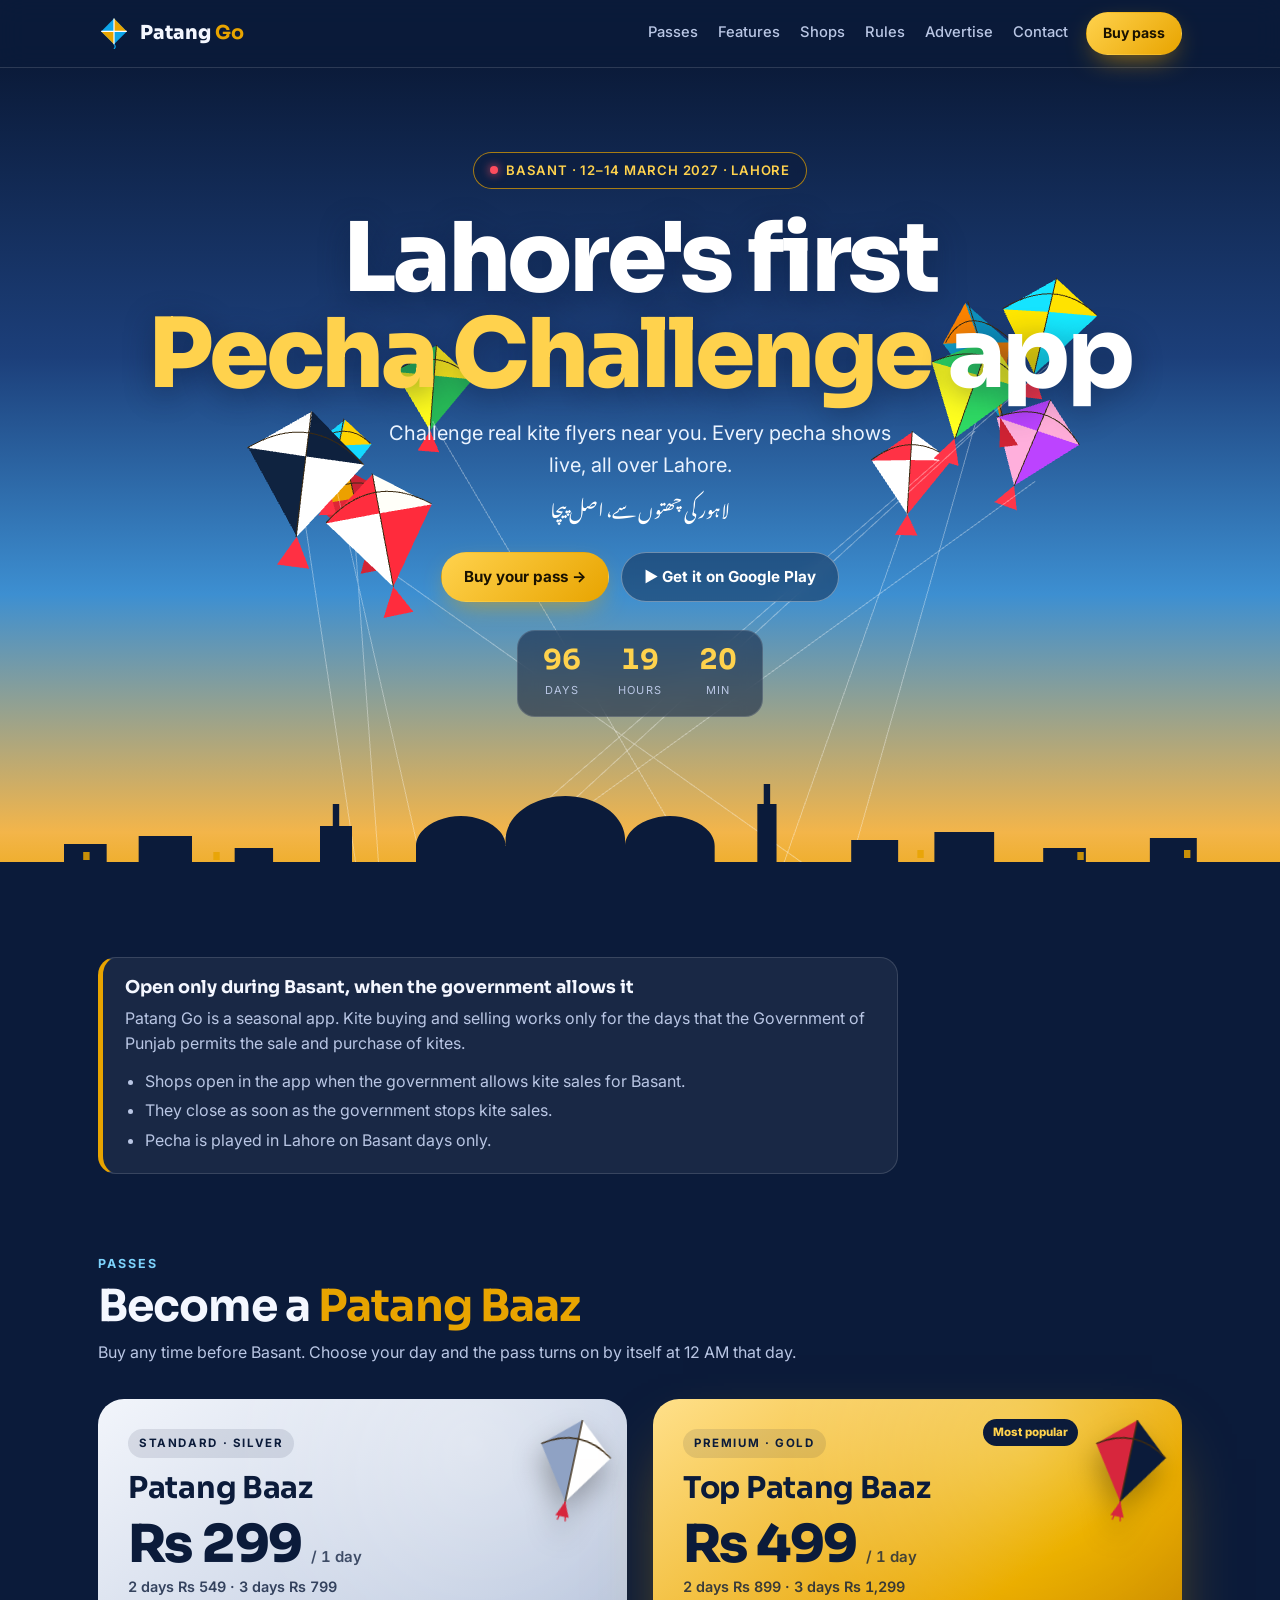
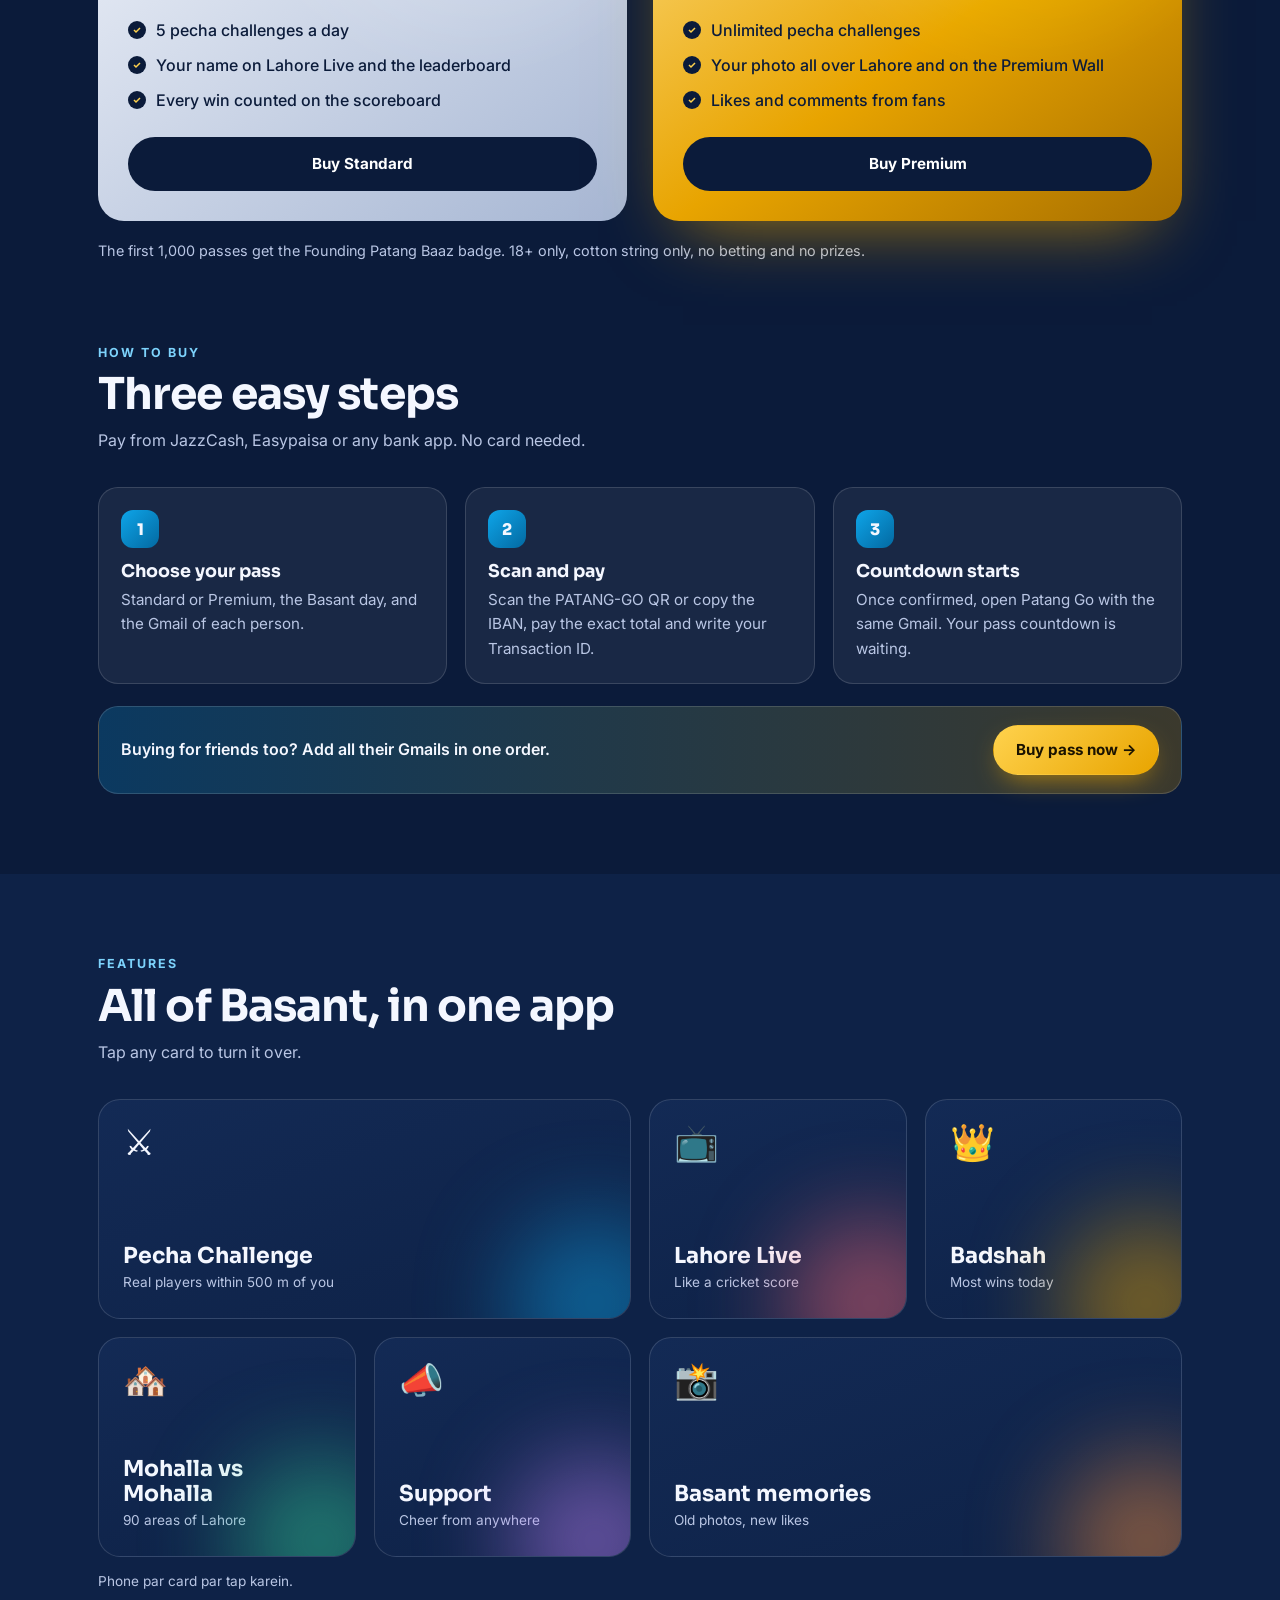
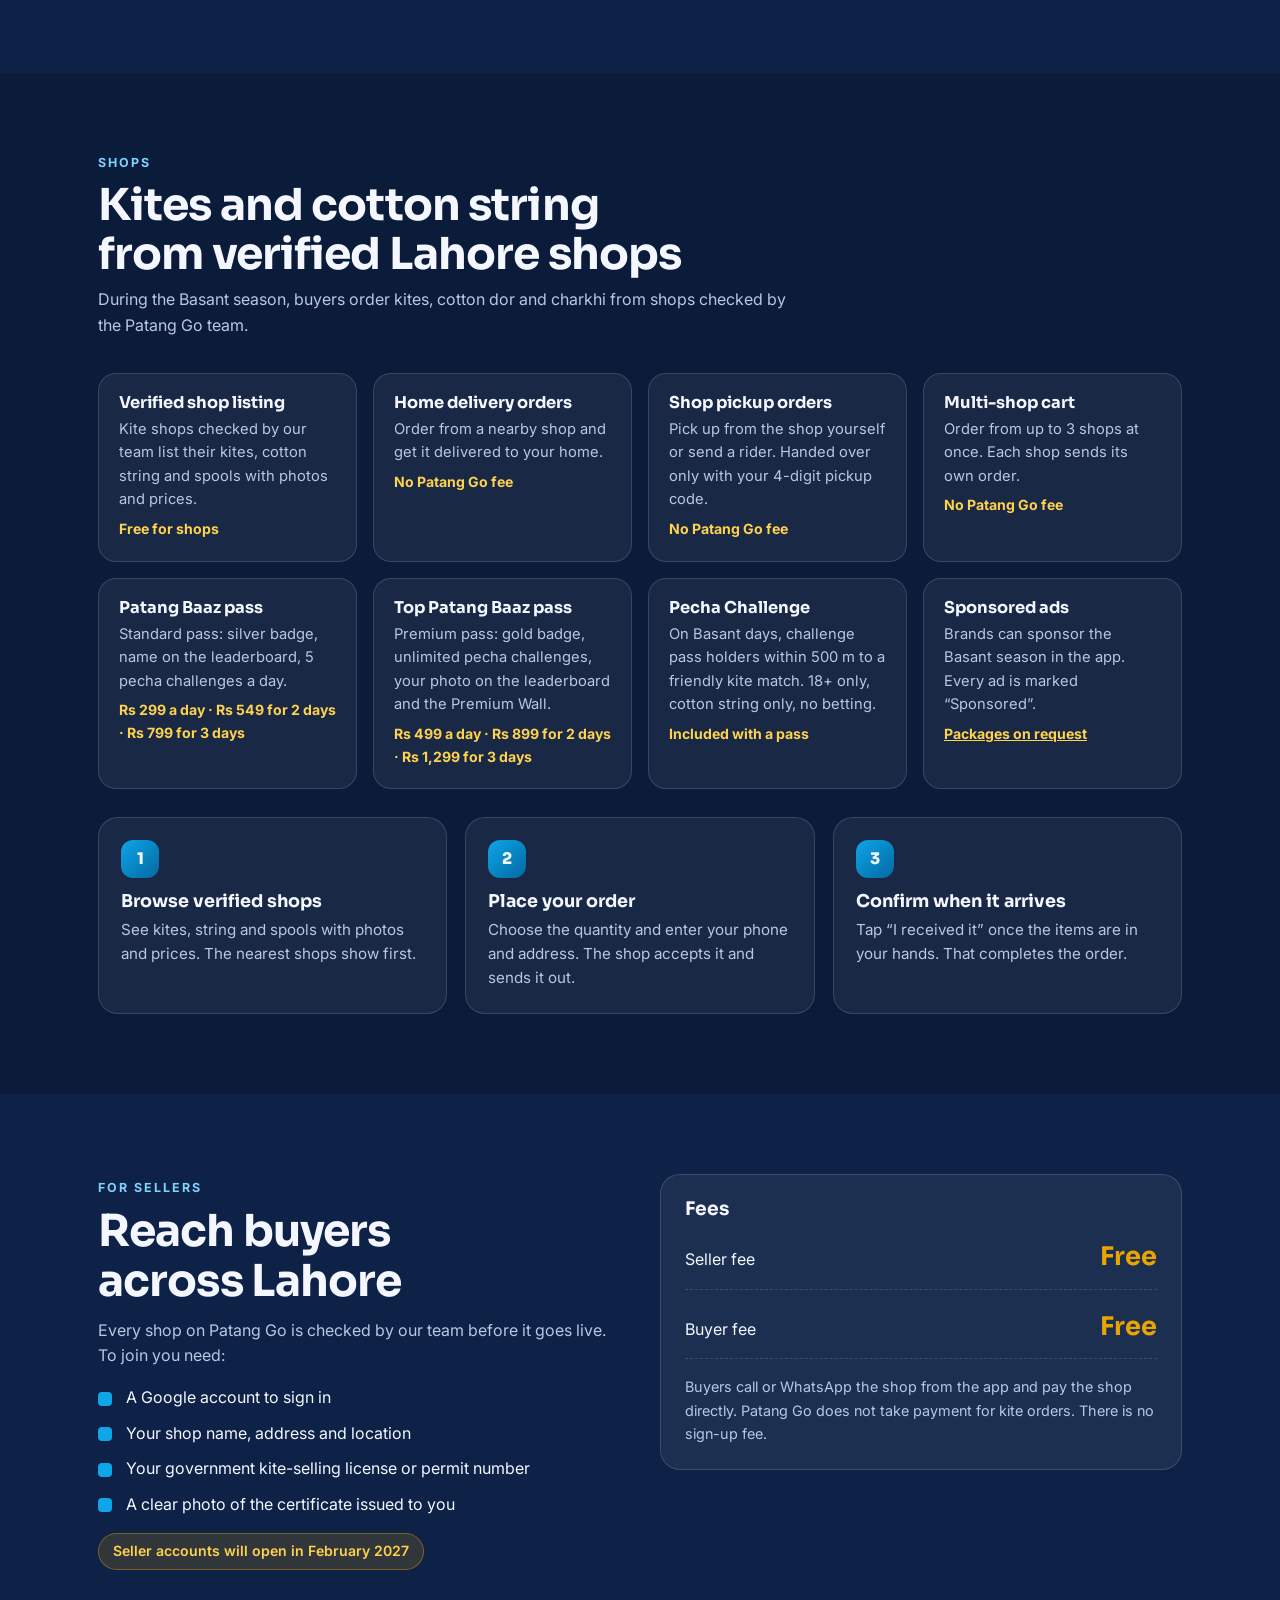
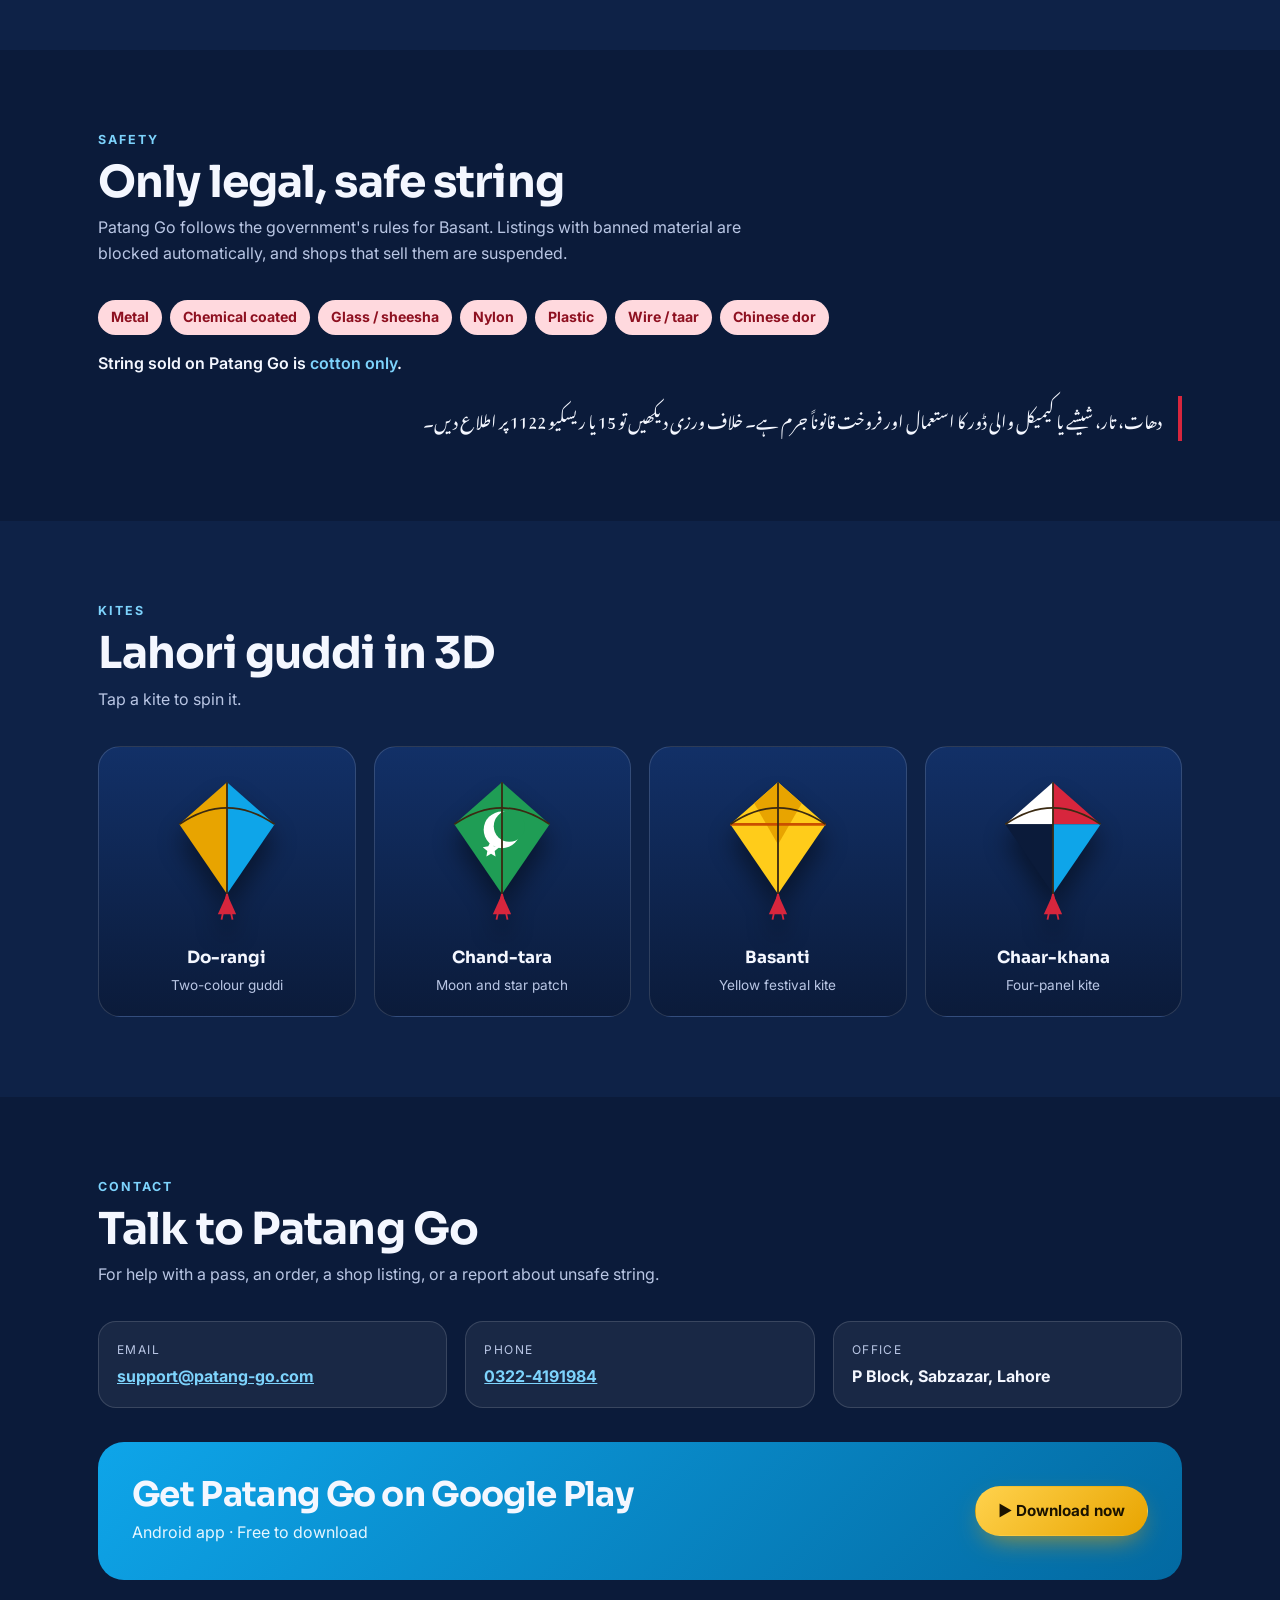
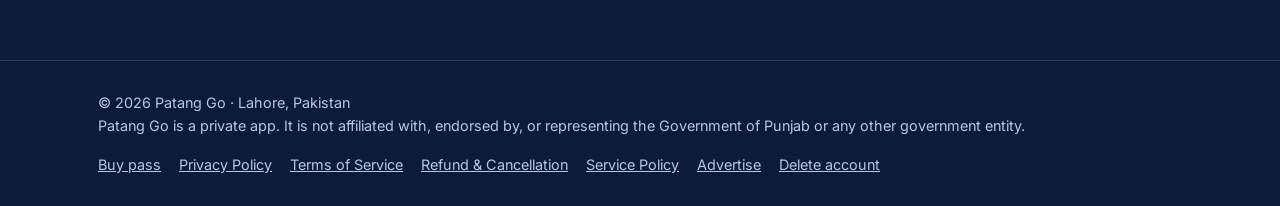
<file: index.html>
<!doctype html>
<html lang="en">
<head>
<meta charset="utf-8">
<meta name="viewport" content="width=device-width, initial-scale=1, viewport-fit=cover">
<title>Patang Go</title>
<meta name="description" content="Patang Go: Lahore's first Pecha Challenge app for Basant. Buy your Patang Baaz pass, follow every pecha live, and order kites and cotton string from verified Lahore shops.">
<!-- Launch tak Google search se chhupi: launch par ye line hata dein -->
<meta name="robots" content="noindex, nofollow">
<meta name="theme-color" content="#0B1B3A">
<link rel="preconnect" href="https://fonts.googleapis.com">
<link rel="preconnect" href="https://fonts.gstatic.com" crossorigin>
<link rel="stylesheet" href="https://fonts.googleapis.com/css2?family=Sora:wght@600;700;800&family=Inter:wght@400;500;600;700&family=Noto+Nastaliq+Urdu:wght@500&display=swap">
<style>
/* Layout: sticky glass nav; dusk Lahore sky hero (blue to gold) with 3D kites over a rooftop
   skyline; then passes, how to buy, features, shops, sellers, rules, kites, contact on navy. */
:root{
  --sky:#0EA5E9; --sky-soft:#7DD3FC; --gold:#E8A400; --gold-soft:#FFD24D;
  --navy:#0B1B3A; --navy2:#132A55; --navy3:#0E2247;
  --cream:#FFF6DF; --ink:#F4F7FF; --muted:#B9C6E4; --line:rgba(255,255,255,.14); --glass:rgba(255,255,255,.06);
  --red:#D7263D; --red-soft:#FFD9DE; --on-gold:#1A1200;
  --display:'Sora','Segoe UI',system-ui,sans-serif; --body:'Inter','Segoe UI',system-ui,sans-serif;
  --urdu:'Noto Nastaliq Urdu','Jameel Noori Nastaleeq',serif;
  color-scheme:dark;
}
*,*::before,*::after{box-sizing:border-box}
html{scroll-behavior:smooth}
body{margin:0;background:var(--navy);color:var(--ink);font-family:var(--body);font-size:16px;line-height:1.6;overflow-x:hidden}
img{max-width:100%;display:block}
a{color:inherit}
p{margin:0}
h1,h2,h3,h4{font-family:var(--display);line-height:1.12;margin:0;text-wrap:balance}
.wrap{max-width:1120px;margin:0 auto;padding-left:max(18px,env(safe-area-inset-left,0px));padding-right:max(18px,env(safe-area-inset-right,0px))}
a:focus-visible,button:focus-visible{outline:3px solid var(--gold-soft);outline-offset:3px}

/* NAV */
.top{position:sticky;top:0;z-index:20;background:rgba(11,27,58,.72);backdrop-filter:blur(14px);-webkit-backdrop-filter:blur(14px);border-bottom:1px solid var(--line);padding-top:env(safe-area-inset-top,0px)}
.top .wrap{display:flex;align-items:center;gap:18px;padding-block:12px}
.brand{display:flex;align-items:center;gap:10px;text-decoration:none}
.brand svg{width:32px;height:32px;flex:none}
.brand span{font-family:var(--display);font-weight:800;font-size:1.2rem}
.brand b{color:var(--gold)}
.nav{display:flex;gap:20px;margin-left:auto;font-size:.92rem}
.nav a{color:var(--muted);text-decoration:none;font-weight:500}
.nav a:hover{color:var(--ink)}
@media (max-width:900px){.nav{display:none}.top .btn{margin-left:auto}}

.btn{display:inline-flex;align-items:center;justify-content:center;gap:8px;border-radius:999px;font-weight:700;text-decoration:none;padding:12px 22px;font-size:.95rem;border:1.5px solid transparent;white-space:nowrap;transition:transform .15s,box-shadow .2s}
.btn:hover{transform:translateY(-1px)}
.btn-gold{background:linear-gradient(135deg,var(--gold-soft),var(--gold));color:var(--on-gold);box-shadow:0 10px 28px -10px rgba(232,164,0,.8)}
.btn-ghost{background:rgba(11,27,58,.45);border-color:rgba(255,255,255,.35);color:#fff;backdrop-filter:blur(6px)}
.btn-navy{background:var(--navy);color:#fff}
.btn-sm{padding:9px 16px;font-size:.88rem}

/* HERO */
.hero{position:relative;overflow:hidden;min-height:640px;background:linear-gradient(180deg,#0B1B3A 0%,#1C3F7A 34%,#3D8FD1 62%,#F3B54A 90%,#E8A400 100%)}
#sky{position:absolute;inset:0;width:100%;height:100%;display:block}
.skyline{position:absolute;left:0;right:0;bottom:-1px;width:100%;height:160px;display:block;pointer-events:none}
.hero-text{position:relative;z-index:2;padding-block:84px 200px;text-align:center;pointer-events:none}
.chip{display:inline-flex;gap:8px;align-items:center;background:rgba(11,27,58,.55);border:1px solid rgba(232,164,0,.7);color:var(--gold-soft);font-weight:600;font-size:.82rem;letter-spacing:.06em;text-transform:uppercase;padding:7px 16px;border-radius:999px;backdrop-filter:blur(6px)}
.chip i{width:8px;height:8px;border-radius:50%;background:#ff4d5e;box-shadow:0 0 10px #ff4d5e}
.hero h1{font-weight:800;font-size:clamp(44px,9vw,96px);letter-spacing:-.035em;line-height:1;margin:22px 0 14px;color:#fff;text-shadow:0 6px 30px rgba(11,27,58,.45)}
.hero h1 em{font-style:normal;color:var(--gold-soft)}
.hero .tag{font-size:clamp(16px,2.2vw,20px);max-width:40ch;margin:0 auto;color:#EAF3FF}
.urdu{font-family:var(--urdu);direction:rtl;line-height:2.2}
.hero .urdu{font-size:18px;margin-top:6px;color:#fff}
.hero-cta{pointer-events:auto;display:flex;gap:12px;justify-content:center;flex-wrap:wrap;margin-top:26px}
.count{pointer-events:auto;display:inline-flex;gap:2px;margin-top:28px;background:rgba(11,27,58,.55);border:1px solid var(--line);border-radius:18px;padding:6px;backdrop-filter:blur(10px)}
.count div{padding:8px 16px;min-width:76px}
.count b{display:block;font-family:var(--display);font-size:28px;line-height:1.1;color:var(--gold-soft);font-variant-numeric:tabular-nums}
.count small{font-size:11px;letter-spacing:.1em;text-transform:uppercase;color:var(--muted)}

/* SECTIONS */
section.band{padding-block:80px}
section.alt{background:var(--navy3)}
.head{display:grid;gap:8px;margin-bottom:34px;max-width:44rem}
.eyebrow{font-size:.78rem;letter-spacing:.16em;text-transform:uppercase;color:var(--sky-soft);font-weight:700}
h2{font-size:clamp(30px,4.6vw,44px);letter-spacing:-.02em}
h2 em{font-style:normal;color:var(--gold)}
.head p{color:var(--muted)}

/* Season notice */
.season{border:1px solid var(--line);border-left:5px solid var(--gold);border-radius:18px;padding:20px 22px;background:var(--glass);display:grid;gap:8px;max-width:50rem}
.season h3{font-size:1.1rem}
.season p,.season li{color:var(--muted)}
.season ul{margin:4px 0 0;padding-left:20px;display:grid;gap:4px}

/* PASSES */
.passes{display:grid;grid-template-columns:repeat(auto-fit,minmax(min(100%,320px),1fr));gap:26px;perspective:1200px}
.tilt{position:relative;border-radius:26px;padding:30px;color:var(--navy);transform-style:preserve-3d;transition:transform .15s ease-out;min-width:0;overflow:hidden}
.tilt.std{background:linear-gradient(145deg,#F2F5FB,#A6B6D3)}
.tilt.prem{background:linear-gradient(145deg,#FFE08A,#E8A400 55%,#A76F00);box-shadow:0 30px 70px -30px rgba(232,164,0,.7)}
.tilt .shine{position:absolute;inset:0;pointer-events:none;background:radial-gradient(circle at var(--mx,70%) var(--my,10%),rgba(255,255,255,.6),transparent 45%);mix-blend-mode:soft-light}
.tilt .lift{position:relative;transform:translateZ(40px)}
.tier{display:inline-block;font-size:.72rem;font-weight:700;letter-spacing:.14em;text-transform:uppercase;padding:5px 11px;border-radius:999px;background:rgba(11,27,58,.1)}
.tilt h3{font-size:30px;margin-top:14px;letter-spacing:-.01em}
.price{font-family:var(--display);font-size:52px;font-weight:800;line-height:1;margin:14px 0 4px;letter-spacing:-.03em;font-variant-numeric:tabular-nums}
.price small{font-size:15px;font-family:var(--body);font-weight:600;letter-spacing:0;opacity:.75}
.more{font-size:.9rem;font-weight:600;opacity:.8;font-variant-numeric:tabular-nums}
.tilt ul{list-style:none;padding:0;margin:20px 0 24px;display:grid;gap:9px}
.tilt li{display:flex;gap:10px;align-items:flex-start;font-weight:500}
.tilt li::before{content:"";flex:none;width:18px;height:18px;margin-top:3px;border-radius:50%;background:var(--navy) url("data:image/svg+xml,%3Csvg xmlns='http://www.w3.org/2000/svg' viewBox='0 0 24 24'%3E%3Cpath d='M6 12l4 4 8-8' stroke='%23FFD24D' stroke-width='3' fill='none'/%3E%3C/svg%3E") center/12px no-repeat}
.tilt .btn{width:100%;padding:14px}
.mini{position:absolute;right:14px;top:16px;width:82px;transform:translateZ(70px) rotate(12deg);filter:drop-shadow(0 14px 14px rgba(0,0,0,.3))}
.pop{position:absolute;top:20px;right:104px;font-size:.72rem;font-weight:800;background:var(--navy);color:var(--gold-soft);padding:4px 10px;border-radius:999px}
.pass-note{margin-top:18px;color:var(--muted);font-size:.9rem}

/* HOW TO BUY */
.steps{display:grid;grid-template-columns:repeat(3,minmax(0,1fr));gap:18px;list-style:none;margin:0;padding:0;counter-reset:s}
.steps li{background:var(--glass);border:1px solid var(--line);border-radius:20px;padding:22px;min-width:0;counter-increment:s}
.steps li::before{content:counter(s);font-family:var(--display);font-weight:800;width:38px;height:38px;border-radius:12px;display:grid;place-items:center;background:linear-gradient(135deg,var(--sky),#0369A1);margin-bottom:14px}
.steps h3{font-size:1.1rem;margin-bottom:6px}
.steps p{color:var(--muted);font-size:.95rem}
.buybar{margin-top:22px;display:flex;flex-wrap:wrap;gap:12px;align-items:center;justify-content:space-between;background:linear-gradient(90deg,rgba(14,165,233,.22),rgba(232,164,0,.22));border:1px solid var(--line);border-radius:20px;padding:18px 22px}
.buybar p{font-weight:600}

/* FEATURES (flip) */
.bento{display:grid;grid-template-columns:repeat(4,minmax(0,1fr));grid-auto-rows:220px;gap:18px}
.flip{perspective:1000px;cursor:pointer;background:none;border:0;padding:0;color:inherit;font:inherit;text-align:left;min-width:0}
.flip.wide{grid-column:span 2}
.flip .in{display:block;position:relative;width:100%;height:100%;transform-style:preserve-3d;transition:transform .8s cubic-bezier(.2,.8,.2,1)}
.flip:hover .in,.flip.on .in{transform:rotateY(180deg)}
.face{position:absolute;inset:0;border-radius:22px;padding:24px;backface-visibility:hidden;-webkit-backface-visibility:hidden;display:flex;flex-direction:column;justify-content:space-between;overflow:hidden}
.front{background:linear-gradient(160deg,var(--navy2),var(--navy3));border:1px solid var(--line)}
.front::after{content:"";position:absolute;width:170px;height:170px;right:-50px;bottom:-70px;border-radius:50%;background:var(--c,var(--sky));filter:blur(48px);opacity:.5}
.ico{font-size:36px;line-height:1}
.ft{display:block;font-family:var(--display);font-weight:700;font-size:22px;line-height:1.15}
.fp{display:block}
.front .fp{margin-top:4px;color:var(--muted);font-size:.85rem}
.back{background:var(--c,var(--sky));color:var(--navy);transform:rotateY(180deg)}
.back .fp{font-weight:600}
.hint{font-size:.85rem;color:var(--muted);margin-top:14px}

/* SHOPS / services */
.services{display:grid;grid-template-columns:repeat(4,minmax(0,1fr));gap:16px;margin:0;padding:0;list-style:none}
.services li{border:1px solid var(--line);background:var(--glass);border-radius:18px;padding:20px;display:grid;gap:6px;align-content:start;min-width:0}
.services h3{font-size:1.02rem}
.services p{color:var(--muted);font-size:.92rem}
.services .tagp{font-weight:700;color:var(--gold-soft);font-size:.88rem}
.services .tagp a{color:var(--gold-soft)}
.order-steps{margin-top:28px}

/* SELLERS */
.split{display:grid;grid-template-columns:1fr 1fr;gap:40px;align-items:start}
.split>*{min-width:0}
.checklist{list-style:none;padding:0;margin:16px 0 0;display:grid;gap:10px}
.checklist li{padding-left:28px;position:relative}
.checklist li::before{content:"";position:absolute;left:0;top:.42em;width:14px;height:14px;border-radius:4px;background:var(--sky)}
.fees{border:1px solid var(--line);border-radius:20px;padding:24px;display:grid;gap:16px;background:var(--glass)}
.fee-row{display:flex;justify-content:space-between;align-items:baseline;gap:16px;border-bottom:1px dashed var(--line);padding-bottom:12px}
.fee-row strong{font-family:var(--display);font-size:1.6rem;color:var(--gold)}
.fees .note{font-size:.9rem;color:var(--muted)}
.soon{display:inline-block;margin-top:16px;font-size:.88rem;background:rgba(232,164,0,.16);color:var(--gold-soft);border:1px solid rgba(232,164,0,.4);border-radius:999px;padding:6px 14px;font-weight:600}

/* RULES */
.banned{display:flex;flex-wrap:wrap;gap:8px}
.banned span{background:var(--red-soft);color:#8E1020;font-weight:700;font-size:.88rem;padding:6px 13px;border-radius:999px}
.allowed{margin-top:16px;font-weight:600}
.allowed em{font-style:normal;color:var(--sky-soft)}
.notice{margin-top:20px;border-right:4px solid var(--red);padding:4px 16px 4px 0;font-size:1.05rem}

/* KITES */
.gallery{display:grid;grid-template-columns:repeat(4,minmax(0,1fr));gap:18px}
.kcard{background:linear-gradient(180deg,#123067,var(--navy));border:1px solid var(--line);border-radius:22px;padding:18px;text-align:center;perspective:700px;min-width:0}
.kcard .stage{height:170px;display:grid;place-items:center}
.kcard svg{width:110px;height:150px;transform-style:preserve-3d;animation:sway 5s ease-in-out infinite;filter:drop-shadow(0 16px 12px rgba(0,0,0,.45))}
.kcard:nth-child(2) svg{animation-delay:-1.2s}.kcard:nth-child(3) svg{animation-delay:-2.4s}.kcard:nth-child(4) svg{animation-delay:-3.6s}
.kcard:hover svg{animation:spin 1.4s linear infinite}
.kcard b{font-family:var(--display);font-size:1.05rem;display:block;margin-top:10px}
.kcard span{font-size:.85rem;color:var(--muted)}
@keyframes sway{0%,100%{transform:rotateY(-28deg) rotateZ(-6deg) translateY(0)}50%{transform:rotateY(28deg) rotateZ(6deg) translateY(-10px)}}
@keyframes spin{to{transform:rotateY(360deg)}}

/* CONTACT */
.contact{display:grid;grid-template-columns:repeat(3,minmax(0,1fr));gap:18px}
.contact div{display:grid;gap:4px;min-width:0;background:var(--glass);border:1px solid var(--line);border-radius:18px;padding:18px}
.contact .label{font-size:.75rem;color:var(--muted);text-transform:uppercase;letter-spacing:.12em}
.contact .value{font-weight:700;overflow-wrap:anywhere;user-select:all}
.contact a{color:var(--sky-soft)}

/* APP BAND */
.appband{background:linear-gradient(135deg,var(--sky),#0369A1);border-radius:26px;padding:34px;display:flex;flex-wrap:wrap;gap:20px;align-items:center;justify-content:space-between}
.appband h2{font-size:clamp(24px,3.6vw,34px)}
.appband p{color:#E6F6FF;margin-top:6px}

footer{border-top:1px solid var(--line);padding-block:30px;font-size:.9rem;color:var(--muted)}
footer .wrap{display:flex;justify-content:space-between;gap:16px;flex-wrap:wrap}
footer nav{display:flex;gap:18px;flex-wrap:wrap}
footer a{color:var(--muted)}
footer a:hover{color:var(--ink)}

@media (max-width:900px){
  .bento{grid-template-columns:repeat(2,minmax(0,1fr))}
  .services,.gallery{grid-template-columns:repeat(2,minmax(0,1fr))}
  .steps,.split,.contact{grid-template-columns:1fr}
  section.band{padding-block:60px}
}
@media (max-width:520px){
  .bento{grid-template-columns:1fr;grid-auto-rows:170px}.flip.wide{grid-column:auto}
  .services{grid-template-columns:1fr}
  .hero-text{padding-block:60px 180px}
  .pop{right:96px}
}
@media (prefers-reduced-motion:reduce){
  html{scroll-behavior:auto}
  .kcard svg,.kcard:hover svg{animation:none}
  .flip .in,.tilt,.btn{transition:none}
}
</style>
</head>
<body>
<header class="top">
  <div class="wrap">
    <a class="brand" href="./"><svg viewBox="0 0 40 40" aria-hidden="true"><path d="M20 2 L36 18 L20 34 L4 18 Z" fill="#0EA5E9"/><path d="M20 2 L36 18 L20 18 Z" fill="#E8A400"/><path d="M4 18 L20 18 L20 34 Z" fill="#E8A400"/><path d="M20 2 V34 M4 18 H36" stroke="#fff" stroke-width="1.5"/><path d="M20 34 q3 3 0 6" stroke="#0EA5E9" stroke-width="1.5" fill="none"/></svg><span>Patang <b>Go</b></span></a>
    <nav class="nav" aria-label="Main">
      <a href="#passes">Passes</a>
      <a href="#features">Features</a>
      <a href="#shops">Shops</a>
      <a href="#rules">Rules</a>
      <a href="advertise.html">Advertise</a>
      <a href="#contact">Contact</a>
    </nav>
    <a class="btn btn-gold btn-sm" href="pass.html">Buy pass</a>
  </div>
</header>

<main>
<section class="hero" id="top">
  <canvas id="sky" aria-hidden="true"></canvas>
  <svg class="skyline" viewBox="0 0 1200 160" preserveAspectRatio="none" aria-hidden="true">
    <path fill="#0B1B3A" d="M0 160V104h60V86h40v18h30V78h50v26h40V90h36v14h44V68h12V46h6v22h12v36h60V88c0-18 22-30 42-30s42 12 42 30v-6c0-26 28-44 56-44s56 18 56 44v6c0-18 22-30 42-30s42 12 42 30v16h40V46h6V26h6v20h6v58h70V82h44v22h34V74h56v30h46V90h40v14h60V80h44v24H1200V160z"/>
    <g fill="#E8A400" opacity=".85"><rect x="78" y="94" width="6" height="8"/><rect x="200" y="94" width="6" height="8"/><rect x="860" y="92" width="6" height="8"/><rect x="1010" y="94" width="6" height="8"/><rect x="1110" y="92" width="6" height="8"/></g>
  </svg>
  <div class="wrap hero-text">
    <span class="chip"><i></i>Basant · 12–14 March 2027 · Lahore</span>
    <h1>Lahore's first<br><em>Pecha Challenge</em> app</h1>
    <p class="tag">Challenge real kite flyers near you. Every pecha shows live, all over Lahore.</p>
    <p class="urdu" lang="ur">لاہور کی چھتوں سے، اصل پیچا</p>
    <div class="hero-cta">
      <a class="btn btn-gold" href="pass.html">Buy your pass →</a>
      <a class="btn btn-ghost" href="https://play.google.com/store/apps/details?id=com.patanggo.patang_go" target="_blank" rel="noopener">▶ Get it on Google Play</a>
    </div>
    <div class="count" aria-label="Countdown to Basant">
      <div><b id="cd-d">–</b><small>days</small></div>
      <div><b id="cd-h">–</b><small>hours</small></div>
      <div><b id="cd-m">–</b><small>min</small></div>
    </div>
  </div>
</section>

<section class="band" id="season" style="padding-block:40px 0">
  <div class="wrap">
    <div class="season" role="note" aria-label="Season notice">
      <h3>Open only during Basant, when the government allows it</h3>
      <p>Patang Go is a seasonal app. Kite buying and selling works only for the days that the
        Government of Punjab permits the sale and purchase of kites.</p>
      <ul>
        <li>Shops open in the app when the government allows kite sales for Basant.</li>
        <li>They close as soon as the government stops kite sales.</li>
        <li>Pecha is played in Lahore on Basant days only.</li>
      </ul>
    </div>
  </div>
</section>

<section class="band" id="passes">
  <div class="wrap">
    <div class="head">
      <span class="eyebrow">Passes</span>
      <h2>Become a <em>Patang Baaz</em></h2>
      <p>Buy any time before Basant. Choose your day and the pass turns on by itself at 12 AM that day.</p>
    </div>
    <div class="passes">
      <article class="tilt std">
        <div class="shine"></div>
        <svg class="mini" viewBox="0 0 120 160" aria-hidden="true"><use href="#kite-silver"/></svg>
        <div class="lift">
          <span class="tier">Standard · Silver</span>
          <h3>Patang Baaz</h3>
          <div class="price">Rs 299 <small>/ 1 day</small></div>
          <div class="more">2 days Rs 549 · 3 days Rs 799</div>
          <ul><li>5 pecha challenges a day</li><li>Your name on Lahore Live and the leaderboard</li><li>Every win counted on the scoreboard</li></ul>
          <a class="btn btn-navy" href="pass.html">Buy Standard</a>
        </div>
      </article>
      <article class="tilt prem">
        <div class="shine"></div>
        <span class="pop">Most popular</span>
        <svg class="mini" viewBox="0 0 120 160" aria-hidden="true"><use href="#kite-gold"/></svg>
        <div class="lift">
          <span class="tier">Premium · Gold</span>
          <h3>Top Patang Baaz</h3>
          <div class="price">Rs 499 <small>/ 1 day</small></div>
          <div class="more">2 days Rs 899 · 3 days Rs 1,299</div>
          <ul><li>Unlimited pecha challenges</li><li>Your photo all over Lahore and on the Premium Wall</li><li>Likes and comments from fans</li></ul>
          <a class="btn btn-navy" href="pass.html">Buy Premium</a>
        </div>
      </article>
    </div>
    <p class="pass-note">The first 1,000 passes get the Founding Patang Baaz badge. 18+ only, cotton string only, no betting and no prizes.</p>
  </div>
</section>

<section class="band" style="padding-top:0">
  <div class="wrap">
    <div class="head">
      <span class="eyebrow">How to buy</span>
      <h2>Three easy steps</h2>
      <p>Pay from JazzCash, Easypaisa or any bank app. No card needed.</p>
    </div>
    <ol class="steps">
      <li><h3>Choose your pass</h3><p>Standard or Premium, the Basant day, and the Gmail of each person.</p></li>
      <li><h3>Scan and pay</h3><p>Scan the PATANG-GO QR or copy the IBAN, pay the exact total and write your Transaction ID.</p></li>
      <li><h3>Countdown starts</h3><p>Once confirmed, open Patang Go with the same Gmail. Your pass countdown is waiting.</p></li>
    </ol>
    <div class="buybar"><p>Buying for friends too? Add all their Gmails in one order.</p><a class="btn btn-gold" href="pass.html">Buy pass now →</a></div>
  </div>
</section>

<section class="band alt" id="features">
  <div class="wrap">
    <div class="head">
      <span class="eyebrow">Features</span>
      <h2>All of Basant, in one app</h2>
      <p>Tap any card to turn it over.</p>
    </div>
    <div class="bento">
      <button class="flip wide" type="button" style="--c:#0EA5E9"><span class="in">
        <span class="face front"><span class="ico">⚔️</span><span><span class="ft">Pecha Challenge</span><span class="fp">Real players within 500 m of you</span></span></span>
        <span class="face back"><span class="ft">Pecha Challenge</span><span class="fp">See players near you, send a challenge, write the same number on both kites and fly. Whoever cuts the kite wins.</span></span>
      </span></button>
      <button class="flip" type="button" style="--c:#FF6B7A"><span class="in">
        <span class="face front"><span class="ico">📺</span><span><span class="ft">Lahore Live</span><span class="fp">Like a cricket score</span></span></span>
        <span class="face back"><span class="ft">Lahore Live</span><span class="fp">Who is playing, who won, and the Badshah of the day, for everyone in Pakistan.</span></span>
      </span></button>
      <button class="flip" type="button" style="--c:#E8A400"><span class="in">
        <span class="face front"><span class="ico">👑</span><span><span class="ft">Badshah</span><span class="fp">Most wins today</span></span></span>
        <span class="face back"><span class="ft">Badshah</span><span class="fp">Lahore ka Badshah and Basant ka Badshah, with photo.</span></span>
      </span></button>
      <button class="flip" type="button" style="--c:#34D399"><span class="in">
        <span class="face front"><span class="ico">🏘️</span><span><span class="ft">Mohalla vs Mohalla</span><span class="fp">90 areas of Lahore</span></span></span>
        <span class="face back"><span class="ft">Mohalla vs Mohalla</span><span class="fp">Your wins count for your mohalla. Share your mohalla card.</span></span>
      </span></button>
      <button class="flip" type="button" style="--c:#C084FC"><span class="in">
        <span class="face front"><span class="ico">📣</span><span><span class="ft">Support</span><span class="fp">Cheer from anywhere</span></span></span>
        <span class="face back"><span class="ft">Support</span><span class="fp">Pick a side in a live match, like and comment, become Top Supporter.</span></span>
      </span></button>
      <button class="flip wide" type="button" style="--c:#FB923C"><span class="in">
        <span class="face front"><span class="ico">📸</span><span><span class="ft">Basant memories</span><span class="fp">Old photos, new likes</span></span></span>
        <span class="face back"><span class="ft">Basant memories</span><span class="fp">Share your old Basant photos with all of Lahore and get likes and comments.</span></span>
      </span></button>
    </div>
    <p class="hint">Phone par card par tap karein.</p>
  </div>
</section>

<section class="band" id="shops">
  <div class="wrap">
    <div class="head">
      <span class="eyebrow">Shops</span>
      <h2>Kites and cotton string from verified Lahore shops</h2>
      <p>During the Basant season, buyers order kites, cotton dor and charkhi from shops checked by the Patang Go team.</p>
    </div>
    <ul class="services">
      <li><h3>Verified shop listing</h3><p>Kite shops checked by our team list their kites, cotton string and spools with photos and prices.</p><span class="tagp">Free for shops</span></li>
      <li><h3>Home delivery orders</h3><p>Order from a nearby shop and get it delivered to your home.</p><span class="tagp">No Patang Go fee</span></li>
      <li><h3>Shop pickup orders</h3><p>Pick up from the shop yourself or send a rider. Handed over only with your 4-digit pickup code.</p><span class="tagp">No Patang Go fee</span></li>
      <li><h3>Multi-shop cart</h3><p>Order from up to 3 shops at once. Each shop sends its own order.</p><span class="tagp">No Patang Go fee</span></li>
      <li><h3>Patang Baaz pass</h3><p>Standard pass: silver badge, name on the leaderboard, 5 pecha challenges a day.</p><span class="tagp">Rs 299 a day · Rs 549 for 2 days · Rs 799 for 3 days</span></li>
      <li><h3>Top Patang Baaz pass</h3><p>Premium pass: gold badge, unlimited pecha challenges, your photo on the leaderboard and the Premium Wall.</p><span class="tagp">Rs 499 a day · Rs 899 for 2 days · Rs 1,299 for 3 days</span></li>
      <li><h3>Pecha Challenge</h3><p>On Basant days, challenge pass holders within 500 m to a friendly kite match. 18+ only, cotton string only, no betting.</p><span class="tagp">Included with a pass</span></li>
      <li><h3>Sponsored ads</h3><p>Brands can sponsor the Basant season in the app. Every ad is marked “Sponsored”.</p><span class="tagp"><a href="advertise.html">Packages on request</a></span></li>
    </ul>
    <div class="order-steps">
      <ol class="steps">
        <li><h3>Browse verified shops</h3><p>See kites, string and spools with photos and prices. The nearest shops show first.</p></li>
        <li><h3>Place your order</h3><p>Choose the quantity and enter your phone and address. The shop accepts it and sends it out.</p></li>
        <li><h3>Confirm when it arrives</h3><p>Tap “I received it” once the items are in your hands. That completes the order.</p></li>
      </ol>
    </div>
  </div>
</section>

<section class="band alt" id="sellers">
  <div class="wrap split">
    <div>
      <span class="eyebrow">For sellers</span>
      <h2 style="margin-top:8px">Reach buyers across Lahore</h2>
      <p style="margin-top:12px;color:var(--muted)">Every shop on Patang Go is checked by our team before it goes live. To join you need:</p>
      <ul class="checklist">
        <li>A Google account to sign in</li>
        <li>Your shop name, address and location</li>
        <li>Your government kite-selling license or permit number</li>
        <li>A clear photo of the certificate issued to you</li>
      </ul>
      <span class="soon">Seller accounts will open in February 2027</span>
    </div>
    <div class="fees" role="group" aria-label="Fees">
      <h3>Fees</h3>
      <div class="fee-row"><span>Seller fee</span><strong>Free</strong></div>
      <div class="fee-row"><span>Buyer fee</span><strong>Free</strong></div>
      <p class="note">Buyers call or WhatsApp the shop from the app and pay the shop directly. Patang Go does not take payment for kite orders. There is no sign-up fee.</p>
    </div>
  </div>
</section>

<section class="band" id="rules">
  <div class="wrap">
    <div class="head">
      <span class="eyebrow">Safety</span>
      <h2>Only legal, safe string</h2>
      <p>Patang Go follows the government's rules for Basant. Listings with banned material are blocked automatically, and shops that sell them are suspended.</p>
    </div>
    <div class="banned" role="group" aria-label="Banned">
      <span>Metal</span><span>Chemical coated</span><span>Glass / sheesha</span><span>Nylon</span><span>Plastic</span><span>Wire / taar</span><span>Chinese dor</span>
    </div>
    <p class="allowed">String sold on Patang Go is <em>cotton only</em>.</p>
    <p class="urdu notice" lang="ur">دھات، تار، شیشے یا کیمیکل والی ڈور کا استعمال اور فروخت قانوناً جرم ہے۔ خلاف ورزی دیکھیں تو 15 یا ریسکیو 1122 پر اطلاع دیں۔</p>
  </div>
</section>

<section class="band alt" id="kites">
  <div class="wrap">
    <div class="head">
      <span class="eyebrow">Kites</span>
      <h2>Lahori guddi in 3D</h2>
      <p>Tap a kite to spin it.</p>
    </div>
    <div class="gallery">
      <div class="kcard"><div class="stage"><svg viewBox="0 0 120 160" aria-hidden="true"><use href="#kite-a"/></svg></div><b>Do-rangi</b><span>Two-colour guddi</span></div>
      <div class="kcard"><div class="stage"><svg viewBox="0 0 120 160" aria-hidden="true"><use href="#kite-b"/></svg></div><b>Chand-tara</b><span>Moon and star patch</span></div>
      <div class="kcard"><div class="stage"><svg viewBox="0 0 120 160" aria-hidden="true"><use href="#kite-c"/></svg></div><b>Basanti</b><span>Yellow festival kite</span></div>
      <div class="kcard"><div class="stage"><svg viewBox="0 0 120 160" aria-hidden="true"><use href="#kite-d"/></svg></div><b>Chaar-khana</b><span>Four-panel kite</span></div>
    </div>
  </div>
</section>

<section class="band" id="contact">
  <div class="wrap">
    <div class="head">
      <span class="eyebrow">Contact</span>
      <h2>Talk to Patang Go</h2>
      <p>For help with a pass, an order, a shop listing, or a report about unsafe string.</p>
    </div>
    <div class="contact">
      <div><span class="label">Email</span><span class="value"><a href="mailto:support@patang-go.com">support@patang-go.com</a></span></div>
      <div><span class="label">Phone</span><span class="value"><a href="tel:+923224191984">0322-4191984</a></span></div>
      <div><span class="label">Office</span><span class="value">P Block, Sabzazar, Lahore</span></div>
    </div>
    <div class="appband" style="margin-top:34px">
      <div><h2>Get Patang Go on Google Play</h2><p>Android app · Free to download</p></div>
      <a class="btn btn-gold" href="https://play.google.com/store/apps/details?id=com.patanggo.patang_go" target="_blank" rel="noopener">▶ Download now</a>
    </div>
  </div>
</section>
</main>

<footer>
  <div class="wrap">
    <span>© 2026 Patang Go · Lahore, Pakistan<br>
      Patang Go is a private app. It is not affiliated with, endorsed by, or representing the
      Government of Punjab or any other government entity.</span>
    <nav aria-label="Legal">
      <a href="pass.html">Buy pass</a>
      <a href="privacy.html">Privacy Policy</a>
      <a href="terms.html">Terms of Service</a>
      <a href="refund.html">Refund &amp; Cancellation</a>
      <a href="service.html">Service Policy</a>
      <a href="advertise.html">Advertise</a>
      <a href="delete-account.html">Delete account</a>
    </nav>
  </div>
</footer>

<svg width="0" height="0" style="position:absolute" aria-hidden="true">
  <defs>
    <g id="kite-lines"><path d="M60 6 V128" stroke="#3b2a12" stroke-width="2"/><path d="M8 52 Q60 16 112 52" stroke="#3b2a12" stroke-width="2" fill="none"/><path d="M60 128 L50 150 L70 150 Z" fill="#D7263D"/><path d="M60 128 L54 156 M60 128 L66 156" stroke="#D7263D" stroke-width="2"/></g>
    <symbol id="kite-a" viewBox="0 0 120 160"><path d="M60 6 L112 52 L60 128 Z" fill="#0EA5E9"/><path d="M60 6 L8 52 L60 128 Z" fill="#E8A400"/><use href="#kite-lines"/></symbol>
    <symbol id="kite-b" viewBox="0 0 120 160"><path d="M60 6 L112 52 L60 128 L8 52 Z" fill="#1f9d55"/><circle cx="60" cy="58" r="20" fill="#fff"/><circle cx="68" cy="54" r="17" fill="#1f9d55"/><path d="M48 70 l3 6 6 1 -5 4 1 6 -5 -3 -5 3 1 -6 -5 -4 6 -1z" fill="#fff"/><use href="#kite-lines"/></symbol>
    <symbol id="kite-c" viewBox="0 0 120 160"><path d="M60 6 L112 52 L60 128 L8 52 Z" fill="#ffcc1a"/><path d="M60 6 L86 29 L60 74 L34 29 Z" fill="#E8A400"/><path d="M8 52 L112 52" stroke="#c94f00" stroke-width="3"/><use href="#kite-lines"/></symbol>
    <symbol id="kite-d" viewBox="0 0 120 160"><path d="M60 6 L112 52 L60 52 Z" fill="#D7263D"/><path d="M60 6 L8 52 L60 52 Z" fill="#fff"/><path d="M8 52 L60 128 L60 52 Z" fill="#0B1B3A"/><path d="M112 52 L60 128 L60 52 Z" fill="#0EA5E9"/><use href="#kite-lines"/></symbol>
    <symbol id="kite-silver" viewBox="0 0 120 160"><path d="M60 6 L112 52 L60 128 Z" fill="#fff"/><path d="M60 6 L8 52 L60 128 Z" fill="#8FA2C4"/><use href="#kite-lines"/></symbol>
    <symbol id="kite-gold" viewBox="0 0 120 160"><path d="M60 6 L112 52 L60 128 Z" fill="#0B1B3A"/><path d="M60 6 L8 52 L60 128 Z" fill="#D7263D"/><use href="#kite-lines"/></symbol>
  </defs>
</svg>

<script src="js/three.min.js" defer></script>
<script>
document.addEventListener('DOMContentLoaded', function(){
  var reduce = window.matchMedia('(prefers-reduced-motion: reduce)').matches;

  /* Basant countdown: 12 March 2027, 00:00 Pakistan time */
  var target = Date.UTC(2027, 2, 11, 19, 0, 0);
  function tick(){
    var s = Math.max(0, Math.floor((target - Date.now()) / 1000));
    document.getElementById('cd-d').textContent = Math.floor(s / 86400);
    document.getElementById('cd-h').textContent = Math.floor(s % 86400 / 3600);
    document.getElementById('cd-m').textContent = Math.floor(s % 3600 / 60);
  }
  tick(); setInterval(tick, 30000);

  /* pass cards tilt */
  document.querySelectorAll('.tilt').forEach(function(card){
    card.addEventListener('pointermove', function(e){
      if (reduce || e.pointerType === 'touch') return;
      var r = card.getBoundingClientRect();
      var px = (e.clientX - r.left) / r.width, py = (e.clientY - r.top) / r.height;
      card.style.transform = 'rotateY(' + ((px - .5) * 16) + 'deg) rotateX(' + ((.5 - py) * 12) + 'deg)';
      card.style.setProperty('--mx', px * 100 + '%'); card.style.setProperty('--my', py * 100 + '%');
    });
    card.addEventListener('pointerleave', function(){ card.style.transform = ''; });
  });

  /* feature cards flip on tap */
  document.querySelectorAll('.flip').forEach(function(b){
    b.addEventListener('click', function(){ b.classList.toggle('on'); });
  });

  /* 3D kites in the sky (skipped if WebGL or the library is missing) */
  function startSky(){
    if (!window.THREE) return;
    var canvas = document.getElementById('sky');
    var renderer;
    try { renderer = new THREE.WebGLRenderer({canvas: canvas, antialias: true, alpha: true}); }
    catch (err) { return; }
    renderer.setPixelRatio(Math.min(window.devicePixelRatio || 1, 2));
    var scene = new THREE.Scene();
    var camera = new THREE.PerspectiveCamera(50, 1, 0.1, 100);
    camera.position.set(0, 0, 14);
    scene.add(new THREE.AmbientLight(0xffffff, .65));
    var sun = new THREE.DirectionalLight(0xffe2a0, .9); sun.position.set(-4, -2, 6); scene.add(sun);

    var palettes = [[0x0EA5E9,0xE8A400],[0xD7263D,0xffffff],[0x1f9d55,0xffcc1a],[0x7b2ff7,0xff7ab6],[0xffffff,0x0B1B3A],[0xff8a00,0x0EA5E9],[0xE8A400,0xD7263D]];
    function tri(a, b, c, col){
      var geo = new THREE.BufferGeometry();
      geo.setAttribute('position', new THREE.Float32BufferAttribute(a.concat(b, c), 3));
      geo.computeVertexNormals();
      return new THREE.Mesh(geo, new THREE.MeshLambertMaterial({color: col, side: THREE.DoubleSide}));
    }
    function makeKite(c1, c2){
      var g = new THREE.Group();
      var T=[0,1.05,0], L=[-1,0.25,0], R=[1,0.25,0], B=[0,-1.2,0], C=[0,0.25,0.05];
      g.add(tri(T,L,C,c1), tri(T,C,R,c2), tri(L,B,C,c2), tri(C,B,R,c1));
      var stick = new THREE.LineBasicMaterial({color: 0x3b2a12});
      var bow = []; for (var i = 0; i <= 20; i++){ var x = -1 + i / 10; bow.push(new THREE.Vector3(x, 0.25 + 0.42 * (1 - x * x), 0.06)); }
      g.add(new THREE.Line(new THREE.BufferGeometry().setFromPoints(bow), stick));
      g.add(new THREE.Line(new THREE.BufferGeometry().setFromPoints([new THREE.Vector3(0,1.05,.06), new THREE.Vector3(0,-1.2,.06)]), stick));
      g.add(tri([0,-1.2,0], [-.28,-1.75,0], [.28,-1.75,0], 0xD7263D));
      return g;
    }
    var small = window.innerWidth < 600;
    var count = small ? 6 : 10, spread = small ? 9 : 22;
    var kites = [];
    var stringMat = new THREE.LineBasicMaterial({color: 0xffffff, transparent: true, opacity: .35});
    for (var i = 0; i < count; i++){
      var p = palettes[i % palettes.length];
      var k = makeKite(p[0], p[1]);
      var z = small ? -9 - Math.random() * 5 : -2 - Math.random() * 8;
      var side = i % 2 ? 1 : -1;
      var x = small ? side * (3.6 + Math.random() * 1.6) : side * (5.2 + Math.random() * (spread / 2 - 5.2));
      k.userData = {x: x, y: (small ? 3 : 1) + Math.random() * 4.5, z: z, ph: Math.random() * 6.28, sp: .4 + Math.random() * .5};
      k.scale.setScalar(small ? .6 + Math.random() * .3 : .75 + Math.random() * .5);
      var str = new THREE.Line(new THREE.BufferGeometry().setFromPoints([new THREE.Vector3(), new THREE.Vector3()]), stringMat);
      scene.add(str); k.userData.str = str;
      k.userData.anchor = new THREE.Vector3((Math.random() - .5) * 20, -9, z);
      scene.add(k); kites.push(k);
    }
    var mx = 0, my = 0;
    window.addEventListener('pointermove', function(e){ mx = e.clientX / window.innerWidth - .5; my = e.clientY / window.innerHeight - .5; });
    function size(){
      var w = canvas.clientWidth, h = canvas.clientHeight;
      if (!w || !h) return;
      renderer.setSize(w, h, false); camera.aspect = w / h; camera.updateProjectionMatrix();
    }
    size(); window.addEventListener('resize', size);
    var visible = true, running = false, clock = new THREE.Clock();
    function draw(){
      var t = clock.getElapsedTime();
      kites.forEach(function(k){
        var u = k.userData, s = reduce ? u.ph : t * u.sp + u.ph;
        k.position.set(u.x + Math.sin(s) * .8, u.y + Math.sin(s * 1.7) * .35, u.z);
        k.rotation.set(Math.sin(s * 1.3) * .25, Math.sin(s) * .55, Math.sin(s * .9) * .35);
        var pos = u.str.geometry.attributes.position;
        pos.setXYZ(0, k.position.x, k.position.y - .9, k.position.z);
        pos.setXYZ(1, u.anchor.x, u.anchor.y, u.anchor.z);
        pos.needsUpdate = true;
      });
      camera.position.x += (mx * 2 - camera.position.x) * .04;
      camera.position.y += (-my * 1.2 - camera.position.y) * .04;
      camera.lookAt(0, 1.5, 0);
      renderer.render(scene, camera);
    }
    function loop(){
      if (!visible || reduce || document.hidden){ running = false; return; }
      draw(); requestAnimationFrame(loop);
    }
    function wake(){ if (!running && visible && !reduce && !document.hidden){ running = true; requestAnimationFrame(loop); } }
    draw();
    if ('IntersectionObserver' in window){
      new IntersectionObserver(function(es){ visible = es[0].isIntersecting; wake(); }).observe(canvas);
    }
    document.addEventListener('visibilitychange', wake);
    wake();
  }
  if (window.THREE) startSky();
  else {
    var s = document.querySelector('script[src*="three.min.js"]');
    if (s) s.addEventListener('load', startSky);
  }
});
</script>
</body>
</html>
</file>
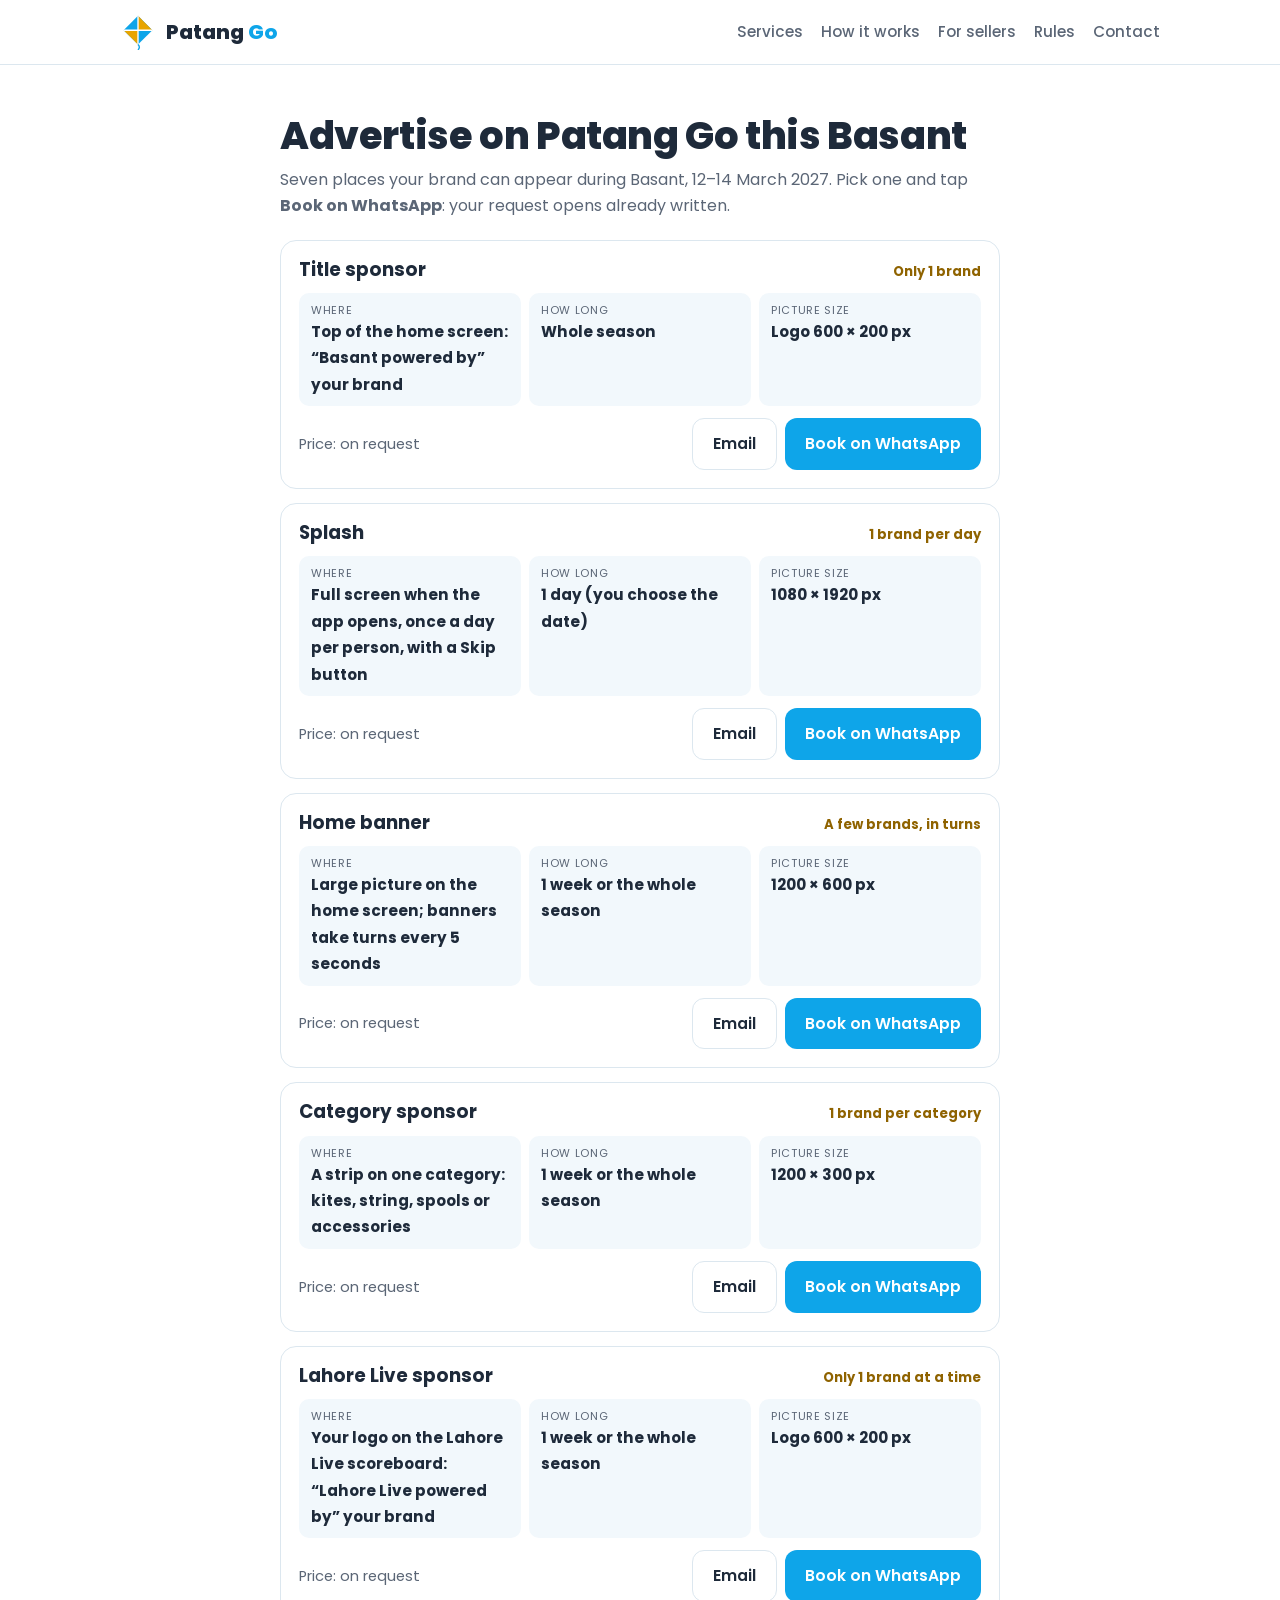
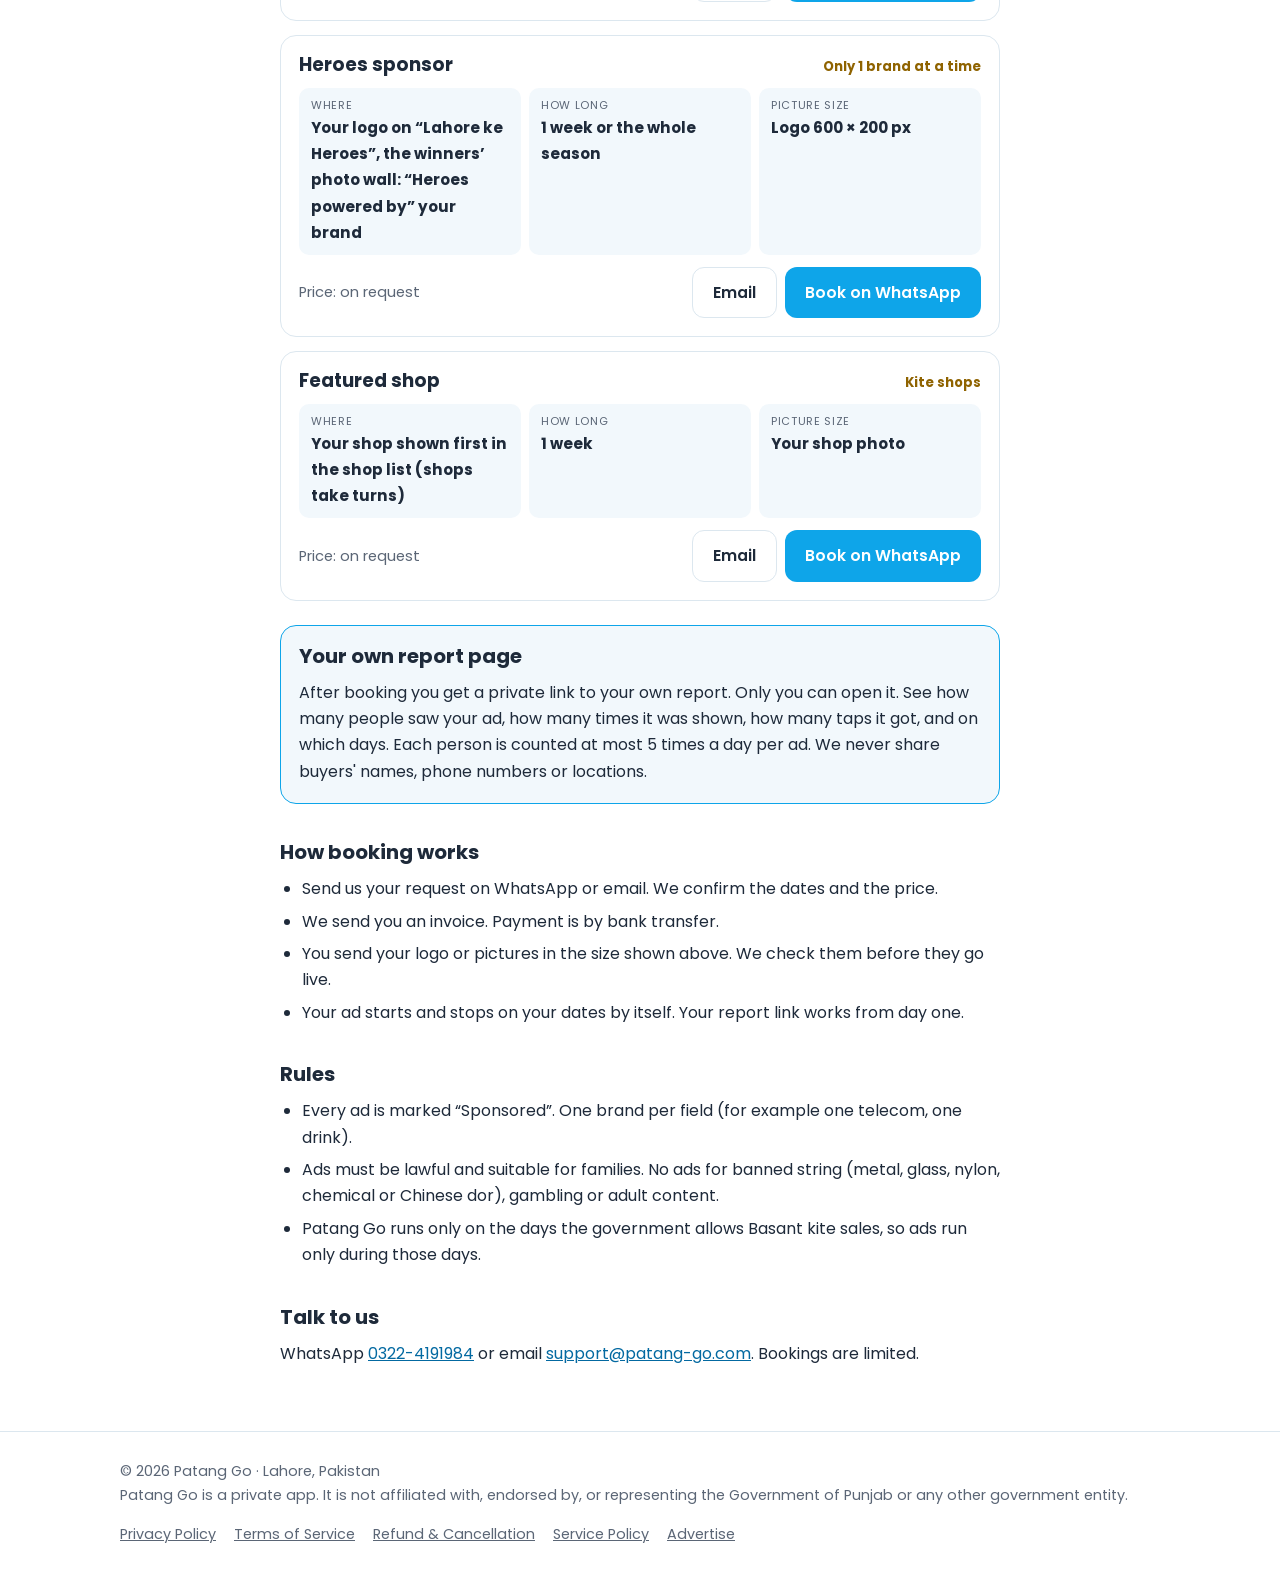
<file: advertise.html>
<!doctype html>
<html lang="en">
<head>
<meta charset="utf-8">
<meta name="viewport" content="width=device-width, initial-scale=1, viewport-fit=cover">
<title>Advertise on Patang Go</title>
<meta name="description" content="Sponsor the Basant season on the Patang Go app.">
<!-- Launch tak Google search se chhupi: launch par ye line hata dein -->
<meta name="robots" content="noindex, nofollow">
<link rel="preconnect" href="https://fonts.googleapis.com">
<link rel="preconnect" href="https://fonts.gstatic.com" crossorigin>
<link rel="stylesheet" href="https://fonts.googleapis.com/css2?family=Poppins:wght@400;500;600;700;800&family=Noto+Nastaliq+Urdu:wght@500&display=swap">
<style>
/* Layout: sky-blue header band over a white page; content in one 1080px column,
   hero splits into copy + portrait Basant photo, stacking on phones. */
:root {
  --sky: #0EA5E9;
  --sky-deep: #0369A1;
  --gold: #E8A400;
  --gold-ink: #8F6300;
  --on-gold: #2F2100;
  --ink: #1E2A3A;
  --muted: #5B6676;
  --bg: #FFFFFF;
  --bg-soft: #F2F8FC;
  --line: #DCE7EF;
  --danger: #B42318;
  --danger-bg: #FDECEC;
  --font-display: 'Poppins', 'Segoe UI', system-ui, sans-serif;
  --font-body: 'Poppins', 'Segoe UI', system-ui, sans-serif;
  --font-urdu: 'Noto Nastaliq Urdu', 'Jameel Noori Nastaleeq', serif;
}
@media (prefers-color-scheme: dark) {
  :root:not([data-theme="light"]) {
    --sky: #38BDF8; --sky-deep: #7DD3FC; --gold: #F5B82E; --gold-ink: #F7C95A;
    --on-gold: #2F2100; --ink: #E6EDF5; --muted: #9AA8B8; --bg: #0E1621;
    --bg-soft: #152131; --line: #24344A; --danger: #FF8A80; --danger-bg: #3A1E1E;
    color-scheme: dark;
  }
}
:root[data-theme="dark"] {
  --sky: #38BDF8; --sky-deep: #7DD3FC; --gold: #F5B82E; --gold-ink: #F7C95A;
  --on-gold: #2F2100; --ink: #E6EDF5; --muted: #9AA8B8; --bg: #0E1621;
  --bg-soft: #152131; --line: #24344A; --danger: #FF8A80; --danger-bg: #3A1E1E;
  color-scheme: dark;
}
*, *::before, *::after { box-sizing: border-box; }
body {
  margin: 0; background: var(--bg); color: var(--ink);
  font-family: var(--font-body); font-size: 16px; line-height: 1.65;
}
img { max-width: 100%; display: block; }
a { color: var(--sky-deep); }
a:focus-visible, button:focus-visible { outline: 3px solid var(--gold); outline-offset: 2px; }
.wrap { max-width: 1080px; margin: 0 auto; padding-inline: 20px; }
h1, h2, h3 { font-family: var(--font-display); line-height: 1.2; text-wrap: balance; margin: 0; }
h1 { font-size: clamp(2rem, 5vw, 3.1rem); font-weight: 800; letter-spacing: -0.01em; }
h2 { font-size: clamp(1.5rem, 3vw, 2rem); font-weight: 700; }
h3 { font-size: 1.1rem; font-weight: 600; }
p { margin: 0; }
.eyebrow {
  font-size: 0.78rem; font-weight: 600; letter-spacing: 0.12em; text-transform: uppercase;
  color: var(--gold-ink);
}

/* Header */
.top { border-bottom: 1px solid var(--line); background: var(--bg); }
.top .wrap { display: flex; align-items: center; justify-content: space-between; gap: 16px;
  flex-wrap: wrap; padding-block: 14px; }
.brand { display: flex; align-items: center; gap: 10px; text-decoration: none; color: var(--ink); }
.brand-mark { width: 36px; height: 36px; flex: none; }
.brand-name { font-family: var(--font-display); font-weight: 800; font-size: 1.25rem; }
.brand-name b { color: var(--sky); font-weight: 800; }
.nav { display: flex; gap: 18px; flex-wrap: wrap; font-size: 0.95rem; }
.nav a { color: var(--muted); text-decoration: none; font-weight: 500; }
.nav a:hover { color: var(--ink); }

/* Hero */
.hero .wrap { display: grid; grid-template-columns: 1.15fr 0.85fr; gap: 48px; align-items: center;
  padding-block: 56px 64px; }
.hero-copy { display: grid; gap: 20px; min-width: 0; }
.hero-copy .lead { font-size: 1.12rem; color: var(--muted); max-width: 34rem; }
.urdu { font-family: var(--font-urdu); direction: rtl; font-size: 1.15rem; line-height: 2.2;
  color: var(--ink); }
.actions { display: flex; gap: 12px; flex-wrap: wrap; }
.btn { display: inline-flex; align-items: center; gap: 8px; padding: 12px 20px; border-radius: 12px;
  font-weight: 600; text-decoration: none; font-size: 0.98rem; }
.btn-gold { background: var(--gold); color: var(--on-gold); }
.btn-line { border: 1.5px solid var(--line); color: var(--ink); }
.btn-line:hover { border-color: var(--sky); }
.soon { font-size: 0.85rem; color: var(--muted); }
.hero-photo { position: relative; border-radius: 22px; overflow: hidden; aspect-ratio: 3 / 4;
  max-width: 100%; box-shadow: 0 18px 50px -24px rgba(3, 105, 161, 0.55); }
.hero-photo img { width: 100%; height: 100%; object-fit: cover; object-position: 50% 62%; }
.hero-photo figcaption { position: absolute; left: 12px; bottom: 12px; right: 12px;
  background: rgba(14, 22, 33, 0.72); color: #fff; font-size: 0.82rem; padding: 8px 12px;
  border-radius: 10px; }

/* Sections */
section.band { padding-block: 64px; }
section.soft { background: var(--bg-soft); }
.section-head { display: grid; gap: 8px; margin-bottom: 32px; max-width: 40rem; }
.section-head p { color: var(--muted); }
.steps { display: grid; grid-template-columns: repeat(3, minmax(0, 1fr)); gap: 24px;
  list-style: none; margin: 0; padding: 0; counter-reset: step; }
.steps li { display: grid; gap: 8px; align-content: start; counter-increment: step; min-width: 0; }
.steps li::before { content: counter(step); width: 36px; height: 36px; border-radius: 50%;
  display: grid; place-items: center; font-weight: 700; background: var(--sky); color: #fff; }
.steps p { color: var(--muted); }
.services { display: grid; grid-template-columns: repeat(4, minmax(0, 1fr)); gap: 16px; margin: 8px 0 0; padding: 0; }
.services li { list-style: none; border: 1px solid var(--line); border-radius: 16px; padding: 18px;
  display: grid; gap: 6px; align-content: start; min-width: 0; }
.services h3 { font-size: 1.05rem; }
.services p { color: var(--muted); font-size: 0.95rem; }
.services .price { font-weight: 700; }

.split { display: grid; grid-template-columns: 1fr 1fr; gap: 40px; align-items: start; }
.split > * { min-width: 0; }
.checklist { list-style: none; padding: 0; margin: 16px 0 0; display: grid; gap: 10px; }
.checklist li { padding-left: 28px; position: relative; }
.checklist li::before { content: ''; position: absolute; left: 0; top: 0.45em; width: 14px; height: 14px;
  border-radius: 4px; background: var(--sky); }
.fees { border: 1px solid var(--line); border-radius: 18px; padding: 24px; display: grid; gap: 16px;
  background: var(--bg); }
.fee-row { display: flex; justify-content: space-between; align-items: baseline; gap: 16px;
  border-bottom: 1px dashed var(--line); padding-bottom: 12px; }
.fee-row:last-of-type { border-bottom: 0; padding-bottom: 0; }
.fee-row strong { font-family: var(--font-display); font-size: 1.6rem; color: var(--gold-ink);
  font-variant-numeric: tabular-nums; }
.fee-note { font-size: 0.85rem; color: var(--muted); }
.example { font-size: 0.9rem; background: var(--bg-soft); border-radius: 12px; padding: 12px 14px;
  font-variant-numeric: tabular-nums; }

.banned { display: flex; flex-wrap: wrap; gap: 8px; margin-top: 16px; }
.banned span { background: var(--danger-bg); color: var(--danger); font-weight: 600; font-size: 0.88rem;
  padding: 6px 12px; border-radius: 999px; }
.allowed { margin-top: 14px; font-weight: 600; }

/* Season notice: the app only runs while the government allows Basant sales */
.season { border: 1px solid var(--line); border-left: 5px solid var(--gold); border-radius: 14px;
  padding: 18px 20px; background: var(--bg); display: grid; gap: 8px; max-width: 46rem; }
.season h3 { margin: 0; font-size: 1.1rem; }
.season p { margin: 0; color: var(--muted); }
.season ul { margin: 4px 0 0; padding-left: 20px; display: grid; gap: 4px; }
.allowed em { font-style: normal; color: var(--sky-deep); }
.notice { margin-top: 20px; border-right: 4px solid var(--danger); padding: 4px 16px 4px 0; }

.contact { display: grid; grid-template-columns: repeat(3, minmax(0, 1fr)); gap: 24px; }
.contact div { display: grid; gap: 4px; min-width: 0; }
.contact .label { font-size: 0.8rem; color: var(--muted); text-transform: uppercase; letter-spacing: 0.1em; }
.contact .value { font-weight: 600; overflow-wrap: anywhere; }

footer { border-top: 1px solid var(--line); padding-block: 28px; font-size: 0.9rem; color: var(--muted); }
footer .wrap { display: flex; justify-content: space-between; gap: 16px; flex-wrap: wrap; }
footer nav { display: flex; gap: 18px; flex-wrap: wrap; }
footer a { color: var(--muted); }

/* Policy pages */
.doc { padding-block: 48px 64px; }
.doc .wrap { max-width: 760px; }
.doc h1 { font-size: clamp(1.8rem, 4vw, 2.4rem); }
.doc .updated { color: var(--muted); margin-top: 8px; }
.doc h2 { font-size: 1.25rem; margin-top: 36px; }
.doc p, .doc li { color: var(--ink); }
.doc p { margin-top: 12px; }
.doc ul { margin: 12px 0 0; padding-left: 22px; display: grid; gap: 6px; }
.ads { display: grid; gap: 14px; margin-top: 20px; }
.ad { border: 1px solid var(--line); border-radius: 16px; padding: 18px; display: grid; gap: 12px; }
.ad h2 { margin: 0; font-size: 1.15rem; display: flex; justify-content: space-between; gap: 8px;
  flex-wrap: wrap; align-items: baseline; }
.ad .count { font-size: .82rem; color: var(--gold-ink); font-weight: 700; }
.facts { display: grid; grid-template-columns: repeat(3, minmax(0, 1fr)); gap: 8px; }
@media (max-width: 560px) { .facts { grid-template-columns: 1fr; } }
.fact { background: var(--bg-soft); border-radius: 10px; padding: 8px 12px; min-width: 0; }
.fact span { display: block; font-size: 11px; text-transform: uppercase; letter-spacing: .06em;
  color: var(--muted); }
.fact b { font-size: .95rem; }
.ad .row { display: flex; justify-content: space-between; align-items: center; gap: 10px; flex-wrap: wrap; }
.ad .price { color: var(--muted); font-size: .92rem; }
.btn-sky { background: var(--sky); color: #fff; }
.report { border: 1.5px solid var(--sky); border-radius: 16px; padding: 18px; margin-top: 24px;
  background: var(--bg-soft); }
.report h2 { margin: 0; }

@media (max-width: 820px) {
  .hero .wrap { grid-template-columns: 1fr; padding-block: 36px 48px; gap: 28px; }
  .hero-photo { aspect-ratio: 4 / 3; }
  .steps, .split, .contact { grid-template-columns: 1fr; }
  .services { grid-template-columns: repeat(2, minmax(0, 1fr)); }
  section.band { padding-block: 48px; }
}
@media (prefers-reduced-motion: no-preference) {
  .btn { transition: transform 0.15s ease; }
  .btn:hover { transform: translateY(-1px); }
}
</style>
</head>
<body>
<header class="top">
  <div class="wrap">
    <a class="brand" href="./"><svg class="brand-mark" viewBox="0 0 40 40" aria-hidden="true"><path d="M20 2 L36 18 L20 34 L4 18 Z" fill="#0EA5E9"/><path d="M20 2 L36 18 L20 18 Z" fill="#E8A400"/><path d="M4 18 L20 18 L20 34 Z" fill="#E8A400"/><path d="M20 2 V34 M4 18 H36" stroke="#fff" stroke-width="1.5"/><path d="M20 34 q3 3 0 6" stroke="#0EA5E9" stroke-width="1.5" fill="none"/></svg><span class="brand-name">Patang <b>Go</b></span></a>
    <nav class="nav" aria-label="Main">
      <a href="./#services">Services</a>
      <a href="./#how">How it works</a>
      <a href="./#sellers">For sellers</a>
      <a href="./#rules">Rules</a>
      <a href="./#contact">Contact</a>
    </nav>
  </div>
</header>
<main class="doc"><div class="wrap">
<h1>Advertise on Patang Go this Basant</h1>
<p class="updated">Seven places your brand can appear during Basant, 12–14 March 2027.
  Pick one and tap <b>Book on WhatsApp</b>: your request opens already written.</p>
<div class="ads">
<section class="ad">
  <h2>Title sponsor<span class="count">Only 1 brand</span></h2>
  <div class="facts">
    <div class="fact"><span>Where</span><b>Top of the home screen: “Basant powered by” your brand</b></div>
    <div class="fact"><span>How long</span><b>Whole season</b></div>
    <div class="fact"><span>Picture size</span><b>Logo 600 × 200 px</b></div>
  </div>
  <div class="row"><span class="price">Price: on request</span>
    <span style="display:flex;gap:8px;flex-wrap:wrap">
      <a class="btn btn-line" href="mailto:support@patang-go.com?subject=Booking%3A%20Title%20sponsor">Email</a>
      <a class="btn btn-sky" href="https://wa.me/923224191984?text=Salam%21%20I%20want%20to%20book%3A%20Title%20sponsor%20on%20Patang%20Go.%0ABrand%3A%20%0ADates%3A%20">Book on WhatsApp</a>
    </span></div>
</section><section class="ad">
  <h2>Splash<span class="count">1 brand per day</span></h2>
  <div class="facts">
    <div class="fact"><span>Where</span><b>Full screen when the app opens, once a day per person, with a Skip button</b></div>
    <div class="fact"><span>How long</span><b>1 day (you choose the date)</b></div>
    <div class="fact"><span>Picture size</span><b>1080 × 1920 px</b></div>
  </div>
  <div class="row"><span class="price">Price: on request</span>
    <span style="display:flex;gap:8px;flex-wrap:wrap">
      <a class="btn btn-line" href="mailto:support@patang-go.com?subject=Booking%3A%20Splash">Email</a>
      <a class="btn btn-sky" href="https://wa.me/923224191984?text=Salam%21%20I%20want%20to%20book%3A%20Splash%20on%20Patang%20Go.%0ABrand%3A%20%0ADates%3A%20">Book on WhatsApp</a>
    </span></div>
</section><section class="ad">
  <h2>Home banner<span class="count">A few brands, in turns</span></h2>
  <div class="facts">
    <div class="fact"><span>Where</span><b>Large picture on the home screen; banners take turns every 5 seconds</b></div>
    <div class="fact"><span>How long</span><b>1 week or the whole season</b></div>
    <div class="fact"><span>Picture size</span><b>1200 × 600 px</b></div>
  </div>
  <div class="row"><span class="price">Price: on request</span>
    <span style="display:flex;gap:8px;flex-wrap:wrap">
      <a class="btn btn-line" href="mailto:support@patang-go.com?subject=Booking%3A%20Home%20banner">Email</a>
      <a class="btn btn-sky" href="https://wa.me/923224191984?text=Salam%21%20I%20want%20to%20book%3A%20Home%20banner%20on%20Patang%20Go.%0ABrand%3A%20%0ADates%3A%20">Book on WhatsApp</a>
    </span></div>
</section><section class="ad">
  <h2>Category sponsor<span class="count">1 brand per category</span></h2>
  <div class="facts">
    <div class="fact"><span>Where</span><b>A strip on one category: kites, string, spools or accessories</b></div>
    <div class="fact"><span>How long</span><b>1 week or the whole season</b></div>
    <div class="fact"><span>Picture size</span><b>1200 × 300 px</b></div>
  </div>
  <div class="row"><span class="price">Price: on request</span>
    <span style="display:flex;gap:8px;flex-wrap:wrap">
      <a class="btn btn-line" href="mailto:support@patang-go.com?subject=Booking%3A%20Category%20sponsor">Email</a>
      <a class="btn btn-sky" href="https://wa.me/923224191984?text=Salam%21%20I%20want%20to%20book%3A%20Category%20sponsor%20on%20Patang%20Go.%0ABrand%3A%20%0ADates%3A%20">Book on WhatsApp</a>
    </span></div>
</section><section class="ad">
  <h2>Lahore Live sponsor<span class="count">Only 1 brand at a time</span></h2>
  <div class="facts">
    <div class="fact"><span>Where</span><b>Your logo on the Lahore Live scoreboard: “Lahore Live powered by” your brand</b></div>
    <div class="fact"><span>How long</span><b>1 week or the whole season</b></div>
    <div class="fact"><span>Picture size</span><b>Logo 600 × 200 px</b></div>
  </div>
  <div class="row"><span class="price">Price: on request</span>
    <span style="display:flex;gap:8px;flex-wrap:wrap">
      <a class="btn btn-line" href="mailto:support@patang-go.com?subject=Booking%3A%20Lahore%20Live%20sponsor">Email</a>
      <a class="btn btn-sky" href="https://wa.me/923224191984?text=Salam%21%20I%20want%20to%20book%3A%20Lahore%20Live%20sponsor%20on%20Patang%20Go.%0ABrand%3A%20%0ADates%3A%20">Book on WhatsApp</a>
    </span></div>
</section><section class="ad">
  <h2>Heroes sponsor<span class="count">Only 1 brand at a time</span></h2>
  <div class="facts">
    <div class="fact"><span>Where</span><b>Your logo on “Lahore ke Heroes”, the winners’ photo wall: “Heroes powered by” your brand</b></div>
    <div class="fact"><span>How long</span><b>1 week or the whole season</b></div>
    <div class="fact"><span>Picture size</span><b>Logo 600 × 200 px</b></div>
  </div>
  <div class="row"><span class="price">Price: on request</span>
    <span style="display:flex;gap:8px;flex-wrap:wrap">
      <a class="btn btn-line" href="mailto:support@patang-go.com?subject=Booking%3A%20Heroes%20sponsor">Email</a>
      <a class="btn btn-sky" href="https://wa.me/923224191984?text=Salam%21%20I%20want%20to%20book%3A%20Heroes%20sponsor%20on%20Patang%20Go.%0ABrand%3A%20%0ADates%3A%20">Book on WhatsApp</a>
    </span></div>
</section><section class="ad">
  <h2>Featured shop<span class="count">Kite shops</span></h2>
  <div class="facts">
    <div class="fact"><span>Where</span><b>Your shop shown first in the shop list (shops take turns)</b></div>
    <div class="fact"><span>How long</span><b>1 week</b></div>
    <div class="fact"><span>Picture size</span><b>Your shop photo</b></div>
  </div>
  <div class="row"><span class="price">Price: on request</span>
    <span style="display:flex;gap:8px;flex-wrap:wrap">
      <a class="btn btn-line" href="mailto:support@patang-go.com?subject=Booking%3A%20Featured%20shop">Email</a>
      <a class="btn btn-sky" href="https://wa.me/923224191984?text=Salam%21%20I%20want%20to%20book%3A%20Featured%20shop%20on%20Patang%20Go.%0ABrand%3A%20%0ADates%3A%20">Book on WhatsApp</a>
    </span></div>
</section>
</div>
<section class="report">
  <h2>Your own report page</h2>
  <p>After booking you get a private link to your own report. Only you can open it. See how many
    people saw your ad, how many times it was shown, how many taps it got, and on which days.
    Each person is counted at most 5 times a day per ad. We never share buyers' names, phone
    numbers or locations.</p>
</section>
<h2>How booking works</h2>
<ul>
  <li>Send us your request on WhatsApp or email. We confirm the dates and the price.</li>
  <li>We send you an invoice. Payment is by bank transfer.</li>
  <li>You send your logo or pictures in the size shown above. We check them before they go live.</li>
  <li>Your ad starts and stops on your dates by itself. Your report link works from day one.</li>
</ul>
<h2>Rules</h2>
<ul>
  <li>Every ad is marked “Sponsored”. One brand per field (for example one telecom, one drink).</li>
  <li>Ads must be lawful and suitable for families. No ads for banned string (metal, glass, nylon,
    chemical or Chinese dor), gambling or adult content.</li>
  <li>Patang Go runs only on the days the government allows Basant kite sales, so ads run only
    during those days.</li>
</ul>
<h2>Talk to us</h2>
<p>WhatsApp <a href="https://wa.me/923224191984">0322-4191984</a> or email
  <a href="mailto:support@patang-go.com?subject=Advertise%20on%20Patang%20Go">support@patang-go.com</a>. Bookings are limited.</p>
</div></main>
<footer>
  <div class="wrap">
    <span>© 2026 Patang Go · Lahore, Pakistan<br>
      Patang Go is a private app. It is not affiliated with, endorsed by, or representing the
      Government of Punjab or any other government entity.</span>
    <nav aria-label="Legal">
      <a href="privacy.html">Privacy Policy</a>
      <a href="terms.html">Terms of Service</a>
      <a href="refund.html">Refund &amp; Cancellation</a>
      <a href="service.html">Service Policy</a>
      <a href="advertise.html">Advertise</a>
    </nav>
  </div>
</footer>
</body>
</html>
</file>
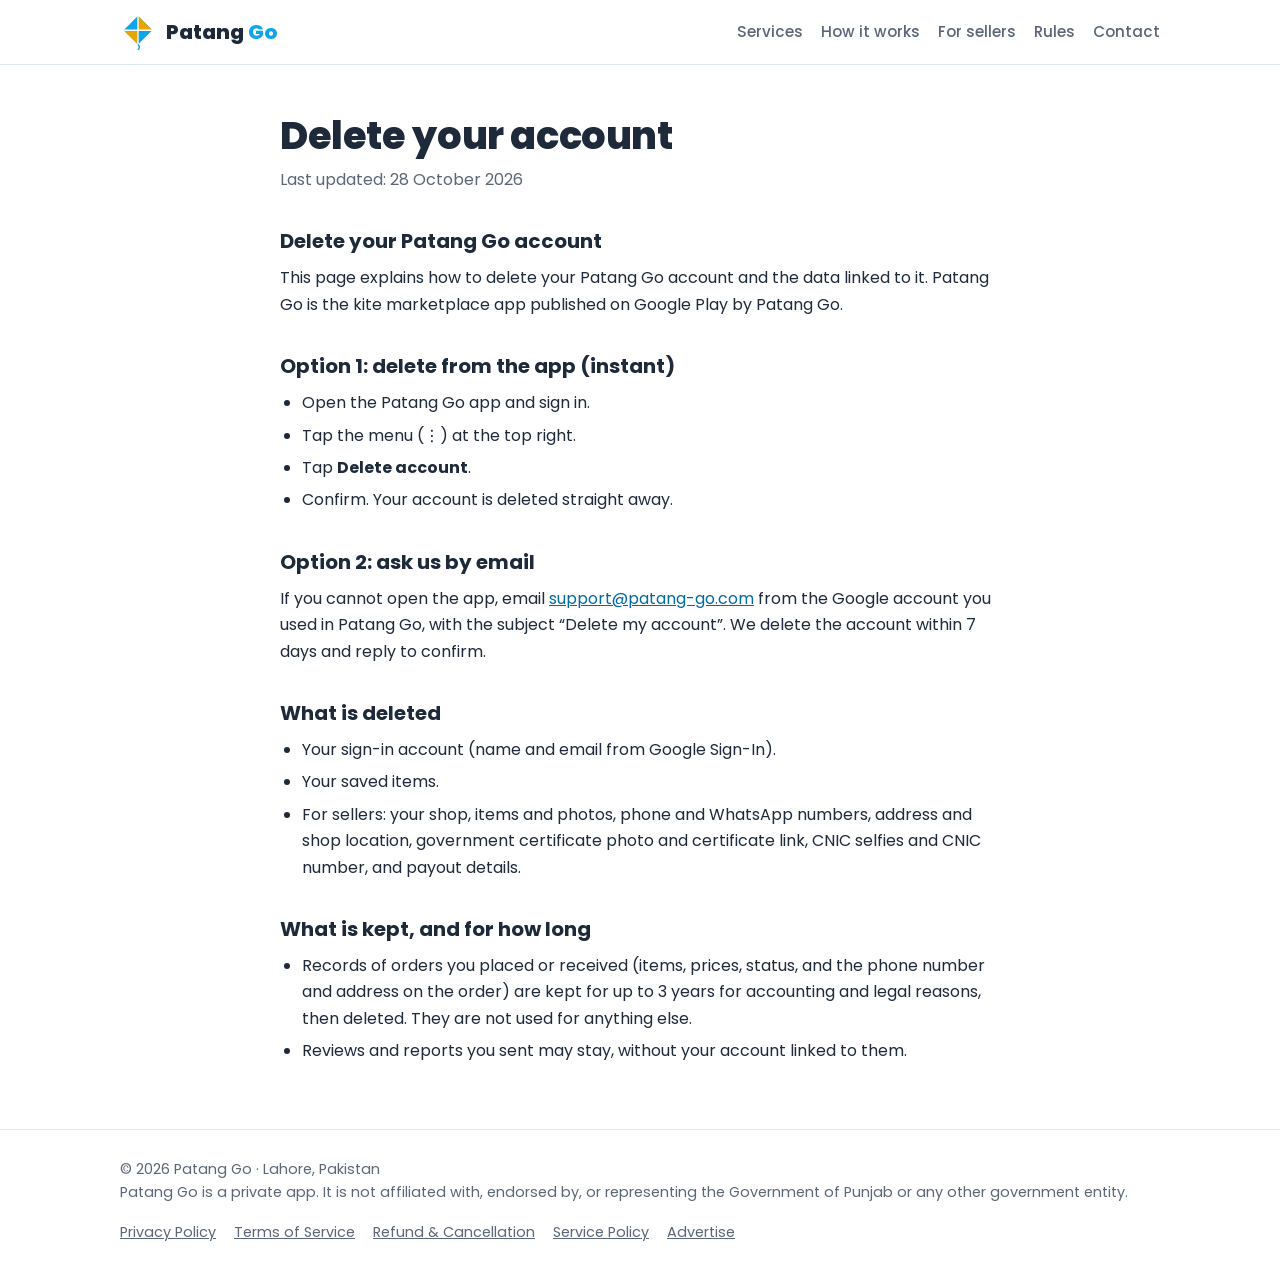
<file: delete-account.html>
<!doctype html>
<html lang="en">
<head>
<meta charset="utf-8">
<meta name="viewport" content="width=device-width, initial-scale=1, viewport-fit=cover">
<title>Delete your account · Patang Go</title>
<meta name="description" content="How to delete your Patang Go account and data.">
<!-- Launch tak Google search se chhupi: launch par ye line hata dein -->
<meta name="robots" content="noindex, nofollow">
<link rel="preconnect" href="https://fonts.googleapis.com">
<link rel="preconnect" href="https://fonts.gstatic.com" crossorigin>
<link rel="stylesheet" href="https://fonts.googleapis.com/css2?family=Poppins:wght@400;500;600;700;800&family=Noto+Nastaliq+Urdu:wght@500&display=swap">
<style>
/* Layout: sky-blue header band over a white page; content in one 1080px column,
   hero splits into copy + portrait Basant photo, stacking on phones. */
:root {
  --sky: #0EA5E9;
  --sky-deep: #0369A1;
  --gold: #E8A400;
  --gold-ink: #8F6300;
  --on-gold: #2F2100;
  --ink: #1E2A3A;
  --muted: #5B6676;
  --bg: #FFFFFF;
  --bg-soft: #F2F8FC;
  --line: #DCE7EF;
  --danger: #B42318;
  --danger-bg: #FDECEC;
  --font-display: 'Poppins', 'Segoe UI', system-ui, sans-serif;
  --font-body: 'Poppins', 'Segoe UI', system-ui, sans-serif;
  --font-urdu: 'Noto Nastaliq Urdu', 'Jameel Noori Nastaleeq', serif;
}
@media (prefers-color-scheme: dark) {
  :root:not([data-theme="light"]) {
    --sky: #38BDF8; --sky-deep: #7DD3FC; --gold: #F5B82E; --gold-ink: #F7C95A;
    --on-gold: #2F2100; --ink: #E6EDF5; --muted: #9AA8B8; --bg: #0E1621;
    --bg-soft: #152131; --line: #24344A; --danger: #FF8A80; --danger-bg: #3A1E1E;
    color-scheme: dark;
  }
}
:root[data-theme="dark"] {
  --sky: #38BDF8; --sky-deep: #7DD3FC; --gold: #F5B82E; --gold-ink: #F7C95A;
  --on-gold: #2F2100; --ink: #E6EDF5; --muted: #9AA8B8; --bg: #0E1621;
  --bg-soft: #152131; --line: #24344A; --danger: #FF8A80; --danger-bg: #3A1E1E;
  color-scheme: dark;
}
*, *::before, *::after { box-sizing: border-box; }
body {
  margin: 0; background: var(--bg); color: var(--ink);
  font-family: var(--font-body); font-size: 16px; line-height: 1.65;
}
img { max-width: 100%; display: block; }
a { color: var(--sky-deep); }
a:focus-visible, button:focus-visible { outline: 3px solid var(--gold); outline-offset: 2px; }
.wrap { max-width: 1080px; margin: 0 auto; padding-inline: 20px; }
h1, h2, h3 { font-family: var(--font-display); line-height: 1.2; text-wrap: balance; margin: 0; }
h1 { font-size: clamp(2rem, 5vw, 3.1rem); font-weight: 800; letter-spacing: -0.01em; }
h2 { font-size: clamp(1.5rem, 3vw, 2rem); font-weight: 700; }
h3 { font-size: 1.1rem; font-weight: 600; }
p { margin: 0; }
.eyebrow {
  font-size: 0.78rem; font-weight: 600; letter-spacing: 0.12em; text-transform: uppercase;
  color: var(--gold-ink);
}

/* Header */
.top { border-bottom: 1px solid var(--line); background: var(--bg); }
.top .wrap { display: flex; align-items: center; justify-content: space-between; gap: 16px;
  flex-wrap: wrap; padding-block: 14px; }
.brand { display: flex; align-items: center; gap: 10px; text-decoration: none; color: var(--ink); }
.brand-mark { width: 36px; height: 36px; flex: none; }
.brand-name { font-family: var(--font-display); font-weight: 800; font-size: 1.25rem; }
.brand-name b { color: var(--sky); font-weight: 800; }
.nav { display: flex; gap: 18px; flex-wrap: wrap; font-size: 0.95rem; }
.nav a { color: var(--muted); text-decoration: none; font-weight: 500; }
.nav a:hover { color: var(--ink); }

/* Hero */
.hero .wrap { display: grid; grid-template-columns: 1.15fr 0.85fr; gap: 48px; align-items: center;
  padding-block: 56px 64px; }
.hero-copy { display: grid; gap: 20px; min-width: 0; }
.hero-copy .lead { font-size: 1.12rem; color: var(--muted); max-width: 34rem; }
.urdu { font-family: var(--font-urdu); direction: rtl; font-size: 1.15rem; line-height: 2.2;
  color: var(--ink); }
.actions { display: flex; gap: 12px; flex-wrap: wrap; }
.btn { display: inline-flex; align-items: center; gap: 8px; padding: 12px 20px; border-radius: 12px;
  font-weight: 600; text-decoration: none; font-size: 0.98rem; }
.btn-gold { background: var(--gold); color: var(--on-gold); }
.btn-line { border: 1.5px solid var(--line); color: var(--ink); }
.btn-line:hover { border-color: var(--sky); }
.soon { font-size: 0.85rem; color: var(--muted); }
.hero-photo { position: relative; border-radius: 22px; overflow: hidden; aspect-ratio: 3 / 4;
  max-width: 100%; box-shadow: 0 18px 50px -24px rgba(3, 105, 161, 0.55); }
.hero-photo img { width: 100%; height: 100%; object-fit: cover; object-position: 50% 62%; }
.hero-photo figcaption { position: absolute; left: 12px; bottom: 12px; right: 12px;
  background: rgba(14, 22, 33, 0.72); color: #fff; font-size: 0.82rem; padding: 8px 12px;
  border-radius: 10px; }

/* Sections */
section.band { padding-block: 64px; }
section.soft { background: var(--bg-soft); }
.section-head { display: grid; gap: 8px; margin-bottom: 32px; max-width: 40rem; }
.section-head p { color: var(--muted); }
.steps { display: grid; grid-template-columns: repeat(3, minmax(0, 1fr)); gap: 24px;
  list-style: none; margin: 0; padding: 0; counter-reset: step; }
.steps li { display: grid; gap: 8px; align-content: start; counter-increment: step; min-width: 0; }
.steps li::before { content: counter(step); width: 36px; height: 36px; border-radius: 50%;
  display: grid; place-items: center; font-weight: 700; background: var(--sky); color: #fff; }
.steps p { color: var(--muted); }
.services { display: grid; grid-template-columns: repeat(4, minmax(0, 1fr)); gap: 16px; margin: 8px 0 0; padding: 0; }
.services li { list-style: none; border: 1px solid var(--line); border-radius: 16px; padding: 18px;
  display: grid; gap: 6px; align-content: start; min-width: 0; }
.services h3 { font-size: 1.05rem; }
.services p { color: var(--muted); font-size: 0.95rem; }
.services .price { font-weight: 700; }

.split { display: grid; grid-template-columns: 1fr 1fr; gap: 40px; align-items: start; }
.split > * { min-width: 0; }
.checklist { list-style: none; padding: 0; margin: 16px 0 0; display: grid; gap: 10px; }
.checklist li { padding-left: 28px; position: relative; }
.checklist li::before { content: ''; position: absolute; left: 0; top: 0.45em; width: 14px; height: 14px;
  border-radius: 4px; background: var(--sky); }
.fees { border: 1px solid var(--line); border-radius: 18px; padding: 24px; display: grid; gap: 16px;
  background: var(--bg); }
.fee-row { display: flex; justify-content: space-between; align-items: baseline; gap: 16px;
  border-bottom: 1px dashed var(--line); padding-bottom: 12px; }
.fee-row:last-of-type { border-bottom: 0; padding-bottom: 0; }
.fee-row strong { font-family: var(--font-display); font-size: 1.6rem; color: var(--gold-ink);
  font-variant-numeric: tabular-nums; }
.fee-note { font-size: 0.85rem; color: var(--muted); }
.example { font-size: 0.9rem; background: var(--bg-soft); border-radius: 12px; padding: 12px 14px;
  font-variant-numeric: tabular-nums; }

.banned { display: flex; flex-wrap: wrap; gap: 8px; margin-top: 16px; }
.banned span { background: var(--danger-bg); color: var(--danger); font-weight: 600; font-size: 0.88rem;
  padding: 6px 12px; border-radius: 999px; }
.allowed { margin-top: 14px; font-weight: 600; }

/* Season notice: the app only runs while the government allows Basant sales */
.season { border: 1px solid var(--line); border-left: 5px solid var(--gold); border-radius: 14px;
  padding: 18px 20px; background: var(--bg); display: grid; gap: 8px; max-width: 46rem; }
.season h3 { margin: 0; font-size: 1.1rem; }
.season p { margin: 0; color: var(--muted); }
.season ul { margin: 4px 0 0; padding-left: 20px; display: grid; gap: 4px; }
.allowed em { font-style: normal; color: var(--sky-deep); }
.notice { margin-top: 20px; border-right: 4px solid var(--danger); padding: 4px 16px 4px 0; }

.contact { display: grid; grid-template-columns: repeat(3, minmax(0, 1fr)); gap: 24px; }
.contact div { display: grid; gap: 4px; min-width: 0; }
.contact .label { font-size: 0.8rem; color: var(--muted); text-transform: uppercase; letter-spacing: 0.1em; }
.contact .value { font-weight: 600; overflow-wrap: anywhere; }

footer { border-top: 1px solid var(--line); padding-block: 28px; font-size: 0.9rem; color: var(--muted); }
footer .wrap { display: flex; justify-content: space-between; gap: 16px; flex-wrap: wrap; }
footer nav { display: flex; gap: 18px; flex-wrap: wrap; }
footer a { color: var(--muted); }

/* Policy pages */
.doc { padding-block: 48px 64px; }
.doc .wrap { max-width: 760px; }
.doc h1 { font-size: clamp(1.8rem, 4vw, 2.4rem); }
.doc .updated { color: var(--muted); margin-top: 8px; }
.doc h2 { font-size: 1.25rem; margin-top: 36px; }
.doc p, .doc li { color: var(--ink); }
.doc p { margin-top: 12px; }
.doc ul { margin: 12px 0 0; padding-left: 22px; display: grid; gap: 6px; }
.ads { display: grid; gap: 14px; margin-top: 20px; }
.ad { border: 1px solid var(--line); border-radius: 16px; padding: 18px; display: grid; gap: 12px; }
.ad h2 { margin: 0; font-size: 1.15rem; display: flex; justify-content: space-between; gap: 8px;
  flex-wrap: wrap; align-items: baseline; }
.ad .count { font-size: .82rem; color: var(--gold-ink); font-weight: 700; }
.facts { display: grid; grid-template-columns: repeat(3, minmax(0, 1fr)); gap: 8px; }
@media (max-width: 560px) { .facts { grid-template-columns: 1fr; } }
.fact { background: var(--bg-soft); border-radius: 10px; padding: 8px 12px; min-width: 0; }
.fact span { display: block; font-size: 11px; text-transform: uppercase; letter-spacing: .06em;
  color: var(--muted); }
.fact b { font-size: .95rem; }
.ad .row { display: flex; justify-content: space-between; align-items: center; gap: 10px; flex-wrap: wrap; }
.ad .price { color: var(--muted); font-size: .92rem; }
.btn-sky { background: var(--sky); color: #fff; }
.report { border: 1.5px solid var(--sky); border-radius: 16px; padding: 18px; margin-top: 24px;
  background: var(--bg-soft); }
.report h2 { margin: 0; }

@media (max-width: 820px) {
  .hero .wrap { grid-template-columns: 1fr; padding-block: 36px 48px; gap: 28px; }
  .hero-photo { aspect-ratio: 4 / 3; }
  .steps, .split, .contact { grid-template-columns: 1fr; }
  .services { grid-template-columns: repeat(2, minmax(0, 1fr)); }
  section.band { padding-block: 48px; }
}
@media (prefers-reduced-motion: no-preference) {
  .btn { transition: transform 0.15s ease; }
  .btn:hover { transform: translateY(-1px); }
}
</style>
</head>
<body>
<header class="top">
  <div class="wrap">
    <a class="brand" href="./"><svg class="brand-mark" viewBox="0 0 40 40" aria-hidden="true"><path d="M20 2 L36 18 L20 34 L4 18 Z" fill="#0EA5E9"/><path d="M20 2 L36 18 L20 18 Z" fill="#E8A400"/><path d="M4 18 L20 18 L20 34 Z" fill="#E8A400"/><path d="M20 2 V34 M4 18 H36" stroke="#fff" stroke-width="1.5"/><path d="M20 34 q3 3 0 6" stroke="#0EA5E9" stroke-width="1.5" fill="none"/></svg><span class="brand-name">Patang <b>Go</b></span></a>
    <nav class="nav" aria-label="Main">
      <a href="./#services">Services</a>
      <a href="./#how">How it works</a>
      <a href="./#sellers">For sellers</a>
      <a href="./#rules">Rules</a>
      <a href="./#contact">Contact</a>
    </nav>
  </div>
</header>
<main class="doc"><div class="wrap">
<h1>Delete your account</h1>
<p class="updated">Last updated: 28 October 2026</p>
<h2>Delete your Patang Go account</h2>
<p>This page explains how to delete your Patang Go account and the data linked to it. Patang Go is the kite marketplace app published on Google Play by Patang Go.</p><h2>Option 1: delete from the app (instant)</h2>
<ul><li>Open the Patang Go app and sign in.</li><li>Tap the menu (⋮) at the top right.</li><li>Tap <b>Delete account</b>.</li><li>Confirm. Your account is deleted straight away.</li></ul><h2>Option 2: ask us by email</h2>
<p>If you cannot open the app, email <a href="mailto:support@patang-go.com">support@patang-go.com</a> from the Google account you used in Patang Go, with the subject “Delete my account”. We delete the account within 7 days and reply to confirm.</p><h2>What is deleted</h2>
<ul><li>Your sign-in account (name and email from Google Sign-In).</li><li>Your saved items.</li><li>For sellers: your shop, items and photos, phone and WhatsApp numbers, address and shop location, government certificate photo and certificate link, CNIC selfies and CNIC number, and payout details.</li></ul><h2>What is kept, and for how long</h2>
<ul><li>Records of orders you placed or received (items, prices, status, and the phone number and address on the order) are kept for up to 3 years for accounting and legal reasons, then deleted. They are not used for anything else.</li><li>Reviews and reports you sent may stay, without your account linked to them.</li></ul>
</div></main>
<footer>
  <div class="wrap">
    <span>© 2026 Patang Go · Lahore, Pakistan<br>
      Patang Go is a private app. It is not affiliated with, endorsed by, or representing the
      Government of Punjab or any other government entity.</span>
    <nav aria-label="Legal">
      <a href="privacy.html">Privacy Policy</a>
      <a href="terms.html">Terms of Service</a>
      <a href="refund.html">Refund &amp; Cancellation</a>
      <a href="service.html">Service Policy</a>
      <a href="advertise.html">Advertise</a>
    </nav>
  </div>
</footer>
</body>
</html>
</file>
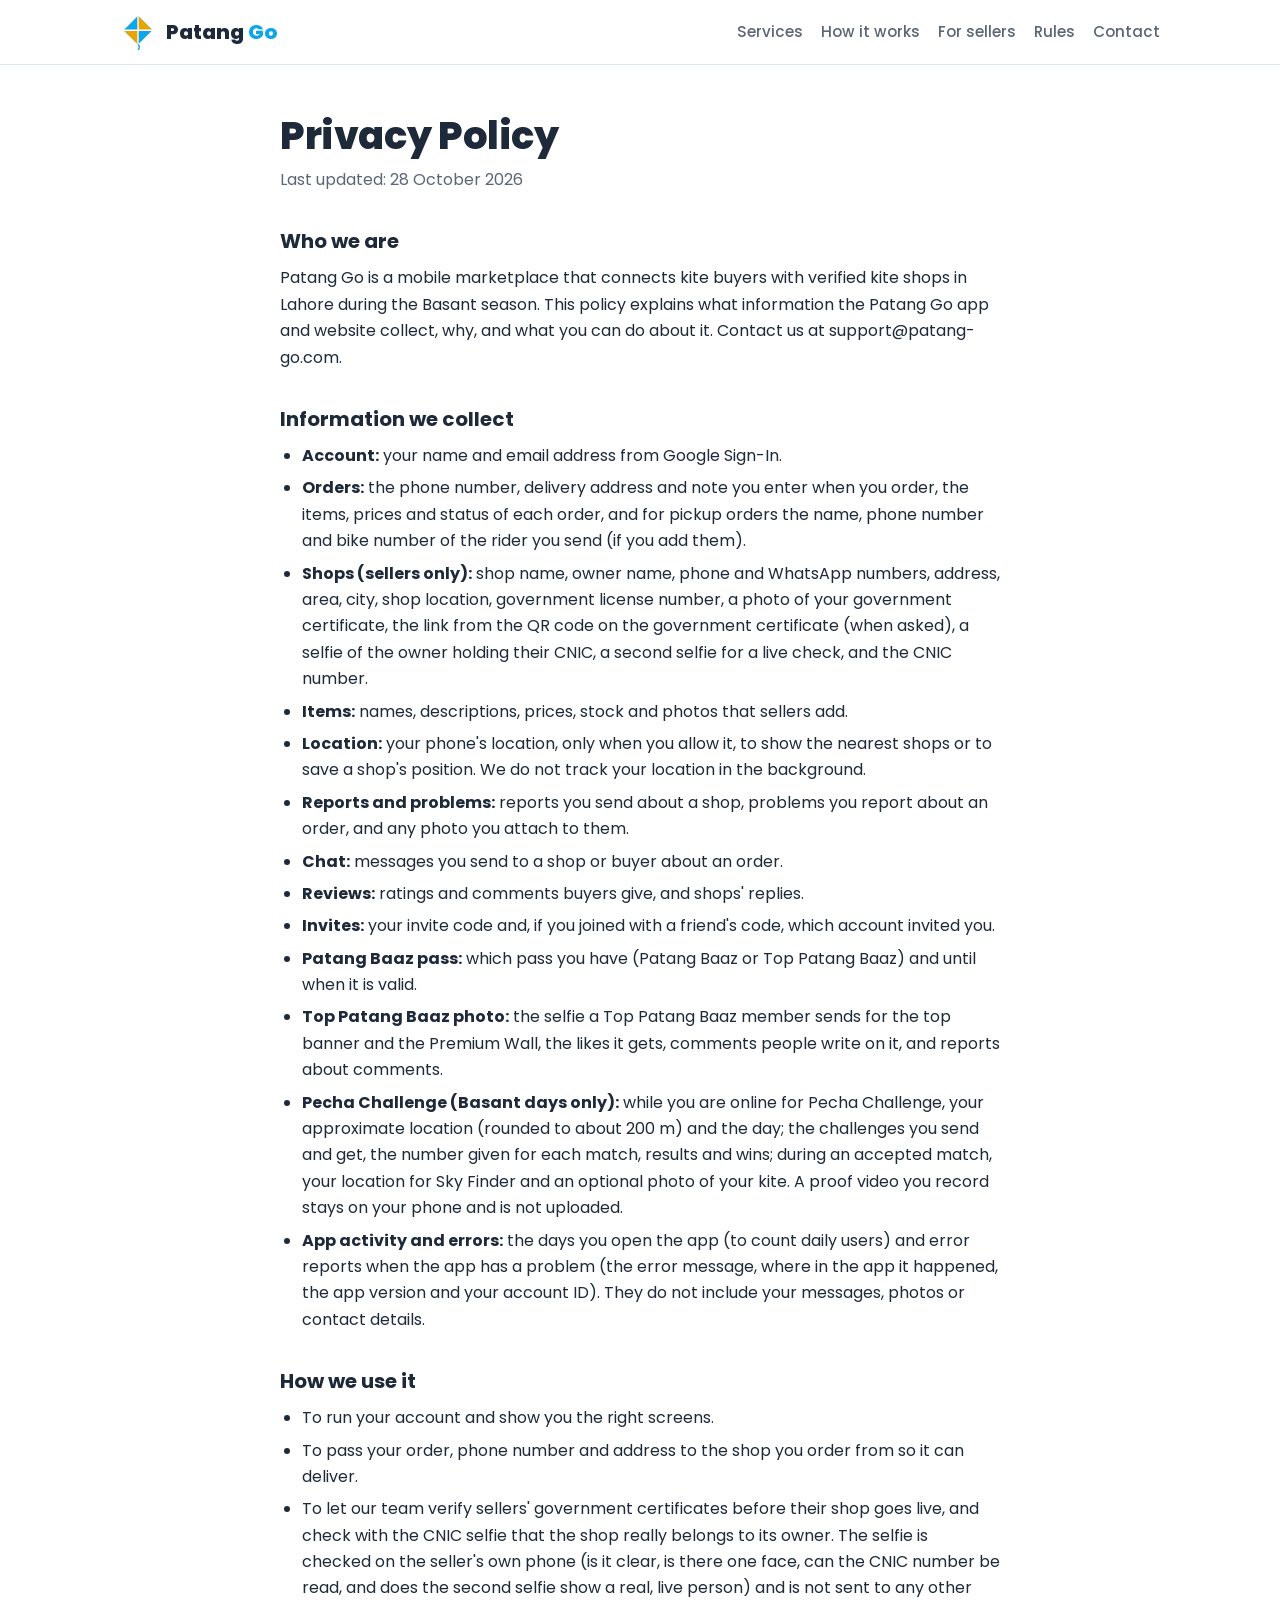
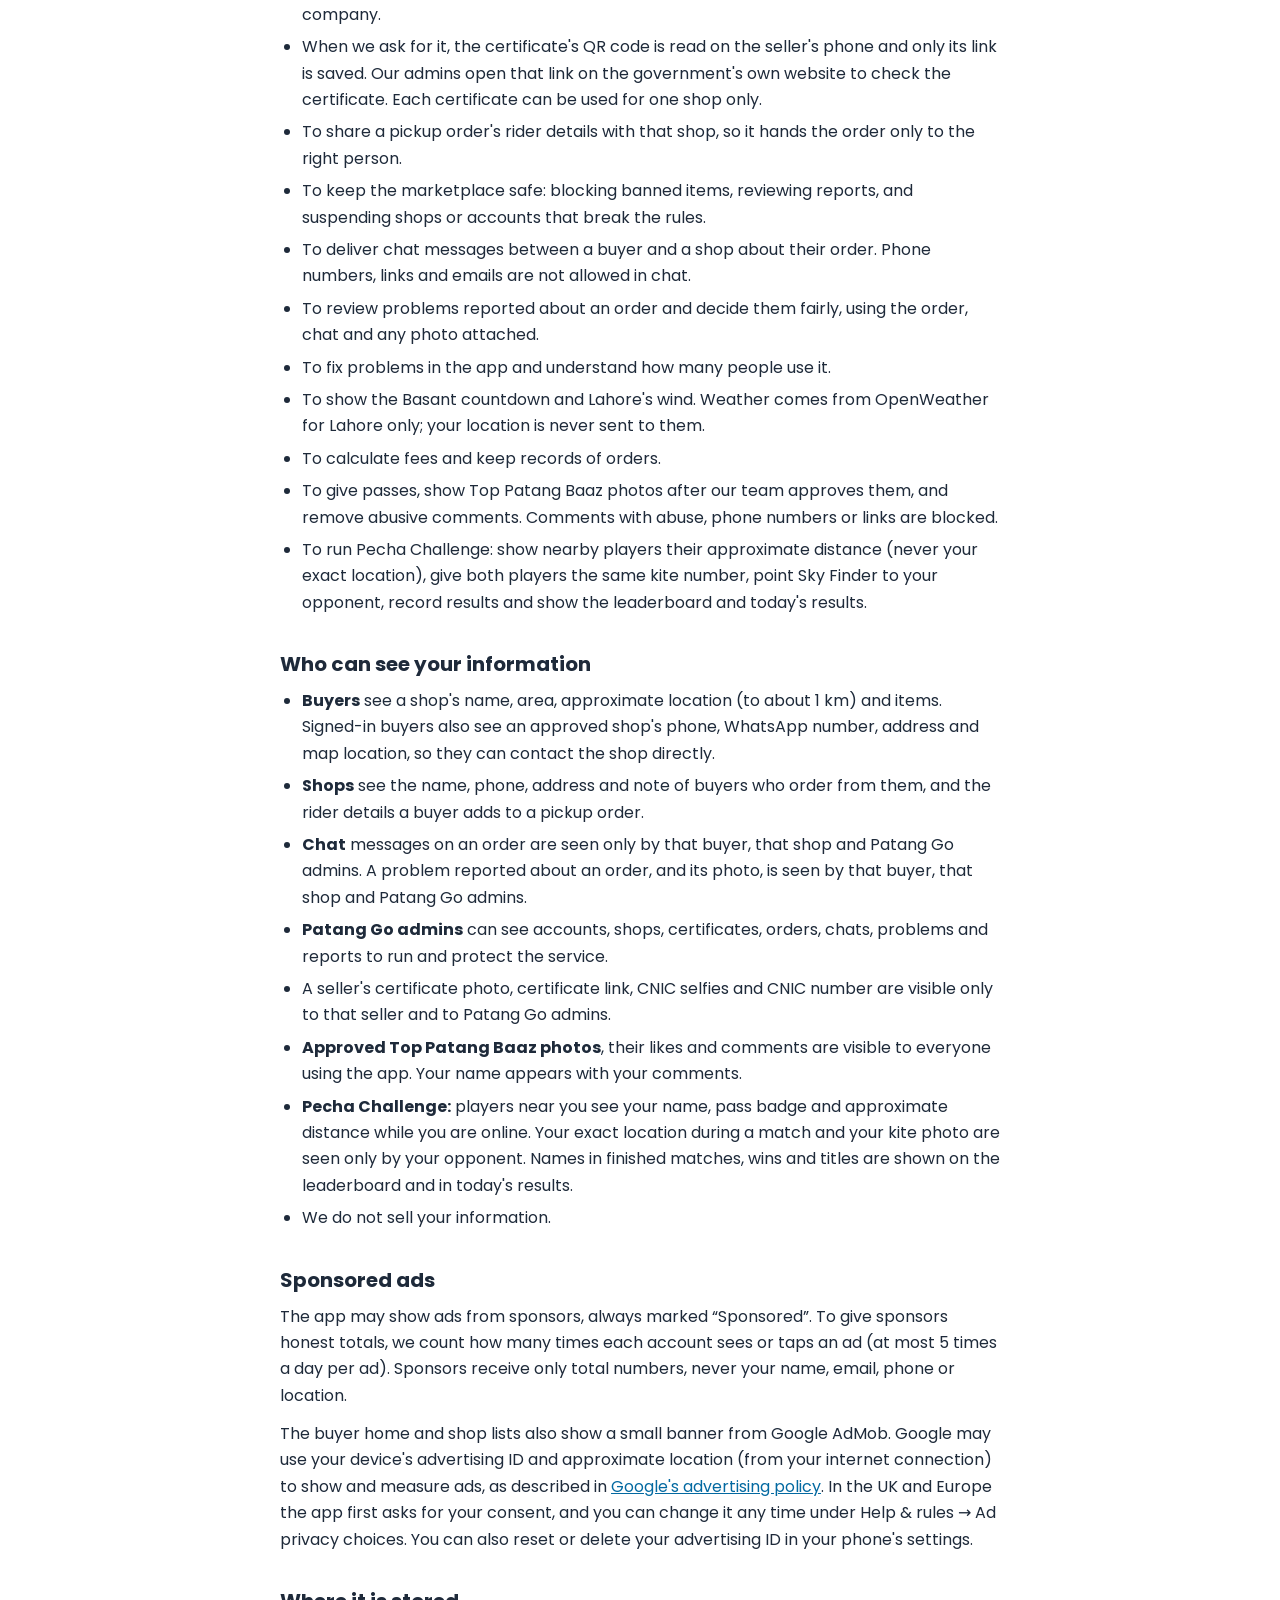
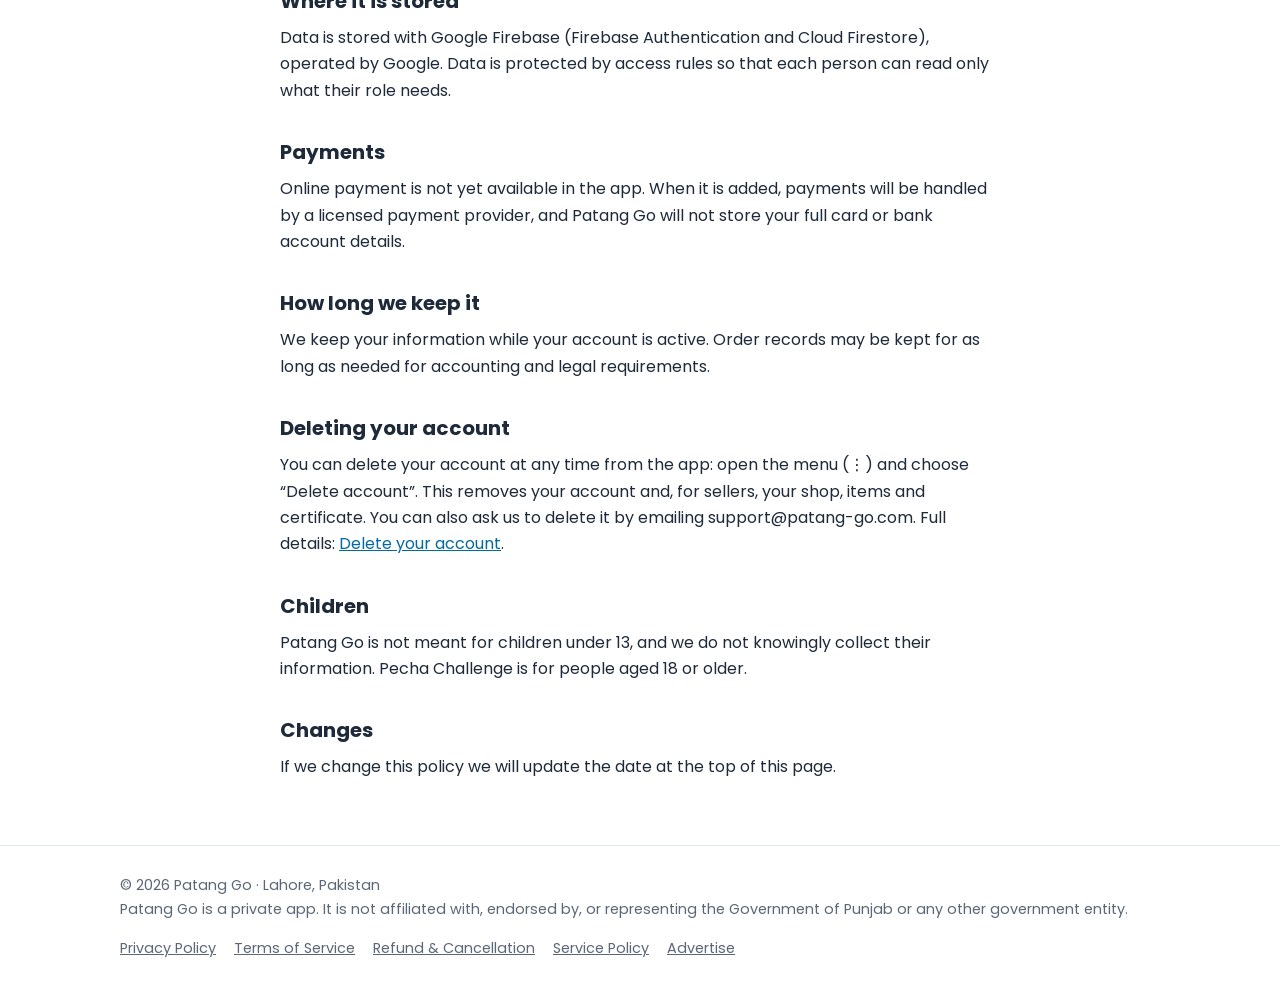
<file: privacy.html>
<!doctype html>
<html lang="en">
<head>
<meta charset="utf-8">
<meta name="viewport" content="width=device-width, initial-scale=1, viewport-fit=cover">
<title>Privacy Policy · Patang Go</title>
<meta name="description" content="How Patang Go collects and uses your information.">
<!-- Launch tak Google search se chhupi: launch par ye line hata dein -->
<meta name="robots" content="noindex, nofollow">
<link rel="preconnect" href="https://fonts.googleapis.com">
<link rel="preconnect" href="https://fonts.gstatic.com" crossorigin>
<link rel="stylesheet" href="https://fonts.googleapis.com/css2?family=Poppins:wght@400;500;600;700;800&family=Noto+Nastaliq+Urdu:wght@500&display=swap">
<style>
/* Layout: sky-blue header band over a white page; content in one 1080px column,
   hero splits into copy + portrait Basant photo, stacking on phones. */
:root {
  --sky: #0EA5E9;
  --sky-deep: #0369A1;
  --gold: #E8A400;
  --gold-ink: #8F6300;
  --on-gold: #2F2100;
  --ink: #1E2A3A;
  --muted: #5B6676;
  --bg: #FFFFFF;
  --bg-soft: #F2F8FC;
  --line: #DCE7EF;
  --danger: #B42318;
  --danger-bg: #FDECEC;
  --font-display: 'Poppins', 'Segoe UI', system-ui, sans-serif;
  --font-body: 'Poppins', 'Segoe UI', system-ui, sans-serif;
  --font-urdu: 'Noto Nastaliq Urdu', 'Jameel Noori Nastaleeq', serif;
}
@media (prefers-color-scheme: dark) {
  :root:not([data-theme="light"]) {
    --sky: #38BDF8; --sky-deep: #7DD3FC; --gold: #F5B82E; --gold-ink: #F7C95A;
    --on-gold: #2F2100; --ink: #E6EDF5; --muted: #9AA8B8; --bg: #0E1621;
    --bg-soft: #152131; --line: #24344A; --danger: #FF8A80; --danger-bg: #3A1E1E;
    color-scheme: dark;
  }
}
:root[data-theme="dark"] {
  --sky: #38BDF8; --sky-deep: #7DD3FC; --gold: #F5B82E; --gold-ink: #F7C95A;
  --on-gold: #2F2100; --ink: #E6EDF5; --muted: #9AA8B8; --bg: #0E1621;
  --bg-soft: #152131; --line: #24344A; --danger: #FF8A80; --danger-bg: #3A1E1E;
  color-scheme: dark;
}
*, *::before, *::after { box-sizing: border-box; }
body {
  margin: 0; background: var(--bg); color: var(--ink);
  font-family: var(--font-body); font-size: 16px; line-height: 1.65;
}
img { max-width: 100%; display: block; }
a { color: var(--sky-deep); }
a:focus-visible, button:focus-visible { outline: 3px solid var(--gold); outline-offset: 2px; }
.wrap { max-width: 1080px; margin: 0 auto; padding-inline: 20px; }
h1, h2, h3 { font-family: var(--font-display); line-height: 1.2; text-wrap: balance; margin: 0; }
h1 { font-size: clamp(2rem, 5vw, 3.1rem); font-weight: 800; letter-spacing: -0.01em; }
h2 { font-size: clamp(1.5rem, 3vw, 2rem); font-weight: 700; }
h3 { font-size: 1.1rem; font-weight: 600; }
p { margin: 0; }
.eyebrow {
  font-size: 0.78rem; font-weight: 600; letter-spacing: 0.12em; text-transform: uppercase;
  color: var(--gold-ink);
}

/* Header */
.top { border-bottom: 1px solid var(--line); background: var(--bg); }
.top .wrap { display: flex; align-items: center; justify-content: space-between; gap: 16px;
  flex-wrap: wrap; padding-block: 14px; }
.brand { display: flex; align-items: center; gap: 10px; text-decoration: none; color: var(--ink); }
.brand-mark { width: 36px; height: 36px; flex: none; }
.brand-name { font-family: var(--font-display); font-weight: 800; font-size: 1.25rem; }
.brand-name b { color: var(--sky); font-weight: 800; }
.nav { display: flex; gap: 18px; flex-wrap: wrap; font-size: 0.95rem; }
.nav a { color: var(--muted); text-decoration: none; font-weight: 500; }
.nav a:hover { color: var(--ink); }

/* Hero */
.hero .wrap { display: grid; grid-template-columns: 1.15fr 0.85fr; gap: 48px; align-items: center;
  padding-block: 56px 64px; }
.hero-copy { display: grid; gap: 20px; min-width: 0; }
.hero-copy .lead { font-size: 1.12rem; color: var(--muted); max-width: 34rem; }
.urdu { font-family: var(--font-urdu); direction: rtl; font-size: 1.15rem; line-height: 2.2;
  color: var(--ink); }
.actions { display: flex; gap: 12px; flex-wrap: wrap; }
.btn { display: inline-flex; align-items: center; gap: 8px; padding: 12px 20px; border-radius: 12px;
  font-weight: 600; text-decoration: none; font-size: 0.98rem; }
.btn-gold { background: var(--gold); color: var(--on-gold); }
.btn-line { border: 1.5px solid var(--line); color: var(--ink); }
.btn-line:hover { border-color: var(--sky); }
.soon { font-size: 0.85rem; color: var(--muted); }
.hero-photo { position: relative; border-radius: 22px; overflow: hidden; aspect-ratio: 3 / 4;
  max-width: 100%; box-shadow: 0 18px 50px -24px rgba(3, 105, 161, 0.55); }
.hero-photo img { width: 100%; height: 100%; object-fit: cover; object-position: 50% 62%; }
.hero-photo figcaption { position: absolute; left: 12px; bottom: 12px; right: 12px;
  background: rgba(14, 22, 33, 0.72); color: #fff; font-size: 0.82rem; padding: 8px 12px;
  border-radius: 10px; }

/* Sections */
section.band { padding-block: 64px; }
section.soft { background: var(--bg-soft); }
.section-head { display: grid; gap: 8px; margin-bottom: 32px; max-width: 40rem; }
.section-head p { color: var(--muted); }
.steps { display: grid; grid-template-columns: repeat(3, minmax(0, 1fr)); gap: 24px;
  list-style: none; margin: 0; padding: 0; counter-reset: step; }
.steps li { display: grid; gap: 8px; align-content: start; counter-increment: step; min-width: 0; }
.steps li::before { content: counter(step); width: 36px; height: 36px; border-radius: 50%;
  display: grid; place-items: center; font-weight: 700; background: var(--sky); color: #fff; }
.steps p { color: var(--muted); }
.services { display: grid; grid-template-columns: repeat(4, minmax(0, 1fr)); gap: 16px; margin: 8px 0 0; padding: 0; }
.services li { list-style: none; border: 1px solid var(--line); border-radius: 16px; padding: 18px;
  display: grid; gap: 6px; align-content: start; min-width: 0; }
.services h3 { font-size: 1.05rem; }
.services p { color: var(--muted); font-size: 0.95rem; }
.services .price { font-weight: 700; }

.split { display: grid; grid-template-columns: 1fr 1fr; gap: 40px; align-items: start; }
.split > * { min-width: 0; }
.checklist { list-style: none; padding: 0; margin: 16px 0 0; display: grid; gap: 10px; }
.checklist li { padding-left: 28px; position: relative; }
.checklist li::before { content: ''; position: absolute; left: 0; top: 0.45em; width: 14px; height: 14px;
  border-radius: 4px; background: var(--sky); }
.fees { border: 1px solid var(--line); border-radius: 18px; padding: 24px; display: grid; gap: 16px;
  background: var(--bg); }
.fee-row { display: flex; justify-content: space-between; align-items: baseline; gap: 16px;
  border-bottom: 1px dashed var(--line); padding-bottom: 12px; }
.fee-row:last-of-type { border-bottom: 0; padding-bottom: 0; }
.fee-row strong { font-family: var(--font-display); font-size: 1.6rem; color: var(--gold-ink);
  font-variant-numeric: tabular-nums; }
.fee-note { font-size: 0.85rem; color: var(--muted); }
.example { font-size: 0.9rem; background: var(--bg-soft); border-radius: 12px; padding: 12px 14px;
  font-variant-numeric: tabular-nums; }

.banned { display: flex; flex-wrap: wrap; gap: 8px; margin-top: 16px; }
.banned span { background: var(--danger-bg); color: var(--danger); font-weight: 600; font-size: 0.88rem;
  padding: 6px 12px; border-radius: 999px; }
.allowed { margin-top: 14px; font-weight: 600; }

/* Season notice: the app only runs while the government allows Basant sales */
.season { border: 1px solid var(--line); border-left: 5px solid var(--gold); border-radius: 14px;
  padding: 18px 20px; background: var(--bg); display: grid; gap: 8px; max-width: 46rem; }
.season h3 { margin: 0; font-size: 1.1rem; }
.season p { margin: 0; color: var(--muted); }
.season ul { margin: 4px 0 0; padding-left: 20px; display: grid; gap: 4px; }
.allowed em { font-style: normal; color: var(--sky-deep); }
.notice { margin-top: 20px; border-right: 4px solid var(--danger); padding: 4px 16px 4px 0; }

.contact { display: grid; grid-template-columns: repeat(3, minmax(0, 1fr)); gap: 24px; }
.contact div { display: grid; gap: 4px; min-width: 0; }
.contact .label { font-size: 0.8rem; color: var(--muted); text-transform: uppercase; letter-spacing: 0.1em; }
.contact .value { font-weight: 600; overflow-wrap: anywhere; }

footer { border-top: 1px solid var(--line); padding-block: 28px; font-size: 0.9rem; color: var(--muted); }
footer .wrap { display: flex; justify-content: space-between; gap: 16px; flex-wrap: wrap; }
footer nav { display: flex; gap: 18px; flex-wrap: wrap; }
footer a { color: var(--muted); }

/* Policy pages */
.doc { padding-block: 48px 64px; }
.doc .wrap { max-width: 760px; }
.doc h1 { font-size: clamp(1.8rem, 4vw, 2.4rem); }
.doc .updated { color: var(--muted); margin-top: 8px; }
.doc h2 { font-size: 1.25rem; margin-top: 36px; }
.doc p, .doc li { color: var(--ink); }
.doc p { margin-top: 12px; }
.doc ul { margin: 12px 0 0; padding-left: 22px; display: grid; gap: 6px; }
.ads { display: grid; gap: 14px; margin-top: 20px; }
.ad { border: 1px solid var(--line); border-radius: 16px; padding: 18px; display: grid; gap: 12px; }
.ad h2 { margin: 0; font-size: 1.15rem; display: flex; justify-content: space-between; gap: 8px;
  flex-wrap: wrap; align-items: baseline; }
.ad .count { font-size: .82rem; color: var(--gold-ink); font-weight: 700; }
.facts { display: grid; grid-template-columns: repeat(3, minmax(0, 1fr)); gap: 8px; }
@media (max-width: 560px) { .facts { grid-template-columns: 1fr; } }
.fact { background: var(--bg-soft); border-radius: 10px; padding: 8px 12px; min-width: 0; }
.fact span { display: block; font-size: 11px; text-transform: uppercase; letter-spacing: .06em;
  color: var(--muted); }
.fact b { font-size: .95rem; }
.ad .row { display: flex; justify-content: space-between; align-items: center; gap: 10px; flex-wrap: wrap; }
.ad .price { color: var(--muted); font-size: .92rem; }
.btn-sky { background: var(--sky); color: #fff; }
.report { border: 1.5px solid var(--sky); border-radius: 16px; padding: 18px; margin-top: 24px;
  background: var(--bg-soft); }
.report h2 { margin: 0; }

@media (max-width: 820px) {
  .hero .wrap { grid-template-columns: 1fr; padding-block: 36px 48px; gap: 28px; }
  .hero-photo { aspect-ratio: 4 / 3; }
  .steps, .split, .contact { grid-template-columns: 1fr; }
  .services { grid-template-columns: repeat(2, minmax(0, 1fr)); }
  section.band { padding-block: 48px; }
}
@media (prefers-reduced-motion: no-preference) {
  .btn { transition: transform 0.15s ease; }
  .btn:hover { transform: translateY(-1px); }
}
</style>
</head>
<body>
<header class="top">
  <div class="wrap">
    <a class="brand" href="./"><svg class="brand-mark" viewBox="0 0 40 40" aria-hidden="true"><path d="M20 2 L36 18 L20 34 L4 18 Z" fill="#0EA5E9"/><path d="M20 2 L36 18 L20 18 Z" fill="#E8A400"/><path d="M4 18 L20 18 L20 34 Z" fill="#E8A400"/><path d="M20 2 V34 M4 18 H36" stroke="#fff" stroke-width="1.5"/><path d="M20 34 q3 3 0 6" stroke="#0EA5E9" stroke-width="1.5" fill="none"/></svg><span class="brand-name">Patang <b>Go</b></span></a>
    <nav class="nav" aria-label="Main">
      <a href="./#services">Services</a>
      <a href="./#how">How it works</a>
      <a href="./#sellers">For sellers</a>
      <a href="./#rules">Rules</a>
      <a href="./#contact">Contact</a>
    </nav>
  </div>
</header>
<main class="doc"><div class="wrap">
<h1>Privacy Policy</h1>
<p class="updated">Last updated: 28 October 2026</p>
<h2>Who we are</h2>
<p>Patang Go is a mobile marketplace that connects kite buyers with verified kite shops in Lahore during the Basant season. This policy explains what information the Patang Go app and website collect, why, and what you can do about it. Contact us at support@patang-go.com.</p><h2>Information we collect</h2>
<ul><li><b>Account:</b> your name and email address from Google Sign-In.</li><li><b>Orders:</b> the phone number, delivery address and note you enter when you order, the items, prices and status of each order, and for pickup orders the name, phone number and bike number of the rider you send (if you add them).</li><li><b>Shops (sellers only):</b> shop name, owner name, phone and WhatsApp numbers, address, area, city, shop location, government license number, a photo of your government certificate, the link from the QR code on the government certificate (when asked), a selfie of the owner holding their CNIC, a second selfie for a live check, and the CNIC number.</li><li><b>Items:</b> names, descriptions, prices, stock and photos that sellers add.</li><li><b>Location:</b> your phone's location, only when you allow it, to show the nearest shops or to save a shop's position. We do not track your location in the background.</li><li><b>Reports and problems:</b> reports you send about a shop, problems you report about an order, and any photo you attach to them.</li><li><b>Chat:</b> messages you send to a shop or buyer about an order.</li><li><b>Reviews:</b> ratings and comments buyers give, and shops' replies.</li><li><b>Invites:</b> your invite code and, if you joined with a friend's code, which account invited you.</li><li><b>Patang Baaz pass:</b> which pass you have (Patang Baaz or Top Patang Baaz) and until when it is valid.</li><li><b>Top Patang Baaz photo:</b> the selfie a Top Patang Baaz member sends for the top banner and the Premium Wall, the likes it gets, comments people write on it, and reports about comments.</li><li><b>Pecha Challenge (Basant days only):</b> while you are online for Pecha Challenge, your approximate location (rounded to about 200 m) and the day; the challenges you send and get, the number given for each match, results and wins; during an accepted match, your location for Sky Finder and an optional photo of your kite. A proof video you record stays on your phone and is not uploaded.</li><li><b>App activity and errors:</b> the days you open the app (to count daily users) and error reports when the app has a problem (the error message, where in the app it happened, the app version and your account ID). They do not include your messages, photos or contact details.</li></ul><h2>How we use it</h2>
<ul><li>To run your account and show you the right screens.</li><li>To pass your order, phone number and address to the shop you order from so it can deliver.</li><li>To let our team verify sellers' government certificates before their shop goes live, and check with the CNIC selfie that the shop really belongs to its owner. The selfie is checked on the seller's own phone (is it clear, is there one face, can the CNIC number be read, and does the second selfie show a real, live person) and is not sent to any other company.</li><li>When we ask for it, the certificate's QR code is read on the seller's phone and only its link is saved. Our admins open that link on the government's own website to check the certificate. Each certificate can be used for one shop only.</li><li>To share a pickup order's rider details with that shop, so it hands the order only to the right person.</li><li>To keep the marketplace safe: blocking banned items, reviewing reports, and suspending shops or accounts that break the rules.</li><li>To deliver chat messages between a buyer and a shop about their order. Phone numbers, links and emails are not allowed in chat.</li><li>To review problems reported about an order and decide them fairly, using the order, chat and any photo attached.</li><li>To fix problems in the app and understand how many people use it.</li><li>To show the Basant countdown and Lahore's wind. Weather comes from OpenWeather for Lahore only; your location is never sent to them.</li><li>To calculate fees and keep records of orders.</li><li>To give passes, show Top Patang Baaz photos after our team approves them, and remove abusive comments. Comments with abuse, phone numbers or links are blocked.</li><li>To run Pecha Challenge: show nearby players their approximate distance (never your exact location), give both players the same kite number, point Sky Finder to your opponent, record results and show the leaderboard and today's results.</li></ul><h2>Who can see your information</h2>
<ul><li><b>Buyers</b> see a shop's name, area, approximate location (to about 1 km) and items. Signed-in buyers also see an approved shop's phone, WhatsApp number, address and map location, so they can contact the shop directly.</li><li><b>Shops</b> see the name, phone, address and note of buyers who order from them, and the rider details a buyer adds to a pickup order.</li><li><b>Chat</b> messages on an order are seen only by that buyer, that shop and Patang Go admins. A problem reported about an order, and its photo, is seen by that buyer, that shop and Patang Go admins.</li><li><b>Patang Go admins</b> can see accounts, shops, certificates, orders, chats, problems and reports to run and protect the service.</li><li>A seller's certificate photo, certificate link, CNIC selfies and CNIC number are visible only to that seller and to Patang Go admins.</li><li><b>Approved Top Patang Baaz photos</b>, their likes and comments are visible to everyone using the app. Your name appears with your comments.</li><li><b>Pecha Challenge:</b> players near you see your name, pass badge and approximate distance while you are online. Your exact location during a match and your kite photo are seen only by your opponent. Names in finished matches, wins and titles are shown on the leaderboard and in today's results.</li><li>We do not sell your information.</li></ul><h2>Sponsored ads</h2>
<p>The app may show ads from sponsors, always marked “Sponsored”. To give sponsors honest totals, we count how many times each account sees or taps an ad (at most 5 times a day per ad). Sponsors receive only total numbers, never your name, email, phone or location.</p><p>The buyer home and shop lists also show a small banner from Google AdMob. Google may use your device's advertising ID and approximate location (from your internet connection) to show and measure ads, as described in <a href="https://policies.google.com/technologies/ads">Google's advertising policy</a>. In the UK and Europe the app first asks for your consent, and you can change it any time under Help &amp; rules → Ad privacy choices. You can also reset or delete your advertising ID in your phone's settings.</p><h2>Where it is stored</h2>
<p>Data is stored with Google Firebase (Firebase Authentication and Cloud Firestore), operated by Google. Data is protected by access rules so that each person can read only what their role needs.</p><h2>Payments</h2>
<p>Online payment is not yet available in the app. When it is added, payments will be handled by a licensed payment provider, and Patang Go will not store your full card or bank account details.</p><h2>How long we keep it</h2>
<p>We keep your information while your account is active. Order records may be kept for as long as needed for accounting and legal requirements.</p><h2>Deleting your account</h2>
<p>You can delete your account at any time from the app: open the menu (⋮) and choose “Delete account”. This removes your account and, for sellers, your shop, items and certificate. You can also ask us to delete it by emailing support@patang-go.com. Full details: <a href="delete-account.html">Delete your account</a>.</p><h2>Children</h2>
<p>Patang Go is not meant for children under 13, and we do not knowingly collect their information. Pecha Challenge is for people aged 18 or older.</p><h2>Changes</h2>
<p>If we change this policy we will update the date at the top of this page.</p>
</div></main>
<footer>
  <div class="wrap">
    <span>© 2026 Patang Go · Lahore, Pakistan<br>
      Patang Go is a private app. It is not affiliated with, endorsed by, or representing the
      Government of Punjab or any other government entity.</span>
    <nav aria-label="Legal">
      <a href="privacy.html">Privacy Policy</a>
      <a href="terms.html">Terms of Service</a>
      <a href="refund.html">Refund &amp; Cancellation</a>
      <a href="service.html">Service Policy</a>
      <a href="advertise.html">Advertise</a>
    </nav>
  </div>
</footer>
</body>
</html>
</file>
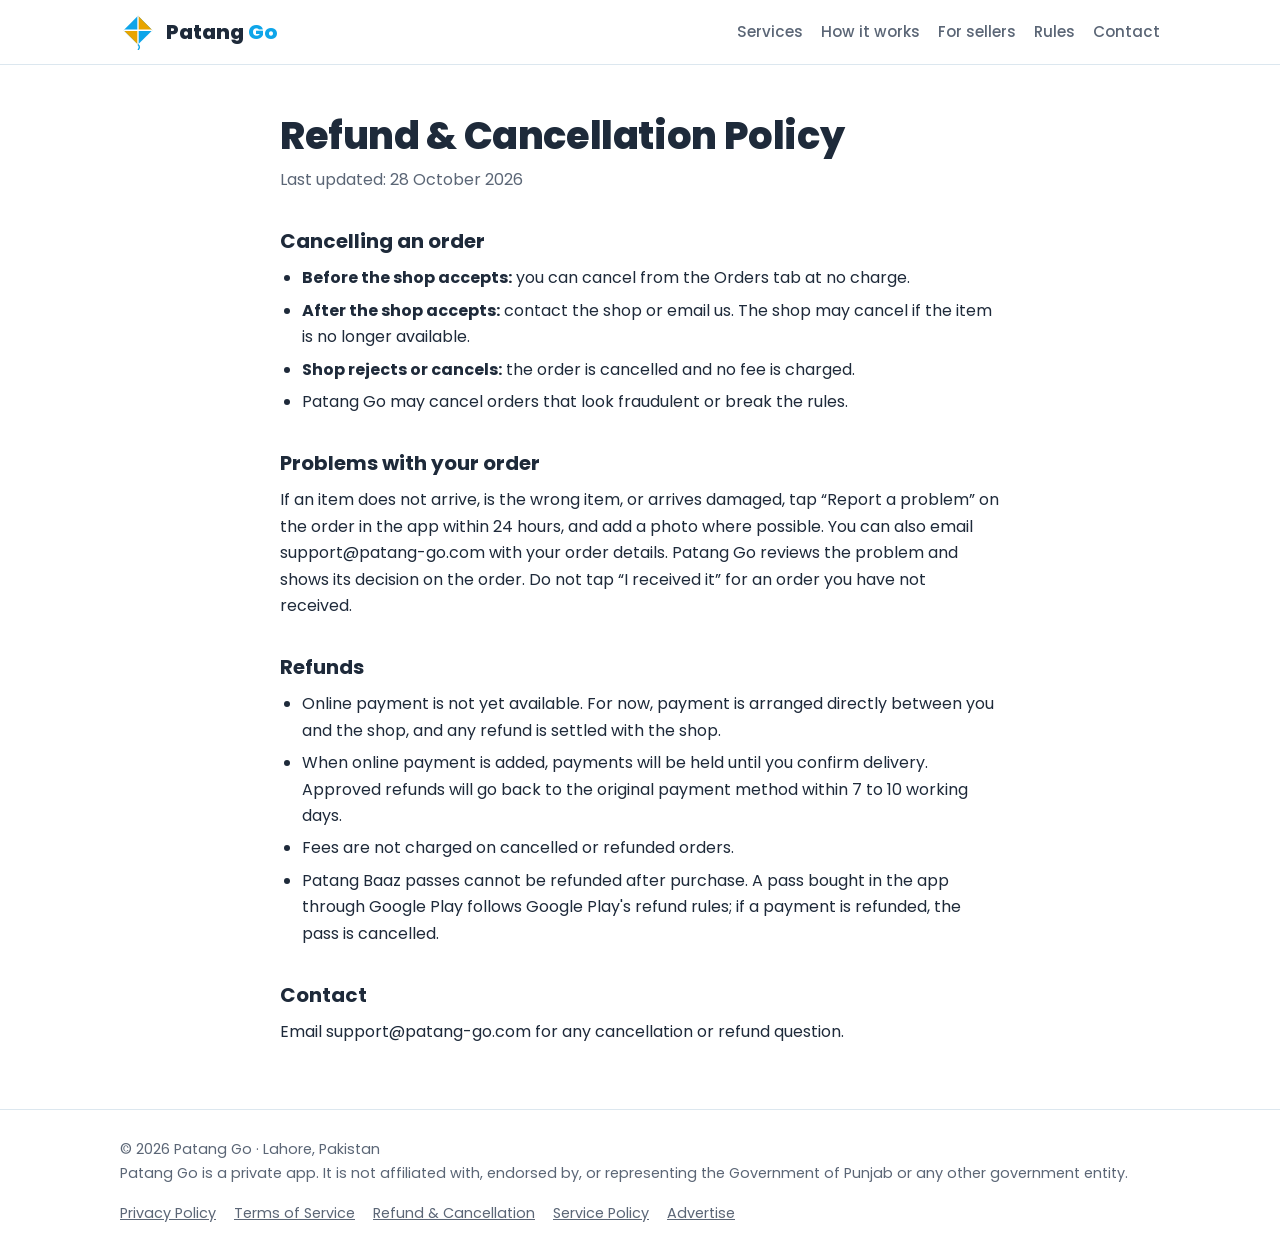
<file: refund.html>
<!doctype html>
<html lang="en">
<head>
<meta charset="utf-8">
<meta name="viewport" content="width=device-width, initial-scale=1, viewport-fit=cover">
<title>Refund & Cancellation · Patang Go</title>
<meta name="description" content="How cancellations and refunds work on Patang Go.">
<!-- Launch tak Google search se chhupi: launch par ye line hata dein -->
<meta name="robots" content="noindex, nofollow">
<link rel="preconnect" href="https://fonts.googleapis.com">
<link rel="preconnect" href="https://fonts.gstatic.com" crossorigin>
<link rel="stylesheet" href="https://fonts.googleapis.com/css2?family=Poppins:wght@400;500;600;700;800&family=Noto+Nastaliq+Urdu:wght@500&display=swap">
<style>
/* Layout: sky-blue header band over a white page; content in one 1080px column,
   hero splits into copy + portrait Basant photo, stacking on phones. */
:root {
  --sky: #0EA5E9;
  --sky-deep: #0369A1;
  --gold: #E8A400;
  --gold-ink: #8F6300;
  --on-gold: #2F2100;
  --ink: #1E2A3A;
  --muted: #5B6676;
  --bg: #FFFFFF;
  --bg-soft: #F2F8FC;
  --line: #DCE7EF;
  --danger: #B42318;
  --danger-bg: #FDECEC;
  --font-display: 'Poppins', 'Segoe UI', system-ui, sans-serif;
  --font-body: 'Poppins', 'Segoe UI', system-ui, sans-serif;
  --font-urdu: 'Noto Nastaliq Urdu', 'Jameel Noori Nastaleeq', serif;
}
@media (prefers-color-scheme: dark) {
  :root:not([data-theme="light"]) {
    --sky: #38BDF8; --sky-deep: #7DD3FC; --gold: #F5B82E; --gold-ink: #F7C95A;
    --on-gold: #2F2100; --ink: #E6EDF5; --muted: #9AA8B8; --bg: #0E1621;
    --bg-soft: #152131; --line: #24344A; --danger: #FF8A80; --danger-bg: #3A1E1E;
    color-scheme: dark;
  }
}
:root[data-theme="dark"] {
  --sky: #38BDF8; --sky-deep: #7DD3FC; --gold: #F5B82E; --gold-ink: #F7C95A;
  --on-gold: #2F2100; --ink: #E6EDF5; --muted: #9AA8B8; --bg: #0E1621;
  --bg-soft: #152131; --line: #24344A; --danger: #FF8A80; --danger-bg: #3A1E1E;
  color-scheme: dark;
}
*, *::before, *::after { box-sizing: border-box; }
body {
  margin: 0; background: var(--bg); color: var(--ink);
  font-family: var(--font-body); font-size: 16px; line-height: 1.65;
}
img { max-width: 100%; display: block; }
a { color: var(--sky-deep); }
a:focus-visible, button:focus-visible { outline: 3px solid var(--gold); outline-offset: 2px; }
.wrap { max-width: 1080px; margin: 0 auto; padding-inline: 20px; }
h1, h2, h3 { font-family: var(--font-display); line-height: 1.2; text-wrap: balance; margin: 0; }
h1 { font-size: clamp(2rem, 5vw, 3.1rem); font-weight: 800; letter-spacing: -0.01em; }
h2 { font-size: clamp(1.5rem, 3vw, 2rem); font-weight: 700; }
h3 { font-size: 1.1rem; font-weight: 600; }
p { margin: 0; }
.eyebrow {
  font-size: 0.78rem; font-weight: 600; letter-spacing: 0.12em; text-transform: uppercase;
  color: var(--gold-ink);
}

/* Header */
.top { border-bottom: 1px solid var(--line); background: var(--bg); }
.top .wrap { display: flex; align-items: center; justify-content: space-between; gap: 16px;
  flex-wrap: wrap; padding-block: 14px; }
.brand { display: flex; align-items: center; gap: 10px; text-decoration: none; color: var(--ink); }
.brand-mark { width: 36px; height: 36px; flex: none; }
.brand-name { font-family: var(--font-display); font-weight: 800; font-size: 1.25rem; }
.brand-name b { color: var(--sky); font-weight: 800; }
.nav { display: flex; gap: 18px; flex-wrap: wrap; font-size: 0.95rem; }
.nav a { color: var(--muted); text-decoration: none; font-weight: 500; }
.nav a:hover { color: var(--ink); }

/* Hero */
.hero .wrap { display: grid; grid-template-columns: 1.15fr 0.85fr; gap: 48px; align-items: center;
  padding-block: 56px 64px; }
.hero-copy { display: grid; gap: 20px; min-width: 0; }
.hero-copy .lead { font-size: 1.12rem; color: var(--muted); max-width: 34rem; }
.urdu { font-family: var(--font-urdu); direction: rtl; font-size: 1.15rem; line-height: 2.2;
  color: var(--ink); }
.actions { display: flex; gap: 12px; flex-wrap: wrap; }
.btn { display: inline-flex; align-items: center; gap: 8px; padding: 12px 20px; border-radius: 12px;
  font-weight: 600; text-decoration: none; font-size: 0.98rem; }
.btn-gold { background: var(--gold); color: var(--on-gold); }
.btn-line { border: 1.5px solid var(--line); color: var(--ink); }
.btn-line:hover { border-color: var(--sky); }
.soon { font-size: 0.85rem; color: var(--muted); }
.hero-photo { position: relative; border-radius: 22px; overflow: hidden; aspect-ratio: 3 / 4;
  max-width: 100%; box-shadow: 0 18px 50px -24px rgba(3, 105, 161, 0.55); }
.hero-photo img { width: 100%; height: 100%; object-fit: cover; object-position: 50% 62%; }
.hero-photo figcaption { position: absolute; left: 12px; bottom: 12px; right: 12px;
  background: rgba(14, 22, 33, 0.72); color: #fff; font-size: 0.82rem; padding: 8px 12px;
  border-radius: 10px; }

/* Sections */
section.band { padding-block: 64px; }
section.soft { background: var(--bg-soft); }
.section-head { display: grid; gap: 8px; margin-bottom: 32px; max-width: 40rem; }
.section-head p { color: var(--muted); }
.steps { display: grid; grid-template-columns: repeat(3, minmax(0, 1fr)); gap: 24px;
  list-style: none; margin: 0; padding: 0; counter-reset: step; }
.steps li { display: grid; gap: 8px; align-content: start; counter-increment: step; min-width: 0; }
.steps li::before { content: counter(step); width: 36px; height: 36px; border-radius: 50%;
  display: grid; place-items: center; font-weight: 700; background: var(--sky); color: #fff; }
.steps p { color: var(--muted); }
.services { display: grid; grid-template-columns: repeat(4, minmax(0, 1fr)); gap: 16px; margin: 8px 0 0; padding: 0; }
.services li { list-style: none; border: 1px solid var(--line); border-radius: 16px; padding: 18px;
  display: grid; gap: 6px; align-content: start; min-width: 0; }
.services h3 { font-size: 1.05rem; }
.services p { color: var(--muted); font-size: 0.95rem; }
.services .price { font-weight: 700; }

.split { display: grid; grid-template-columns: 1fr 1fr; gap: 40px; align-items: start; }
.split > * { min-width: 0; }
.checklist { list-style: none; padding: 0; margin: 16px 0 0; display: grid; gap: 10px; }
.checklist li { padding-left: 28px; position: relative; }
.checklist li::before { content: ''; position: absolute; left: 0; top: 0.45em; width: 14px; height: 14px;
  border-radius: 4px; background: var(--sky); }
.fees { border: 1px solid var(--line); border-radius: 18px; padding: 24px; display: grid; gap: 16px;
  background: var(--bg); }
.fee-row { display: flex; justify-content: space-between; align-items: baseline; gap: 16px;
  border-bottom: 1px dashed var(--line); padding-bottom: 12px; }
.fee-row:last-of-type { border-bottom: 0; padding-bottom: 0; }
.fee-row strong { font-family: var(--font-display); font-size: 1.6rem; color: var(--gold-ink);
  font-variant-numeric: tabular-nums; }
.fee-note { font-size: 0.85rem; color: var(--muted); }
.example { font-size: 0.9rem; background: var(--bg-soft); border-radius: 12px; padding: 12px 14px;
  font-variant-numeric: tabular-nums; }

.banned { display: flex; flex-wrap: wrap; gap: 8px; margin-top: 16px; }
.banned span { background: var(--danger-bg); color: var(--danger); font-weight: 600; font-size: 0.88rem;
  padding: 6px 12px; border-radius: 999px; }
.allowed { margin-top: 14px; font-weight: 600; }

/* Season notice: the app only runs while the government allows Basant sales */
.season { border: 1px solid var(--line); border-left: 5px solid var(--gold); border-radius: 14px;
  padding: 18px 20px; background: var(--bg); display: grid; gap: 8px; max-width: 46rem; }
.season h3 { margin: 0; font-size: 1.1rem; }
.season p { margin: 0; color: var(--muted); }
.season ul { margin: 4px 0 0; padding-left: 20px; display: grid; gap: 4px; }
.allowed em { font-style: normal; color: var(--sky-deep); }
.notice { margin-top: 20px; border-right: 4px solid var(--danger); padding: 4px 16px 4px 0; }

.contact { display: grid; grid-template-columns: repeat(3, minmax(0, 1fr)); gap: 24px; }
.contact div { display: grid; gap: 4px; min-width: 0; }
.contact .label { font-size: 0.8rem; color: var(--muted); text-transform: uppercase; letter-spacing: 0.1em; }
.contact .value { font-weight: 600; overflow-wrap: anywhere; }

footer { border-top: 1px solid var(--line); padding-block: 28px; font-size: 0.9rem; color: var(--muted); }
footer .wrap { display: flex; justify-content: space-between; gap: 16px; flex-wrap: wrap; }
footer nav { display: flex; gap: 18px; flex-wrap: wrap; }
footer a { color: var(--muted); }

/* Policy pages */
.doc { padding-block: 48px 64px; }
.doc .wrap { max-width: 760px; }
.doc h1 { font-size: clamp(1.8rem, 4vw, 2.4rem); }
.doc .updated { color: var(--muted); margin-top: 8px; }
.doc h2 { font-size: 1.25rem; margin-top: 36px; }
.doc p, .doc li { color: var(--ink); }
.doc p { margin-top: 12px; }
.doc ul { margin: 12px 0 0; padding-left: 22px; display: grid; gap: 6px; }
.ads { display: grid; gap: 14px; margin-top: 20px; }
.ad { border: 1px solid var(--line); border-radius: 16px; padding: 18px; display: grid; gap: 12px; }
.ad h2 { margin: 0; font-size: 1.15rem; display: flex; justify-content: space-between; gap: 8px;
  flex-wrap: wrap; align-items: baseline; }
.ad .count { font-size: .82rem; color: var(--gold-ink); font-weight: 700; }
.facts { display: grid; grid-template-columns: repeat(3, minmax(0, 1fr)); gap: 8px; }
@media (max-width: 560px) { .facts { grid-template-columns: 1fr; } }
.fact { background: var(--bg-soft); border-radius: 10px; padding: 8px 12px; min-width: 0; }
.fact span { display: block; font-size: 11px; text-transform: uppercase; letter-spacing: .06em;
  color: var(--muted); }
.fact b { font-size: .95rem; }
.ad .row { display: flex; justify-content: space-between; align-items: center; gap: 10px; flex-wrap: wrap; }
.ad .price { color: var(--muted); font-size: .92rem; }
.btn-sky { background: var(--sky); color: #fff; }
.report { border: 1.5px solid var(--sky); border-radius: 16px; padding: 18px; margin-top: 24px;
  background: var(--bg-soft); }
.report h2 { margin: 0; }

@media (max-width: 820px) {
  .hero .wrap { grid-template-columns: 1fr; padding-block: 36px 48px; gap: 28px; }
  .hero-photo { aspect-ratio: 4 / 3; }
  .steps, .split, .contact { grid-template-columns: 1fr; }
  .services { grid-template-columns: repeat(2, minmax(0, 1fr)); }
  section.band { padding-block: 48px; }
}
@media (prefers-reduced-motion: no-preference) {
  .btn { transition: transform 0.15s ease; }
  .btn:hover { transform: translateY(-1px); }
}
</style>
</head>
<body>
<header class="top">
  <div class="wrap">
    <a class="brand" href="./"><svg class="brand-mark" viewBox="0 0 40 40" aria-hidden="true"><path d="M20 2 L36 18 L20 34 L4 18 Z" fill="#0EA5E9"/><path d="M20 2 L36 18 L20 18 Z" fill="#E8A400"/><path d="M4 18 L20 18 L20 34 Z" fill="#E8A400"/><path d="M20 2 V34 M4 18 H36" stroke="#fff" stroke-width="1.5"/><path d="M20 34 q3 3 0 6" stroke="#0EA5E9" stroke-width="1.5" fill="none"/></svg><span class="brand-name">Patang <b>Go</b></span></a>
    <nav class="nav" aria-label="Main">
      <a href="./#services">Services</a>
      <a href="./#how">How it works</a>
      <a href="./#sellers">For sellers</a>
      <a href="./#rules">Rules</a>
      <a href="./#contact">Contact</a>
    </nav>
  </div>
</header>
<main class="doc"><div class="wrap">
<h1>Refund &amp; Cancellation Policy</h1>
<p class="updated">Last updated: 28 October 2026</p>
<h2>Cancelling an order</h2>
<ul><li><b>Before the shop accepts:</b> you can cancel from the Orders tab at no charge.</li><li><b>After the shop accepts:</b> contact the shop or email us. The shop may cancel if the item is no longer available.</li><li><b>Shop rejects or cancels:</b> the order is cancelled and no fee is charged.</li><li>Patang Go may cancel orders that look fraudulent or break the rules.</li></ul><h2>Problems with your order</h2>
<p>If an item does not arrive, is the wrong item, or arrives damaged, tap “Report a problem” on the order in the app within 24 hours, and add a photo where possible. You can also email support@patang-go.com with your order details. Patang Go reviews the problem and shows its decision on the order. Do not tap “I received it” for an order you have not received.</p><h2>Refunds</h2>
<ul><li>Online payment is not yet available. For now, payment is arranged directly between you and the shop, and any refund is settled with the shop.</li><li>When online payment is added, payments will be held until you confirm delivery. Approved refunds will go back to the original payment method within 7 to 10 working days.</li><li>Fees are not charged on cancelled or refunded orders.</li><li>Patang Baaz passes cannot be refunded after purchase. A pass bought in the app through Google Play follows Google Play's refund rules; if a payment is refunded, the pass is cancelled.</li></ul><h2>Contact</h2>
<p>Email support@patang-go.com for any cancellation or refund question.</p>
</div></main>
<footer>
  <div class="wrap">
    <span>© 2026 Patang Go · Lahore, Pakistan<br>
      Patang Go is a private app. It is not affiliated with, endorsed by, or representing the
      Government of Punjab or any other government entity.</span>
    <nav aria-label="Legal">
      <a href="privacy.html">Privacy Policy</a>
      <a href="terms.html">Terms of Service</a>
      <a href="refund.html">Refund &amp; Cancellation</a>
      <a href="service.html">Service Policy</a>
      <a href="advertise.html">Advertise</a>
    </nav>
  </div>
</footer>
</body>
</html>
</file>
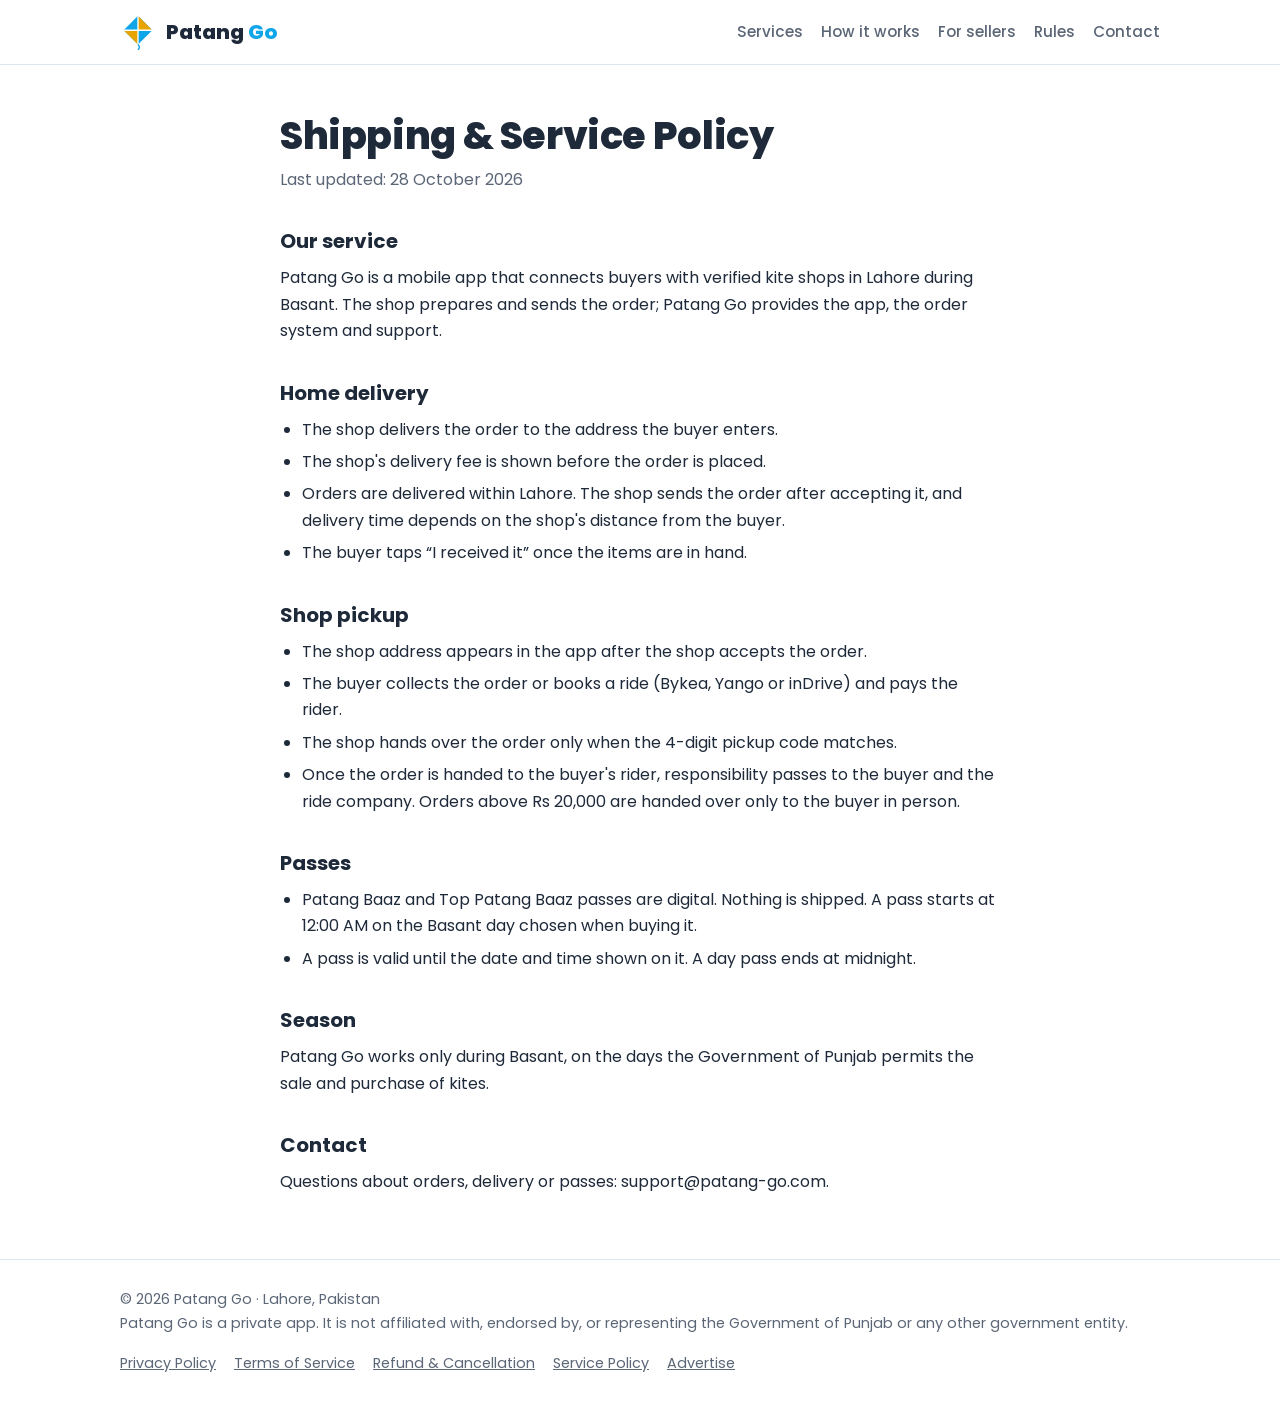
<file: service.html>
<!doctype html>
<html lang="en">
<head>
<meta charset="utf-8">
<meta name="viewport" content="width=device-width, initial-scale=1, viewport-fit=cover">
<title>Service Policy · Patang Go</title>
<meta name="description" content="How delivery, pickup and passes work on Patang Go.">
<!-- Launch tak Google search se chhupi: launch par ye line hata dein -->
<meta name="robots" content="noindex, nofollow">
<link rel="preconnect" href="https://fonts.googleapis.com">
<link rel="preconnect" href="https://fonts.gstatic.com" crossorigin>
<link rel="stylesheet" href="https://fonts.googleapis.com/css2?family=Poppins:wght@400;500;600;700;800&family=Noto+Nastaliq+Urdu:wght@500&display=swap">
<style>
/* Layout: sky-blue header band over a white page; content in one 1080px column,
   hero splits into copy + portrait Basant photo, stacking on phones. */
:root {
  --sky: #0EA5E9;
  --sky-deep: #0369A1;
  --gold: #E8A400;
  --gold-ink: #8F6300;
  --on-gold: #2F2100;
  --ink: #1E2A3A;
  --muted: #5B6676;
  --bg: #FFFFFF;
  --bg-soft: #F2F8FC;
  --line: #DCE7EF;
  --danger: #B42318;
  --danger-bg: #FDECEC;
  --font-display: 'Poppins', 'Segoe UI', system-ui, sans-serif;
  --font-body: 'Poppins', 'Segoe UI', system-ui, sans-serif;
  --font-urdu: 'Noto Nastaliq Urdu', 'Jameel Noori Nastaleeq', serif;
}
@media (prefers-color-scheme: dark) {
  :root:not([data-theme="light"]) {
    --sky: #38BDF8; --sky-deep: #7DD3FC; --gold: #F5B82E; --gold-ink: #F7C95A;
    --on-gold: #2F2100; --ink: #E6EDF5; --muted: #9AA8B8; --bg: #0E1621;
    --bg-soft: #152131; --line: #24344A; --danger: #FF8A80; --danger-bg: #3A1E1E;
    color-scheme: dark;
  }
}
:root[data-theme="dark"] {
  --sky: #38BDF8; --sky-deep: #7DD3FC; --gold: #F5B82E; --gold-ink: #F7C95A;
  --on-gold: #2F2100; --ink: #E6EDF5; --muted: #9AA8B8; --bg: #0E1621;
  --bg-soft: #152131; --line: #24344A; --danger: #FF8A80; --danger-bg: #3A1E1E;
  color-scheme: dark;
}
*, *::before, *::after { box-sizing: border-box; }
body {
  margin: 0; background: var(--bg); color: var(--ink);
  font-family: var(--font-body); font-size: 16px; line-height: 1.65;
}
img { max-width: 100%; display: block; }
a { color: var(--sky-deep); }
a:focus-visible, button:focus-visible { outline: 3px solid var(--gold); outline-offset: 2px; }
.wrap { max-width: 1080px; margin: 0 auto; padding-inline: 20px; }
h1, h2, h3 { font-family: var(--font-display); line-height: 1.2; text-wrap: balance; margin: 0; }
h1 { font-size: clamp(2rem, 5vw, 3.1rem); font-weight: 800; letter-spacing: -0.01em; }
h2 { font-size: clamp(1.5rem, 3vw, 2rem); font-weight: 700; }
h3 { font-size: 1.1rem; font-weight: 600; }
p { margin: 0; }
.eyebrow {
  font-size: 0.78rem; font-weight: 600; letter-spacing: 0.12em; text-transform: uppercase;
  color: var(--gold-ink);
}

/* Header */
.top { border-bottom: 1px solid var(--line); background: var(--bg); }
.top .wrap { display: flex; align-items: center; justify-content: space-between; gap: 16px;
  flex-wrap: wrap; padding-block: 14px; }
.brand { display: flex; align-items: center; gap: 10px; text-decoration: none; color: var(--ink); }
.brand-mark { width: 36px; height: 36px; flex: none; }
.brand-name { font-family: var(--font-display); font-weight: 800; font-size: 1.25rem; }
.brand-name b { color: var(--sky); font-weight: 800; }
.nav { display: flex; gap: 18px; flex-wrap: wrap; font-size: 0.95rem; }
.nav a { color: var(--muted); text-decoration: none; font-weight: 500; }
.nav a:hover { color: var(--ink); }

/* Hero */
.hero .wrap { display: grid; grid-template-columns: 1.15fr 0.85fr; gap: 48px; align-items: center;
  padding-block: 56px 64px; }
.hero-copy { display: grid; gap: 20px; min-width: 0; }
.hero-copy .lead { font-size: 1.12rem; color: var(--muted); max-width: 34rem; }
.urdu { font-family: var(--font-urdu); direction: rtl; font-size: 1.15rem; line-height: 2.2;
  color: var(--ink); }
.actions { display: flex; gap: 12px; flex-wrap: wrap; }
.btn { display: inline-flex; align-items: center; gap: 8px; padding: 12px 20px; border-radius: 12px;
  font-weight: 600; text-decoration: none; font-size: 0.98rem; }
.btn-gold { background: var(--gold); color: var(--on-gold); }
.btn-line { border: 1.5px solid var(--line); color: var(--ink); }
.btn-line:hover { border-color: var(--sky); }
.soon { font-size: 0.85rem; color: var(--muted); }
.hero-photo { position: relative; border-radius: 22px; overflow: hidden; aspect-ratio: 3 / 4;
  max-width: 100%; box-shadow: 0 18px 50px -24px rgba(3, 105, 161, 0.55); }
.hero-photo img { width: 100%; height: 100%; object-fit: cover; object-position: 50% 62%; }
.hero-photo figcaption { position: absolute; left: 12px; bottom: 12px; right: 12px;
  background: rgba(14, 22, 33, 0.72); color: #fff; font-size: 0.82rem; padding: 8px 12px;
  border-radius: 10px; }

/* Sections */
section.band { padding-block: 64px; }
section.soft { background: var(--bg-soft); }
.section-head { display: grid; gap: 8px; margin-bottom: 32px; max-width: 40rem; }
.section-head p { color: var(--muted); }
.steps { display: grid; grid-template-columns: repeat(3, minmax(0, 1fr)); gap: 24px;
  list-style: none; margin: 0; padding: 0; counter-reset: step; }
.steps li { display: grid; gap: 8px; align-content: start; counter-increment: step; min-width: 0; }
.steps li::before { content: counter(step); width: 36px; height: 36px; border-radius: 50%;
  display: grid; place-items: center; font-weight: 700; background: var(--sky); color: #fff; }
.steps p { color: var(--muted); }
.services { display: grid; grid-template-columns: repeat(4, minmax(0, 1fr)); gap: 16px; margin: 8px 0 0; padding: 0; }
.services li { list-style: none; border: 1px solid var(--line); border-radius: 16px; padding: 18px;
  display: grid; gap: 6px; align-content: start; min-width: 0; }
.services h3 { font-size: 1.05rem; }
.services p { color: var(--muted); font-size: 0.95rem; }
.services .price { font-weight: 700; }

.split { display: grid; grid-template-columns: 1fr 1fr; gap: 40px; align-items: start; }
.split > * { min-width: 0; }
.checklist { list-style: none; padding: 0; margin: 16px 0 0; display: grid; gap: 10px; }
.checklist li { padding-left: 28px; position: relative; }
.checklist li::before { content: ''; position: absolute; left: 0; top: 0.45em; width: 14px; height: 14px;
  border-radius: 4px; background: var(--sky); }
.fees { border: 1px solid var(--line); border-radius: 18px; padding: 24px; display: grid; gap: 16px;
  background: var(--bg); }
.fee-row { display: flex; justify-content: space-between; align-items: baseline; gap: 16px;
  border-bottom: 1px dashed var(--line); padding-bottom: 12px; }
.fee-row:last-of-type { border-bottom: 0; padding-bottom: 0; }
.fee-row strong { font-family: var(--font-display); font-size: 1.6rem; color: var(--gold-ink);
  font-variant-numeric: tabular-nums; }
.fee-note { font-size: 0.85rem; color: var(--muted); }
.example { font-size: 0.9rem; background: var(--bg-soft); border-radius: 12px; padding: 12px 14px;
  font-variant-numeric: tabular-nums; }

.banned { display: flex; flex-wrap: wrap; gap: 8px; margin-top: 16px; }
.banned span { background: var(--danger-bg); color: var(--danger); font-weight: 600; font-size: 0.88rem;
  padding: 6px 12px; border-radius: 999px; }
.allowed { margin-top: 14px; font-weight: 600; }

/* Season notice: the app only runs while the government allows Basant sales */
.season { border: 1px solid var(--line); border-left: 5px solid var(--gold); border-radius: 14px;
  padding: 18px 20px; background: var(--bg); display: grid; gap: 8px; max-width: 46rem; }
.season h3 { margin: 0; font-size: 1.1rem; }
.season p { margin: 0; color: var(--muted); }
.season ul { margin: 4px 0 0; padding-left: 20px; display: grid; gap: 4px; }
.allowed em { font-style: normal; color: var(--sky-deep); }
.notice { margin-top: 20px; border-right: 4px solid var(--danger); padding: 4px 16px 4px 0; }

.contact { display: grid; grid-template-columns: repeat(3, minmax(0, 1fr)); gap: 24px; }
.contact div { display: grid; gap: 4px; min-width: 0; }
.contact .label { font-size: 0.8rem; color: var(--muted); text-transform: uppercase; letter-spacing: 0.1em; }
.contact .value { font-weight: 600; overflow-wrap: anywhere; }

footer { border-top: 1px solid var(--line); padding-block: 28px; font-size: 0.9rem; color: var(--muted); }
footer .wrap { display: flex; justify-content: space-between; gap: 16px; flex-wrap: wrap; }
footer nav { display: flex; gap: 18px; flex-wrap: wrap; }
footer a { color: var(--muted); }

/* Policy pages */
.doc { padding-block: 48px 64px; }
.doc .wrap { max-width: 760px; }
.doc h1 { font-size: clamp(1.8rem, 4vw, 2.4rem); }
.doc .updated { color: var(--muted); margin-top: 8px; }
.doc h2 { font-size: 1.25rem; margin-top: 36px; }
.doc p, .doc li { color: var(--ink); }
.doc p { margin-top: 12px; }
.doc ul { margin: 12px 0 0; padding-left: 22px; display: grid; gap: 6px; }
.ads { display: grid; gap: 14px; margin-top: 20px; }
.ad { border: 1px solid var(--line); border-radius: 16px; padding: 18px; display: grid; gap: 12px; }
.ad h2 { margin: 0; font-size: 1.15rem; display: flex; justify-content: space-between; gap: 8px;
  flex-wrap: wrap; align-items: baseline; }
.ad .count { font-size: .82rem; color: var(--gold-ink); font-weight: 700; }
.facts { display: grid; grid-template-columns: repeat(3, minmax(0, 1fr)); gap: 8px; }
@media (max-width: 560px) { .facts { grid-template-columns: 1fr; } }
.fact { background: var(--bg-soft); border-radius: 10px; padding: 8px 12px; min-width: 0; }
.fact span { display: block; font-size: 11px; text-transform: uppercase; letter-spacing: .06em;
  color: var(--muted); }
.fact b { font-size: .95rem; }
.ad .row { display: flex; justify-content: space-between; align-items: center; gap: 10px; flex-wrap: wrap; }
.ad .price { color: var(--muted); font-size: .92rem; }
.btn-sky { background: var(--sky); color: #fff; }
.report { border: 1.5px solid var(--sky); border-radius: 16px; padding: 18px; margin-top: 24px;
  background: var(--bg-soft); }
.report h2 { margin: 0; }

@media (max-width: 820px) {
  .hero .wrap { grid-template-columns: 1fr; padding-block: 36px 48px; gap: 28px; }
  .hero-photo { aspect-ratio: 4 / 3; }
  .steps, .split, .contact { grid-template-columns: 1fr; }
  .services { grid-template-columns: repeat(2, minmax(0, 1fr)); }
  section.band { padding-block: 48px; }
}
@media (prefers-reduced-motion: no-preference) {
  .btn { transition: transform 0.15s ease; }
  .btn:hover { transform: translateY(-1px); }
}
</style>
</head>
<body>
<header class="top">
  <div class="wrap">
    <a class="brand" href="./"><svg class="brand-mark" viewBox="0 0 40 40" aria-hidden="true"><path d="M20 2 L36 18 L20 34 L4 18 Z" fill="#0EA5E9"/><path d="M20 2 L36 18 L20 18 Z" fill="#E8A400"/><path d="M4 18 L20 18 L20 34 Z" fill="#E8A400"/><path d="M20 2 V34 M4 18 H36" stroke="#fff" stroke-width="1.5"/><path d="M20 34 q3 3 0 6" stroke="#0EA5E9" stroke-width="1.5" fill="none"/></svg><span class="brand-name">Patang <b>Go</b></span></a>
    <nav class="nav" aria-label="Main">
      <a href="./#services">Services</a>
      <a href="./#how">How it works</a>
      <a href="./#sellers">For sellers</a>
      <a href="./#rules">Rules</a>
      <a href="./#contact">Contact</a>
    </nav>
  </div>
</header>
<main class="doc"><div class="wrap">
<h1>Shipping &amp; Service Policy</h1>
<p class="updated">Last updated: 28 October 2026</p>
<h2>Our service</h2>
<p>Patang Go is a mobile app that connects buyers with verified kite shops in Lahore during Basant. The shop prepares and sends the order; Patang Go provides the app, the order system and support.</p><h2>Home delivery</h2>
<ul><li>The shop delivers the order to the address the buyer enters.</li><li>The shop's delivery fee is shown before the order is placed.</li><li>Orders are delivered within Lahore. The shop sends the order after accepting it, and delivery time depends on the shop's distance from the buyer.</li><li>The buyer taps “I received it” once the items are in hand.</li></ul><h2>Shop pickup</h2>
<ul><li>The shop address appears in the app after the shop accepts the order.</li><li>The buyer collects the order or books a ride (Bykea, Yango or inDrive) and pays the rider.</li><li>The shop hands over the order only when the 4-digit pickup code matches.</li><li>Once the order is handed to the buyer's rider, responsibility passes to the buyer and the ride company. Orders above Rs 20,000 are handed over only to the buyer in person.</li></ul><h2>Passes</h2>
<ul><li>Patang Baaz and Top Patang Baaz passes are digital. Nothing is shipped. A pass starts at 12:00 AM on the Basant day chosen when buying it.</li><li>A pass is valid until the date and time shown on it. A day pass ends at midnight.</li></ul><h2>Season</h2>
<p>Patang Go works only during Basant, on the days the Government of Punjab permits the sale and purchase of kites.</p><h2>Contact</h2>
<p>Questions about orders, delivery or passes: support@patang-go.com.</p>
</div></main>
<footer>
  <div class="wrap">
    <span>© 2026 Patang Go · Lahore, Pakistan<br>
      Patang Go is a private app. It is not affiliated with, endorsed by, or representing the
      Government of Punjab or any other government entity.</span>
    <nav aria-label="Legal">
      <a href="privacy.html">Privacy Policy</a>
      <a href="terms.html">Terms of Service</a>
      <a href="refund.html">Refund &amp; Cancellation</a>
      <a href="service.html">Service Policy</a>
      <a href="advertise.html">Advertise</a>
    </nav>
  </div>
</footer>
</body>
</html>
</file>
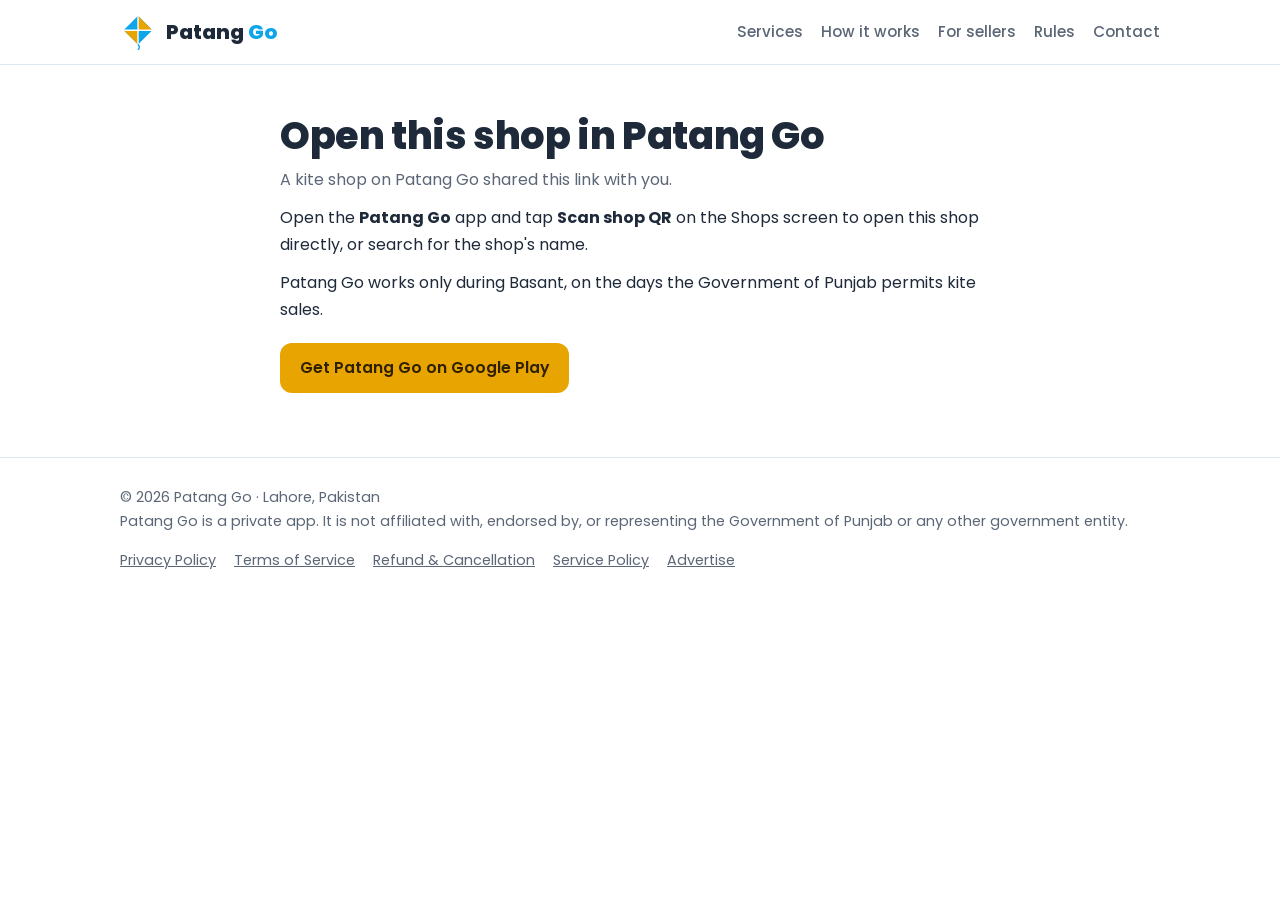
<file: shop.html>
<!doctype html>
<html lang="en">
<head>
<meta charset="utf-8">
<meta name="viewport" content="width=device-width, initial-scale=1, viewport-fit=cover">
<title>Shop on Patang Go</title>
<meta name="description" content="Open this kite shop in the Patang Go app.">
<!-- Launch tak Google search se chhupi: launch par ye line hata dein -->
<meta name="robots" content="noindex, nofollow">
<link rel="preconnect" href="https://fonts.googleapis.com">
<link rel="preconnect" href="https://fonts.gstatic.com" crossorigin>
<link rel="stylesheet" href="https://fonts.googleapis.com/css2?family=Poppins:wght@400;500;600;700;800&family=Noto+Nastaliq+Urdu:wght@500&display=swap">
<style>
/* Layout: sky-blue header band over a white page; content in one 1080px column,
   hero splits into copy + portrait Basant photo, stacking on phones. */
:root {
  --sky: #0EA5E9;
  --sky-deep: #0369A1;
  --gold: #E8A400;
  --gold-ink: #8F6300;
  --on-gold: #2F2100;
  --ink: #1E2A3A;
  --muted: #5B6676;
  --bg: #FFFFFF;
  --bg-soft: #F2F8FC;
  --line: #DCE7EF;
  --danger: #B42318;
  --danger-bg: #FDECEC;
  --font-display: 'Poppins', 'Segoe UI', system-ui, sans-serif;
  --font-body: 'Poppins', 'Segoe UI', system-ui, sans-serif;
  --font-urdu: 'Noto Nastaliq Urdu', 'Jameel Noori Nastaleeq', serif;
}
@media (prefers-color-scheme: dark) {
  :root:not([data-theme="light"]) {
    --sky: #38BDF8; --sky-deep: #7DD3FC; --gold: #F5B82E; --gold-ink: #F7C95A;
    --on-gold: #2F2100; --ink: #E6EDF5; --muted: #9AA8B8; --bg: #0E1621;
    --bg-soft: #152131; --line: #24344A; --danger: #FF8A80; --danger-bg: #3A1E1E;
    color-scheme: dark;
  }
}
:root[data-theme="dark"] {
  --sky: #38BDF8; --sky-deep: #7DD3FC; --gold: #F5B82E; --gold-ink: #F7C95A;
  --on-gold: #2F2100; --ink: #E6EDF5; --muted: #9AA8B8; --bg: #0E1621;
  --bg-soft: #152131; --line: #24344A; --danger: #FF8A80; --danger-bg: #3A1E1E;
  color-scheme: dark;
}
*, *::before, *::after { box-sizing: border-box; }
body {
  margin: 0; background: var(--bg); color: var(--ink);
  font-family: var(--font-body); font-size: 16px; line-height: 1.65;
}
img { max-width: 100%; display: block; }
a { color: var(--sky-deep); }
a:focus-visible, button:focus-visible { outline: 3px solid var(--gold); outline-offset: 2px; }
.wrap { max-width: 1080px; margin: 0 auto; padding-inline: 20px; }
h1, h2, h3 { font-family: var(--font-display); line-height: 1.2; text-wrap: balance; margin: 0; }
h1 { font-size: clamp(2rem, 5vw, 3.1rem); font-weight: 800; letter-spacing: -0.01em; }
h2 { font-size: clamp(1.5rem, 3vw, 2rem); font-weight: 700; }
h3 { font-size: 1.1rem; font-weight: 600; }
p { margin: 0; }
.eyebrow {
  font-size: 0.78rem; font-weight: 600; letter-spacing: 0.12em; text-transform: uppercase;
  color: var(--gold-ink);
}

/* Header */
.top { border-bottom: 1px solid var(--line); background: var(--bg); }
.top .wrap { display: flex; align-items: center; justify-content: space-between; gap: 16px;
  flex-wrap: wrap; padding-block: 14px; }
.brand { display: flex; align-items: center; gap: 10px; text-decoration: none; color: var(--ink); }
.brand-mark { width: 36px; height: 36px; flex: none; }
.brand-name { font-family: var(--font-display); font-weight: 800; font-size: 1.25rem; }
.brand-name b { color: var(--sky); font-weight: 800; }
.nav { display: flex; gap: 18px; flex-wrap: wrap; font-size: 0.95rem; }
.nav a { color: var(--muted); text-decoration: none; font-weight: 500; }
.nav a:hover { color: var(--ink); }

/* Hero */
.hero .wrap { display: grid; grid-template-columns: 1.15fr 0.85fr; gap: 48px; align-items: center;
  padding-block: 56px 64px; }
.hero-copy { display: grid; gap: 20px; min-width: 0; }
.hero-copy .lead { font-size: 1.12rem; color: var(--muted); max-width: 34rem; }
.urdu { font-family: var(--font-urdu); direction: rtl; font-size: 1.15rem; line-height: 2.2;
  color: var(--ink); }
.actions { display: flex; gap: 12px; flex-wrap: wrap; }
.btn { display: inline-flex; align-items: center; gap: 8px; padding: 12px 20px; border-radius: 12px;
  font-weight: 600; text-decoration: none; font-size: 0.98rem; }
.btn-gold { background: var(--gold); color: var(--on-gold); }
.btn-line { border: 1.5px solid var(--line); color: var(--ink); }
.btn-line:hover { border-color: var(--sky); }
.soon { font-size: 0.85rem; color: var(--muted); }
.hero-photo { position: relative; border-radius: 22px; overflow: hidden; aspect-ratio: 3 / 4;
  max-width: 100%; box-shadow: 0 18px 50px -24px rgba(3, 105, 161, 0.55); }
.hero-photo img { width: 100%; height: 100%; object-fit: cover; object-position: 50% 62%; }
.hero-photo figcaption { position: absolute; left: 12px; bottom: 12px; right: 12px;
  background: rgba(14, 22, 33, 0.72); color: #fff; font-size: 0.82rem; padding: 8px 12px;
  border-radius: 10px; }

/* Sections */
section.band { padding-block: 64px; }
section.soft { background: var(--bg-soft); }
.section-head { display: grid; gap: 8px; margin-bottom: 32px; max-width: 40rem; }
.section-head p { color: var(--muted); }
.steps { display: grid; grid-template-columns: repeat(3, minmax(0, 1fr)); gap: 24px;
  list-style: none; margin: 0; padding: 0; counter-reset: step; }
.steps li { display: grid; gap: 8px; align-content: start; counter-increment: step; min-width: 0; }
.steps li::before { content: counter(step); width: 36px; height: 36px; border-radius: 50%;
  display: grid; place-items: center; font-weight: 700; background: var(--sky); color: #fff; }
.steps p { color: var(--muted); }
.services { display: grid; grid-template-columns: repeat(4, minmax(0, 1fr)); gap: 16px; margin: 8px 0 0; padding: 0; }
.services li { list-style: none; border: 1px solid var(--line); border-radius: 16px; padding: 18px;
  display: grid; gap: 6px; align-content: start; min-width: 0; }
.services h3 { font-size: 1.05rem; }
.services p { color: var(--muted); font-size: 0.95rem; }
.services .price { font-weight: 700; }

.split { display: grid; grid-template-columns: 1fr 1fr; gap: 40px; align-items: start; }
.split > * { min-width: 0; }
.checklist { list-style: none; padding: 0; margin: 16px 0 0; display: grid; gap: 10px; }
.checklist li { padding-left: 28px; position: relative; }
.checklist li::before { content: ''; position: absolute; left: 0; top: 0.45em; width: 14px; height: 14px;
  border-radius: 4px; background: var(--sky); }
.fees { border: 1px solid var(--line); border-radius: 18px; padding: 24px; display: grid; gap: 16px;
  background: var(--bg); }
.fee-row { display: flex; justify-content: space-between; align-items: baseline; gap: 16px;
  border-bottom: 1px dashed var(--line); padding-bottom: 12px; }
.fee-row:last-of-type { border-bottom: 0; padding-bottom: 0; }
.fee-row strong { font-family: var(--font-display); font-size: 1.6rem; color: var(--gold-ink);
  font-variant-numeric: tabular-nums; }
.fee-note { font-size: 0.85rem; color: var(--muted); }
.example { font-size: 0.9rem; background: var(--bg-soft); border-radius: 12px; padding: 12px 14px;
  font-variant-numeric: tabular-nums; }

.banned { display: flex; flex-wrap: wrap; gap: 8px; margin-top: 16px; }
.banned span { background: var(--danger-bg); color: var(--danger); font-weight: 600; font-size: 0.88rem;
  padding: 6px 12px; border-radius: 999px; }
.allowed { margin-top: 14px; font-weight: 600; }

/* Season notice: the app only runs while the government allows Basant sales */
.season { border: 1px solid var(--line); border-left: 5px solid var(--gold); border-radius: 14px;
  padding: 18px 20px; background: var(--bg); display: grid; gap: 8px; max-width: 46rem; }
.season h3 { margin: 0; font-size: 1.1rem; }
.season p { margin: 0; color: var(--muted); }
.season ul { margin: 4px 0 0; padding-left: 20px; display: grid; gap: 4px; }
.allowed em { font-style: normal; color: var(--sky-deep); }
.notice { margin-top: 20px; border-right: 4px solid var(--danger); padding: 4px 16px 4px 0; }

.contact { display: grid; grid-template-columns: repeat(3, minmax(0, 1fr)); gap: 24px; }
.contact div { display: grid; gap: 4px; min-width: 0; }
.contact .label { font-size: 0.8rem; color: var(--muted); text-transform: uppercase; letter-spacing: 0.1em; }
.contact .value { font-weight: 600; overflow-wrap: anywhere; }

footer { border-top: 1px solid var(--line); padding-block: 28px; font-size: 0.9rem; color: var(--muted); }
footer .wrap { display: flex; justify-content: space-between; gap: 16px; flex-wrap: wrap; }
footer nav { display: flex; gap: 18px; flex-wrap: wrap; }
footer a { color: var(--muted); }

/* Policy pages */
.doc { padding-block: 48px 64px; }
.doc .wrap { max-width: 760px; }
.doc h1 { font-size: clamp(1.8rem, 4vw, 2.4rem); }
.doc .updated { color: var(--muted); margin-top: 8px; }
.doc h2 { font-size: 1.25rem; margin-top: 36px; }
.doc p, .doc li { color: var(--ink); }
.doc p { margin-top: 12px; }
.doc ul { margin: 12px 0 0; padding-left: 22px; display: grid; gap: 6px; }
.ads { display: grid; gap: 14px; margin-top: 20px; }
.ad { border: 1px solid var(--line); border-radius: 16px; padding: 18px; display: grid; gap: 12px; }
.ad h2 { margin: 0; font-size: 1.15rem; display: flex; justify-content: space-between; gap: 8px;
  flex-wrap: wrap; align-items: baseline; }
.ad .count { font-size: .82rem; color: var(--gold-ink); font-weight: 700; }
.facts { display: grid; grid-template-columns: repeat(3, minmax(0, 1fr)); gap: 8px; }
@media (max-width: 560px) { .facts { grid-template-columns: 1fr; } }
.fact { background: var(--bg-soft); border-radius: 10px; padding: 8px 12px; min-width: 0; }
.fact span { display: block; font-size: 11px; text-transform: uppercase; letter-spacing: .06em;
  color: var(--muted); }
.fact b { font-size: .95rem; }
.ad .row { display: flex; justify-content: space-between; align-items: center; gap: 10px; flex-wrap: wrap; }
.ad .price { color: var(--muted); font-size: .92rem; }
.btn-sky { background: var(--sky); color: #fff; }
.report { border: 1.5px solid var(--sky); border-radius: 16px; padding: 18px; margin-top: 24px;
  background: var(--bg-soft); }
.report h2 { margin: 0; }

@media (max-width: 820px) {
  .hero .wrap { grid-template-columns: 1fr; padding-block: 36px 48px; gap: 28px; }
  .hero-photo { aspect-ratio: 4 / 3; }
  .steps, .split, .contact { grid-template-columns: 1fr; }
  .services { grid-template-columns: repeat(2, minmax(0, 1fr)); }
  section.band { padding-block: 48px; }
}
@media (prefers-reduced-motion: no-preference) {
  .btn { transition: transform 0.15s ease; }
  .btn:hover { transform: translateY(-1px); }
}
</style>
</head>
<body>
<header class="top">
  <div class="wrap">
    <a class="brand" href="./"><svg class="brand-mark" viewBox="0 0 40 40" aria-hidden="true"><path d="M20 2 L36 18 L20 34 L4 18 Z" fill="#0EA5E9"/><path d="M20 2 L36 18 L20 18 Z" fill="#E8A400"/><path d="M4 18 L20 18 L20 34 Z" fill="#E8A400"/><path d="M20 2 V34 M4 18 H36" stroke="#fff" stroke-width="1.5"/><path d="M20 34 q3 3 0 6" stroke="#0EA5E9" stroke-width="1.5" fill="none"/></svg><span class="brand-name">Patang <b>Go</b></span></a>
    <nav class="nav" aria-label="Main">
      <a href="./#services">Services</a>
      <a href="./#how">How it works</a>
      <a href="./#sellers">For sellers</a>
      <a href="./#rules">Rules</a>
      <a href="./#contact">Contact</a>
    </nav>
  </div>
</header>
<main class="doc"><div class="wrap">
<h1>Open this shop in Patang Go</h1>
<p class="updated">A kite shop on Patang Go shared this link with you.</p>
<p>Open the <b>Patang Go</b> app and tap <b>Scan shop QR</b> on the Shops screen to open this shop
  directly, or search for the shop's name.</p>
<p>Patang Go works only during Basant, on the days the Government of Punjab permits kite sales.</p>
<p style="margin-top:20px"><a class="btn btn-gold"
  href="https://play.google.com/store/apps/details?id=com.patanggo.patang_go">Get Patang Go on Google Play</a></p>
</div></main>
<footer>
  <div class="wrap">
    <span>© 2026 Patang Go · Lahore, Pakistan<br>
      Patang Go is a private app. It is not affiliated with, endorsed by, or representing the
      Government of Punjab or any other government entity.</span>
    <nav aria-label="Legal">
      <a href="privacy.html">Privacy Policy</a>
      <a href="terms.html">Terms of Service</a>
      <a href="refund.html">Refund &amp; Cancellation</a>
      <a href="service.html">Service Policy</a>
      <a href="advertise.html">Advertise</a>
    </nav>
  </div>
</footer>
</body>
</html>
</file>
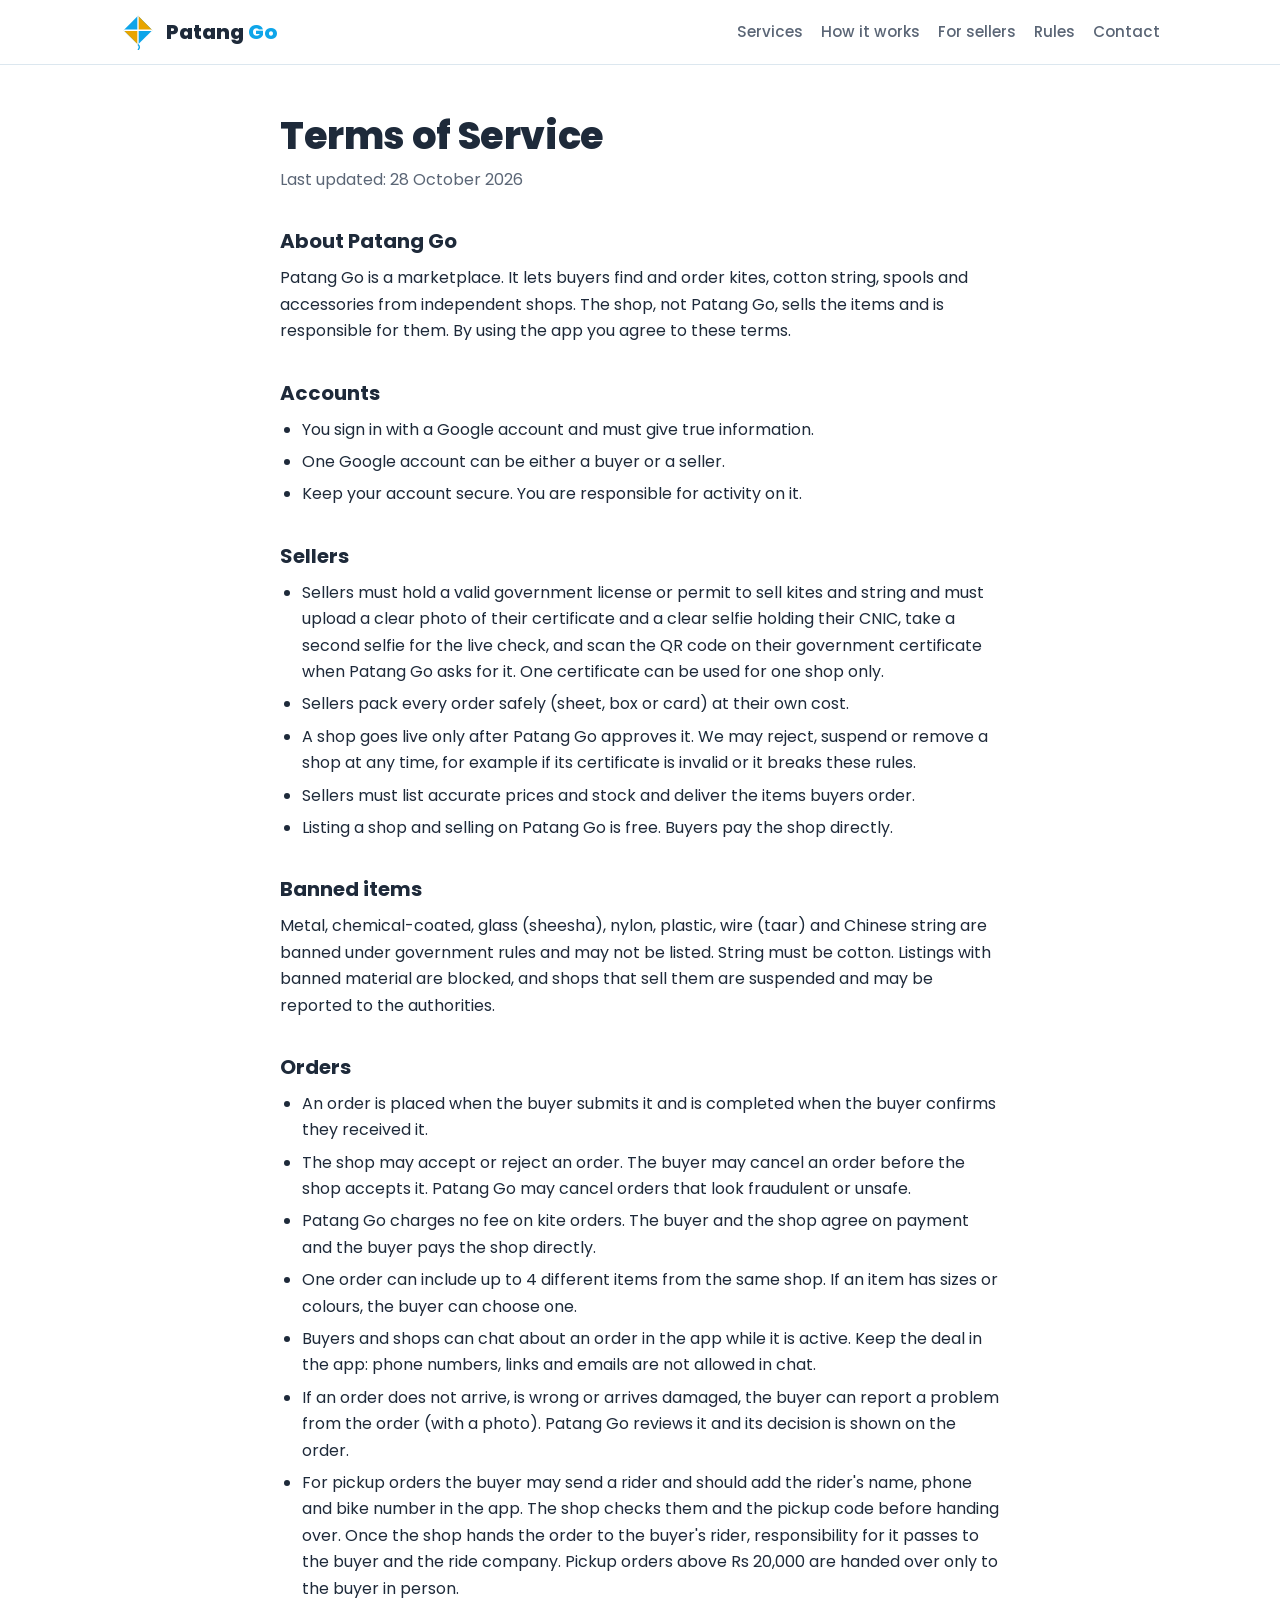
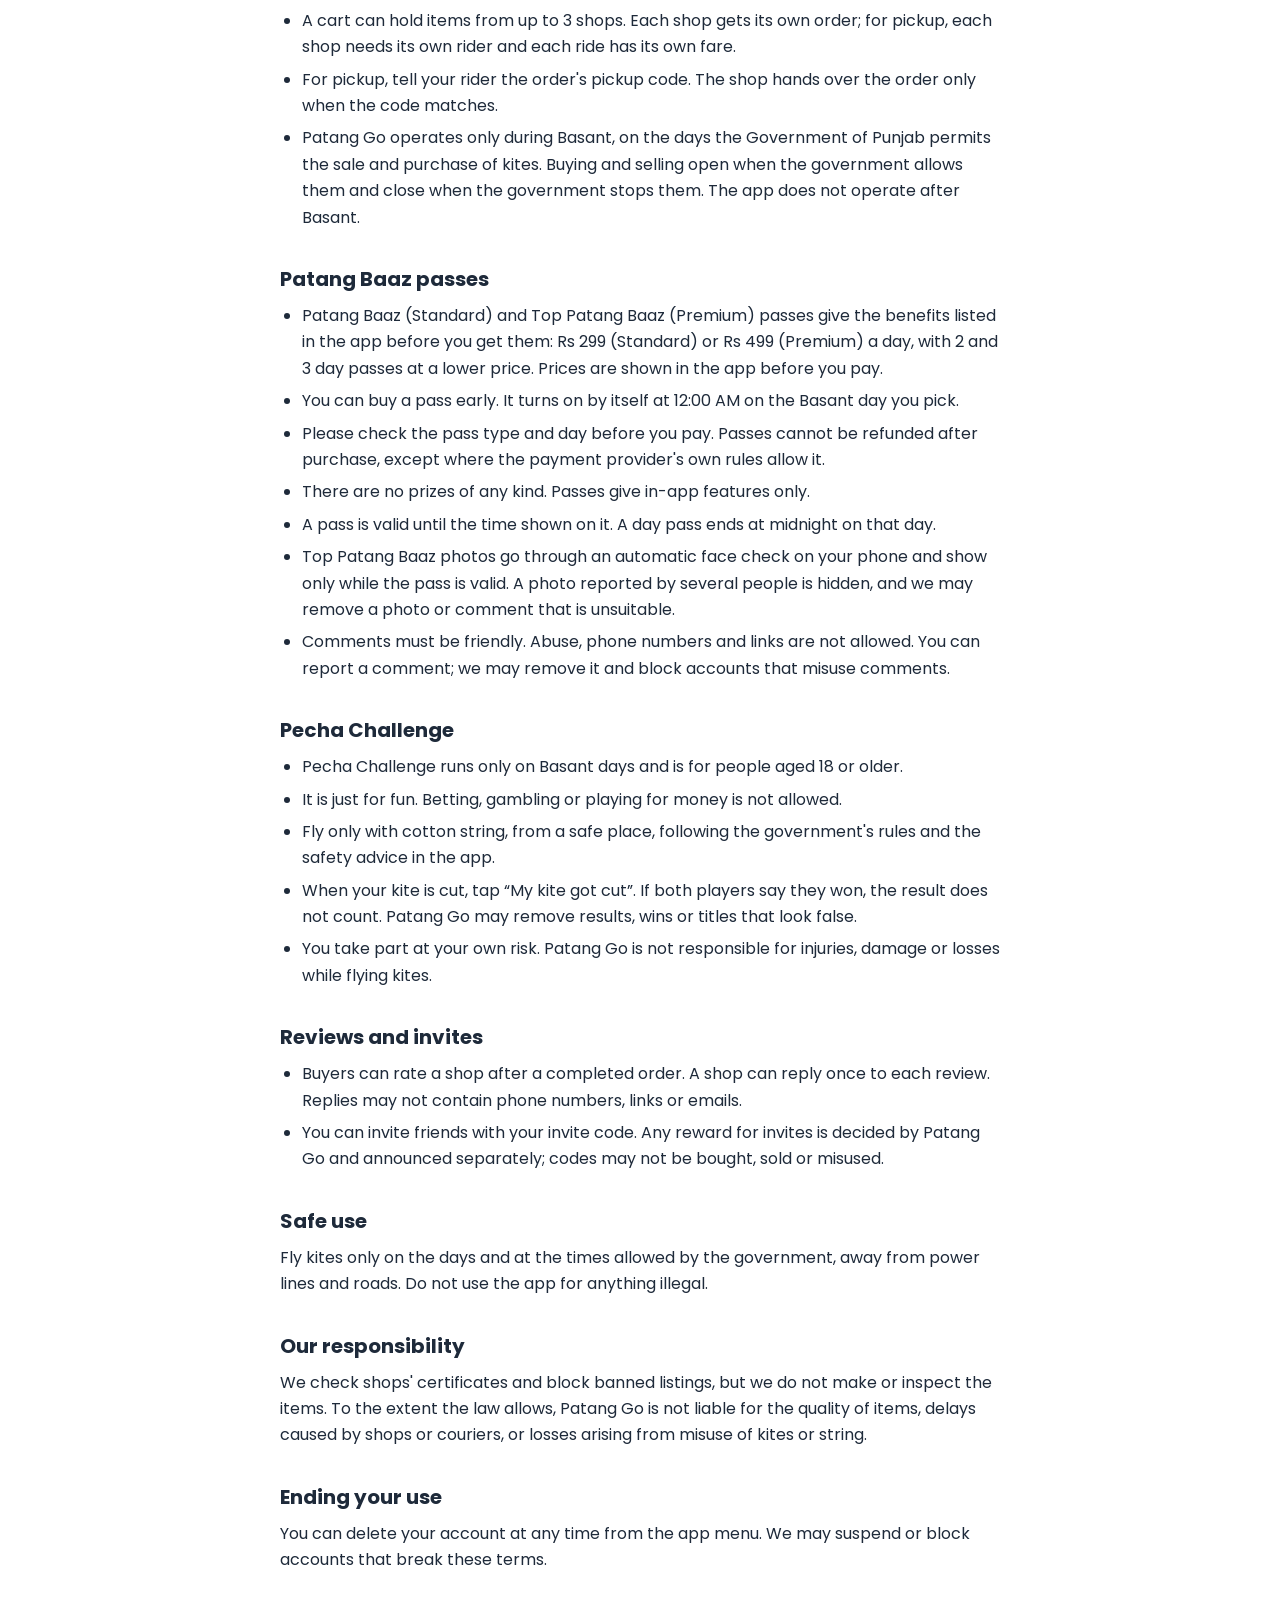
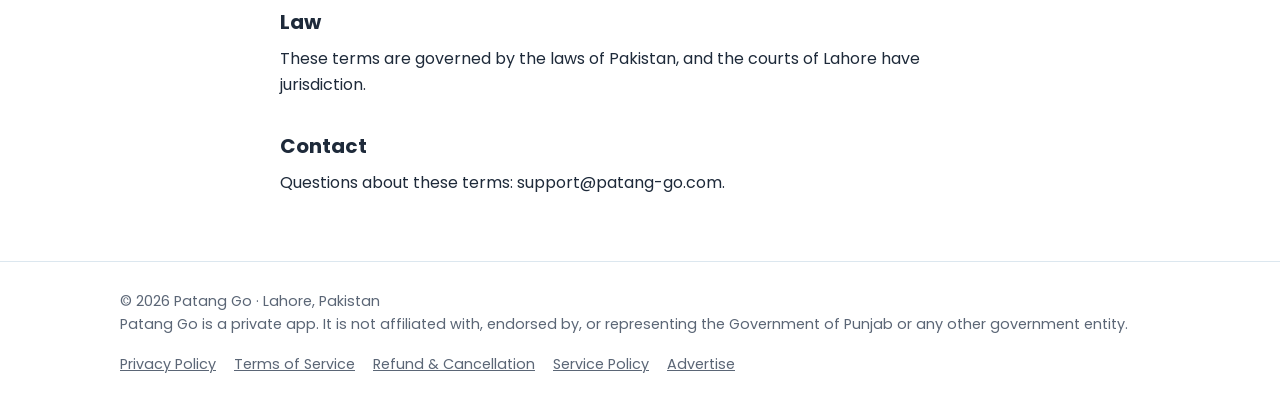
<file: terms.html>
<!doctype html>
<html lang="en">
<head>
<meta charset="utf-8">
<meta name="viewport" content="width=device-width, initial-scale=1, viewport-fit=cover">
<title>Terms of Service · Patang Go</title>
<meta name="description" content="Terms for buyers and sellers on Patang Go.">
<!-- Launch tak Google search se chhupi: launch par ye line hata dein -->
<meta name="robots" content="noindex, nofollow">
<link rel="preconnect" href="https://fonts.googleapis.com">
<link rel="preconnect" href="https://fonts.gstatic.com" crossorigin>
<link rel="stylesheet" href="https://fonts.googleapis.com/css2?family=Poppins:wght@400;500;600;700;800&family=Noto+Nastaliq+Urdu:wght@500&display=swap">
<style>
/* Layout: sky-blue header band over a white page; content in one 1080px column,
   hero splits into copy + portrait Basant photo, stacking on phones. */
:root {
  --sky: #0EA5E9;
  --sky-deep: #0369A1;
  --gold: #E8A400;
  --gold-ink: #8F6300;
  --on-gold: #2F2100;
  --ink: #1E2A3A;
  --muted: #5B6676;
  --bg: #FFFFFF;
  --bg-soft: #F2F8FC;
  --line: #DCE7EF;
  --danger: #B42318;
  --danger-bg: #FDECEC;
  --font-display: 'Poppins', 'Segoe UI', system-ui, sans-serif;
  --font-body: 'Poppins', 'Segoe UI', system-ui, sans-serif;
  --font-urdu: 'Noto Nastaliq Urdu', 'Jameel Noori Nastaleeq', serif;
}
@media (prefers-color-scheme: dark) {
  :root:not([data-theme="light"]) {
    --sky: #38BDF8; --sky-deep: #7DD3FC; --gold: #F5B82E; --gold-ink: #F7C95A;
    --on-gold: #2F2100; --ink: #E6EDF5; --muted: #9AA8B8; --bg: #0E1621;
    --bg-soft: #152131; --line: #24344A; --danger: #FF8A80; --danger-bg: #3A1E1E;
    color-scheme: dark;
  }
}
:root[data-theme="dark"] {
  --sky: #38BDF8; --sky-deep: #7DD3FC; --gold: #F5B82E; --gold-ink: #F7C95A;
  --on-gold: #2F2100; --ink: #E6EDF5; --muted: #9AA8B8; --bg: #0E1621;
  --bg-soft: #152131; --line: #24344A; --danger: #FF8A80; --danger-bg: #3A1E1E;
  color-scheme: dark;
}
*, *::before, *::after { box-sizing: border-box; }
body {
  margin: 0; background: var(--bg); color: var(--ink);
  font-family: var(--font-body); font-size: 16px; line-height: 1.65;
}
img { max-width: 100%; display: block; }
a { color: var(--sky-deep); }
a:focus-visible, button:focus-visible { outline: 3px solid var(--gold); outline-offset: 2px; }
.wrap { max-width: 1080px; margin: 0 auto; padding-inline: 20px; }
h1, h2, h3 { font-family: var(--font-display); line-height: 1.2; text-wrap: balance; margin: 0; }
h1 { font-size: clamp(2rem, 5vw, 3.1rem); font-weight: 800; letter-spacing: -0.01em; }
h2 { font-size: clamp(1.5rem, 3vw, 2rem); font-weight: 700; }
h3 { font-size: 1.1rem; font-weight: 600; }
p { margin: 0; }
.eyebrow {
  font-size: 0.78rem; font-weight: 600; letter-spacing: 0.12em; text-transform: uppercase;
  color: var(--gold-ink);
}

/* Header */
.top { border-bottom: 1px solid var(--line); background: var(--bg); }
.top .wrap { display: flex; align-items: center; justify-content: space-between; gap: 16px;
  flex-wrap: wrap; padding-block: 14px; }
.brand { display: flex; align-items: center; gap: 10px; text-decoration: none; color: var(--ink); }
.brand-mark { width: 36px; height: 36px; flex: none; }
.brand-name { font-family: var(--font-display); font-weight: 800; font-size: 1.25rem; }
.brand-name b { color: var(--sky); font-weight: 800; }
.nav { display: flex; gap: 18px; flex-wrap: wrap; font-size: 0.95rem; }
.nav a { color: var(--muted); text-decoration: none; font-weight: 500; }
.nav a:hover { color: var(--ink); }

/* Hero */
.hero .wrap { display: grid; grid-template-columns: 1.15fr 0.85fr; gap: 48px; align-items: center;
  padding-block: 56px 64px; }
.hero-copy { display: grid; gap: 20px; min-width: 0; }
.hero-copy .lead { font-size: 1.12rem; color: var(--muted); max-width: 34rem; }
.urdu { font-family: var(--font-urdu); direction: rtl; font-size: 1.15rem; line-height: 2.2;
  color: var(--ink); }
.actions { display: flex; gap: 12px; flex-wrap: wrap; }
.btn { display: inline-flex; align-items: center; gap: 8px; padding: 12px 20px; border-radius: 12px;
  font-weight: 600; text-decoration: none; font-size: 0.98rem; }
.btn-gold { background: var(--gold); color: var(--on-gold); }
.btn-line { border: 1.5px solid var(--line); color: var(--ink); }
.btn-line:hover { border-color: var(--sky); }
.soon { font-size: 0.85rem; color: var(--muted); }
.hero-photo { position: relative; border-radius: 22px; overflow: hidden; aspect-ratio: 3 / 4;
  max-width: 100%; box-shadow: 0 18px 50px -24px rgba(3, 105, 161, 0.55); }
.hero-photo img { width: 100%; height: 100%; object-fit: cover; object-position: 50% 62%; }
.hero-photo figcaption { position: absolute; left: 12px; bottom: 12px; right: 12px;
  background: rgba(14, 22, 33, 0.72); color: #fff; font-size: 0.82rem; padding: 8px 12px;
  border-radius: 10px; }

/* Sections */
section.band { padding-block: 64px; }
section.soft { background: var(--bg-soft); }
.section-head { display: grid; gap: 8px; margin-bottom: 32px; max-width: 40rem; }
.section-head p { color: var(--muted); }
.steps { display: grid; grid-template-columns: repeat(3, minmax(0, 1fr)); gap: 24px;
  list-style: none; margin: 0; padding: 0; counter-reset: step; }
.steps li { display: grid; gap: 8px; align-content: start; counter-increment: step; min-width: 0; }
.steps li::before { content: counter(step); width: 36px; height: 36px; border-radius: 50%;
  display: grid; place-items: center; font-weight: 700; background: var(--sky); color: #fff; }
.steps p { color: var(--muted); }
.services { display: grid; grid-template-columns: repeat(4, minmax(0, 1fr)); gap: 16px; margin: 8px 0 0; padding: 0; }
.services li { list-style: none; border: 1px solid var(--line); border-radius: 16px; padding: 18px;
  display: grid; gap: 6px; align-content: start; min-width: 0; }
.services h3 { font-size: 1.05rem; }
.services p { color: var(--muted); font-size: 0.95rem; }
.services .price { font-weight: 700; }

.split { display: grid; grid-template-columns: 1fr 1fr; gap: 40px; align-items: start; }
.split > * { min-width: 0; }
.checklist { list-style: none; padding: 0; margin: 16px 0 0; display: grid; gap: 10px; }
.checklist li { padding-left: 28px; position: relative; }
.checklist li::before { content: ''; position: absolute; left: 0; top: 0.45em; width: 14px; height: 14px;
  border-radius: 4px; background: var(--sky); }
.fees { border: 1px solid var(--line); border-radius: 18px; padding: 24px; display: grid; gap: 16px;
  background: var(--bg); }
.fee-row { display: flex; justify-content: space-between; align-items: baseline; gap: 16px;
  border-bottom: 1px dashed var(--line); padding-bottom: 12px; }
.fee-row:last-of-type { border-bottom: 0; padding-bottom: 0; }
.fee-row strong { font-family: var(--font-display); font-size: 1.6rem; color: var(--gold-ink);
  font-variant-numeric: tabular-nums; }
.fee-note { font-size: 0.85rem; color: var(--muted); }
.example { font-size: 0.9rem; background: var(--bg-soft); border-radius: 12px; padding: 12px 14px;
  font-variant-numeric: tabular-nums; }

.banned { display: flex; flex-wrap: wrap; gap: 8px; margin-top: 16px; }
.banned span { background: var(--danger-bg); color: var(--danger); font-weight: 600; font-size: 0.88rem;
  padding: 6px 12px; border-radius: 999px; }
.allowed { margin-top: 14px; font-weight: 600; }

/* Season notice: the app only runs while the government allows Basant sales */
.season { border: 1px solid var(--line); border-left: 5px solid var(--gold); border-radius: 14px;
  padding: 18px 20px; background: var(--bg); display: grid; gap: 8px; max-width: 46rem; }
.season h3 { margin: 0; font-size: 1.1rem; }
.season p { margin: 0; color: var(--muted); }
.season ul { margin: 4px 0 0; padding-left: 20px; display: grid; gap: 4px; }
.allowed em { font-style: normal; color: var(--sky-deep); }
.notice { margin-top: 20px; border-right: 4px solid var(--danger); padding: 4px 16px 4px 0; }

.contact { display: grid; grid-template-columns: repeat(3, minmax(0, 1fr)); gap: 24px; }
.contact div { display: grid; gap: 4px; min-width: 0; }
.contact .label { font-size: 0.8rem; color: var(--muted); text-transform: uppercase; letter-spacing: 0.1em; }
.contact .value { font-weight: 600; overflow-wrap: anywhere; }

footer { border-top: 1px solid var(--line); padding-block: 28px; font-size: 0.9rem; color: var(--muted); }
footer .wrap { display: flex; justify-content: space-between; gap: 16px; flex-wrap: wrap; }
footer nav { display: flex; gap: 18px; flex-wrap: wrap; }
footer a { color: var(--muted); }

/* Policy pages */
.doc { padding-block: 48px 64px; }
.doc .wrap { max-width: 760px; }
.doc h1 { font-size: clamp(1.8rem, 4vw, 2.4rem); }
.doc .updated { color: var(--muted); margin-top: 8px; }
.doc h2 { font-size: 1.25rem; margin-top: 36px; }
.doc p, .doc li { color: var(--ink); }
.doc p { margin-top: 12px; }
.doc ul { margin: 12px 0 0; padding-left: 22px; display: grid; gap: 6px; }
.ads { display: grid; gap: 14px; margin-top: 20px; }
.ad { border: 1px solid var(--line); border-radius: 16px; padding: 18px; display: grid; gap: 12px; }
.ad h2 { margin: 0; font-size: 1.15rem; display: flex; justify-content: space-between; gap: 8px;
  flex-wrap: wrap; align-items: baseline; }
.ad .count { font-size: .82rem; color: var(--gold-ink); font-weight: 700; }
.facts { display: grid; grid-template-columns: repeat(3, minmax(0, 1fr)); gap: 8px; }
@media (max-width: 560px) { .facts { grid-template-columns: 1fr; } }
.fact { background: var(--bg-soft); border-radius: 10px; padding: 8px 12px; min-width: 0; }
.fact span { display: block; font-size: 11px; text-transform: uppercase; letter-spacing: .06em;
  color: var(--muted); }
.fact b { font-size: .95rem; }
.ad .row { display: flex; justify-content: space-between; align-items: center; gap: 10px; flex-wrap: wrap; }
.ad .price { color: var(--muted); font-size: .92rem; }
.btn-sky { background: var(--sky); color: #fff; }
.report { border: 1.5px solid var(--sky); border-radius: 16px; padding: 18px; margin-top: 24px;
  background: var(--bg-soft); }
.report h2 { margin: 0; }

@media (max-width: 820px) {
  .hero .wrap { grid-template-columns: 1fr; padding-block: 36px 48px; gap: 28px; }
  .hero-photo { aspect-ratio: 4 / 3; }
  .steps, .split, .contact { grid-template-columns: 1fr; }
  .services { grid-template-columns: repeat(2, minmax(0, 1fr)); }
  section.band { padding-block: 48px; }
}
@media (prefers-reduced-motion: no-preference) {
  .btn { transition: transform 0.15s ease; }
  .btn:hover { transform: translateY(-1px); }
}
</style>
</head>
<body>
<header class="top">
  <div class="wrap">
    <a class="brand" href="./"><svg class="brand-mark" viewBox="0 0 40 40" aria-hidden="true"><path d="M20 2 L36 18 L20 34 L4 18 Z" fill="#0EA5E9"/><path d="M20 2 L36 18 L20 18 Z" fill="#E8A400"/><path d="M4 18 L20 18 L20 34 Z" fill="#E8A400"/><path d="M20 2 V34 M4 18 H36" stroke="#fff" stroke-width="1.5"/><path d="M20 34 q3 3 0 6" stroke="#0EA5E9" stroke-width="1.5" fill="none"/></svg><span class="brand-name">Patang <b>Go</b></span></a>
    <nav class="nav" aria-label="Main">
      <a href="./#services">Services</a>
      <a href="./#how">How it works</a>
      <a href="./#sellers">For sellers</a>
      <a href="./#rules">Rules</a>
      <a href="./#contact">Contact</a>
    </nav>
  </div>
</header>
<main class="doc"><div class="wrap">
<h1>Terms of Service</h1>
<p class="updated">Last updated: 28 October 2026</p>
<h2>About Patang Go</h2>
<p>Patang Go is a marketplace. It lets buyers find and order kites, cotton string, spools and accessories from independent shops. The shop, not Patang Go, sells the items and is responsible for them. By using the app you agree to these terms.</p><h2>Accounts</h2>
<ul><li>You sign in with a Google account and must give true information.</li><li>One Google account can be either a buyer or a seller.</li><li>Keep your account secure. You are responsible for activity on it.</li></ul><h2>Sellers</h2>
<ul><li>Sellers must hold a valid government license or permit to sell kites and string and must upload a clear photo of their certificate and a clear selfie holding their CNIC, take a second selfie for the live check, and scan the QR code on their government certificate when Patang Go asks for it. One certificate can be used for one shop only.</li><li>Sellers pack every order safely (sheet, box or card) at their own cost.</li><li>A shop goes live only after Patang Go approves it. We may reject, suspend or remove a shop at any time, for example if its certificate is invalid or it breaks these rules.</li><li>Sellers must list accurate prices and stock and deliver the items buyers order.</li><li>Listing a shop and selling on Patang Go is free. Buyers pay the shop directly.</li></ul><h2>Banned items</h2>
<p>Metal, chemical-coated, glass (sheesha), nylon, plastic, wire (taar) and Chinese string are banned under government rules and may not be listed. String must be cotton. Listings with banned material are blocked, and shops that sell them are suspended and may be reported to the authorities.</p><h2>Orders</h2>
<ul><li>An order is placed when the buyer submits it and is completed when the buyer confirms they received it.</li><li>The shop may accept or reject an order. The buyer may cancel an order before the shop accepts it. Patang Go may cancel orders that look fraudulent or unsafe.</li><li>Patang Go charges no fee on kite orders. The buyer and the shop agree on payment and the buyer pays the shop directly.</li><li>One order can include up to 4 different items from the same shop. If an item has sizes or colours, the buyer can choose one.</li><li>Buyers and shops can chat about an order in the app while it is active. Keep the deal in the app: phone numbers, links and emails are not allowed in chat.</li><li>If an order does not arrive, is wrong or arrives damaged, the buyer can report a problem from the order (with a photo). Patang Go reviews it and its decision is shown on the order.</li><li>For pickup orders the buyer may send a rider and should add the rider's name, phone and bike number in the app. The shop checks them and the pickup code before handing over. Once the shop hands the order to the buyer's rider, responsibility for it passes to the buyer and the ride company. Pickup orders above Rs 20,000 are handed over only to the buyer in person.</li><li>A cart can hold items from up to 3 shops. Each shop gets its own order; for pickup, each shop needs its own rider and each ride has its own fare.</li><li>For pickup, tell your rider the order's pickup code. The shop hands over the order only when the code matches.</li><li>Patang Go operates only during Basant, on the days the Government of Punjab permits the sale and purchase of kites. Buying and selling open when the government allows them and close when the government stops them. The app does not operate after Basant.</li></ul><h2>Patang Baaz passes</h2>
<ul><li>Patang Baaz (Standard) and Top Patang Baaz (Premium) passes give the benefits listed in the app before you get them: Rs 299 (Standard) or Rs 499 (Premium) a day, with 2 and 3 day passes at a lower price. Prices are shown in the app before you pay.</li><li>You can buy a pass early. It turns on by itself at 12:00 AM on the Basant day you pick.</li><li>Please check the pass type and day before you pay. Passes cannot be refunded after purchase, except where the payment provider's own rules allow it.</li><li>There are no prizes of any kind. Passes give in-app features only.</li><li>A pass is valid until the time shown on it. A day pass ends at midnight on that day.</li><li>Top Patang Baaz photos go through an automatic face check on your phone and show only while the pass is valid. A photo reported by several people is hidden, and we may remove a photo or comment that is unsuitable.</li><li>Comments must be friendly. Abuse, phone numbers and links are not allowed. You can report a comment; we may remove it and block accounts that misuse comments.</li></ul><h2>Pecha Challenge</h2>
<ul><li>Pecha Challenge runs only on Basant days and is for people aged 18 or older.</li><li>It is just for fun. Betting, gambling or playing for money is not allowed.</li><li>Fly only with cotton string, from a safe place, following the government's rules and the safety advice in the app.</li><li>When your kite is cut, tap “My kite got cut”. If both players say they won, the result does not count. Patang Go may remove results, wins or titles that look false.</li><li>You take part at your own risk. Patang Go is not responsible for injuries, damage or losses while flying kites.</li></ul><h2>Reviews and invites</h2>
<ul><li>Buyers can rate a shop after a completed order. A shop can reply once to each review. Replies may not contain phone numbers, links or emails.</li><li>You can invite friends with your invite code. Any reward for invites is decided by Patang Go and announced separately; codes may not be bought, sold or misused.</li></ul><h2>Safe use</h2>
<p>Fly kites only on the days and at the times allowed by the government, away from power lines and roads. Do not use the app for anything illegal.</p><h2>Our responsibility</h2>
<p>We check shops' certificates and block banned listings, but we do not make or inspect the items. To the extent the law allows, Patang Go is not liable for the quality of items, delays caused by shops or couriers, or losses arising from misuse of kites or string.</p><h2>Ending your use</h2>
<p>You can delete your account at any time from the app menu. We may suspend or block accounts that break these terms.</p><h2>Law</h2>
<p>These terms are governed by the laws of Pakistan, and the courts of Lahore have jurisdiction.</p><h2>Contact</h2>
<p>Questions about these terms: support@patang-go.com.</p>
</div></main>
<footer>
  <div class="wrap">
    <span>© 2026 Patang Go · Lahore, Pakistan<br>
      Patang Go is a private app. It is not affiliated with, endorsed by, or representing the
      Government of Punjab or any other government entity.</span>
    <nav aria-label="Legal">
      <a href="privacy.html">Privacy Policy</a>
      <a href="terms.html">Terms of Service</a>
      <a href="refund.html">Refund &amp; Cancellation</a>
      <a href="service.html">Service Policy</a>
      <a href="advertise.html">Advertise</a>
    </nav>
  </div>
</footer>
</body>
</html>
</file>
